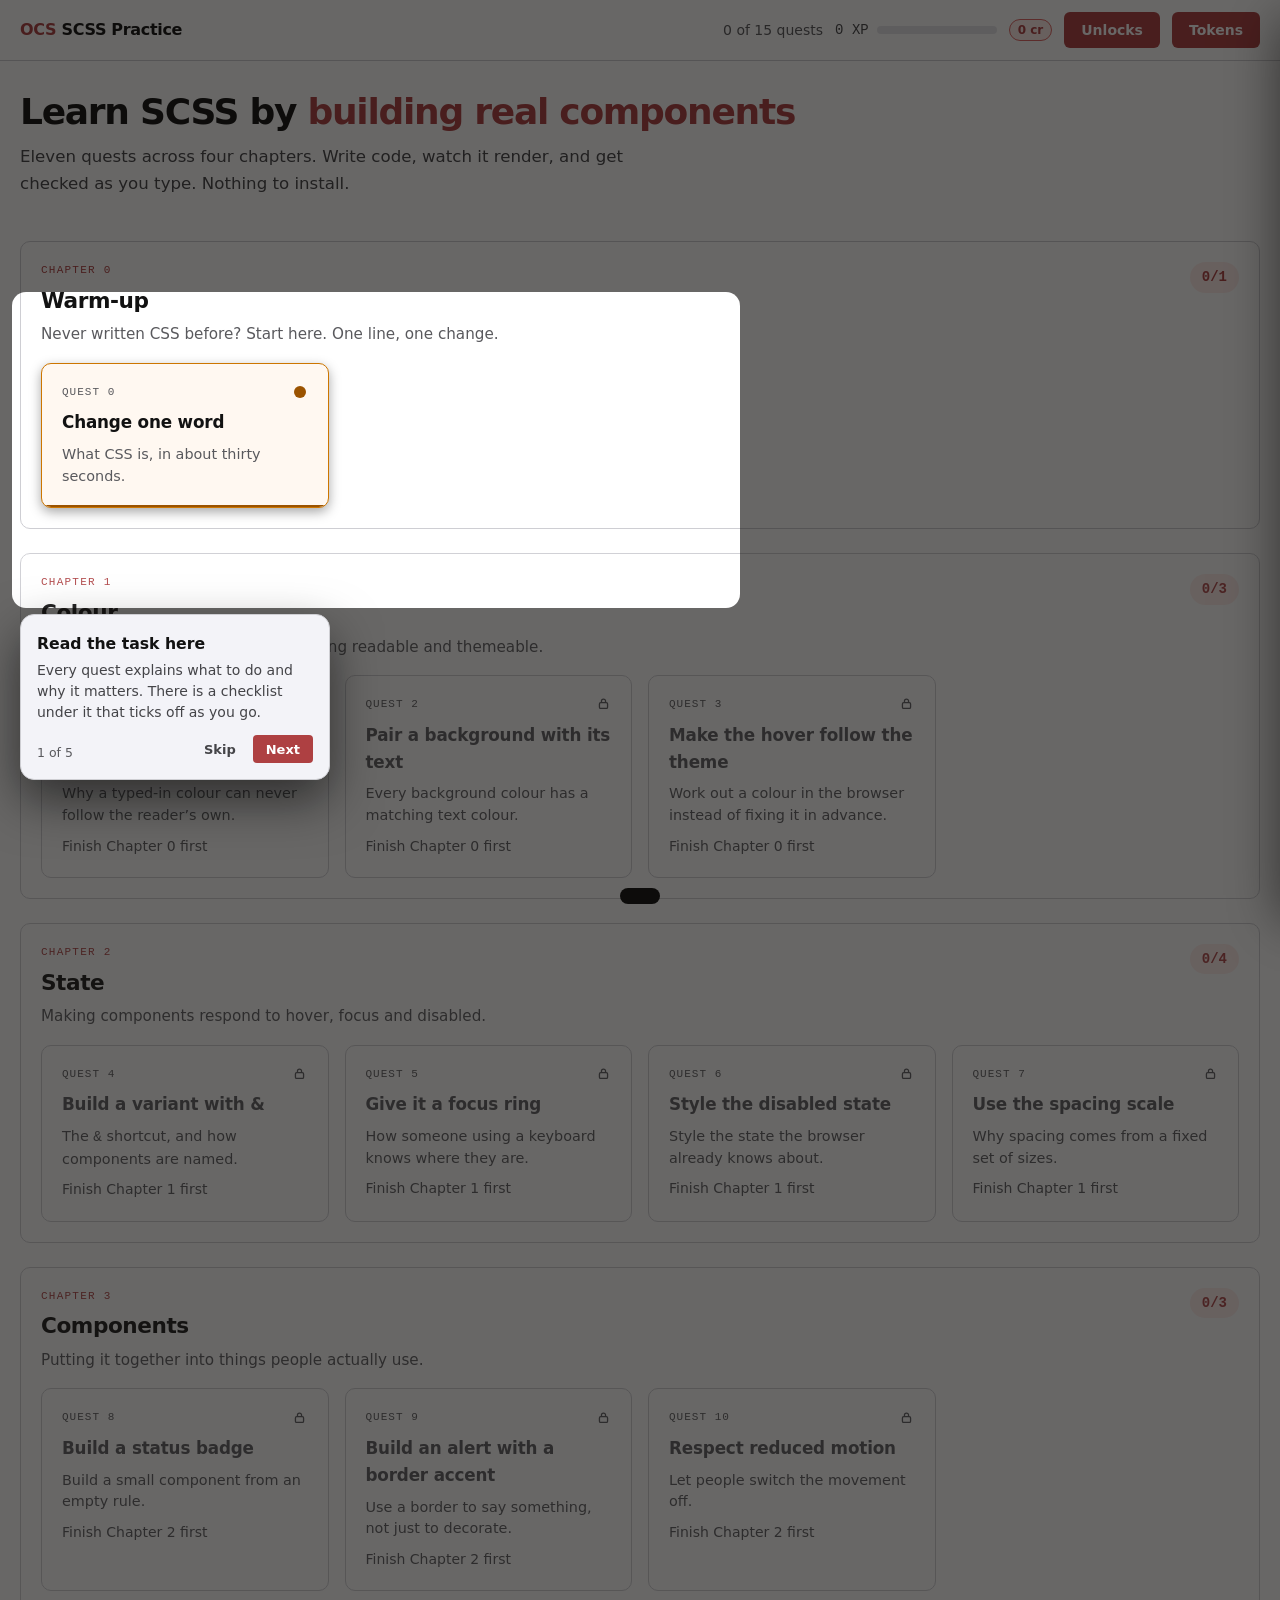
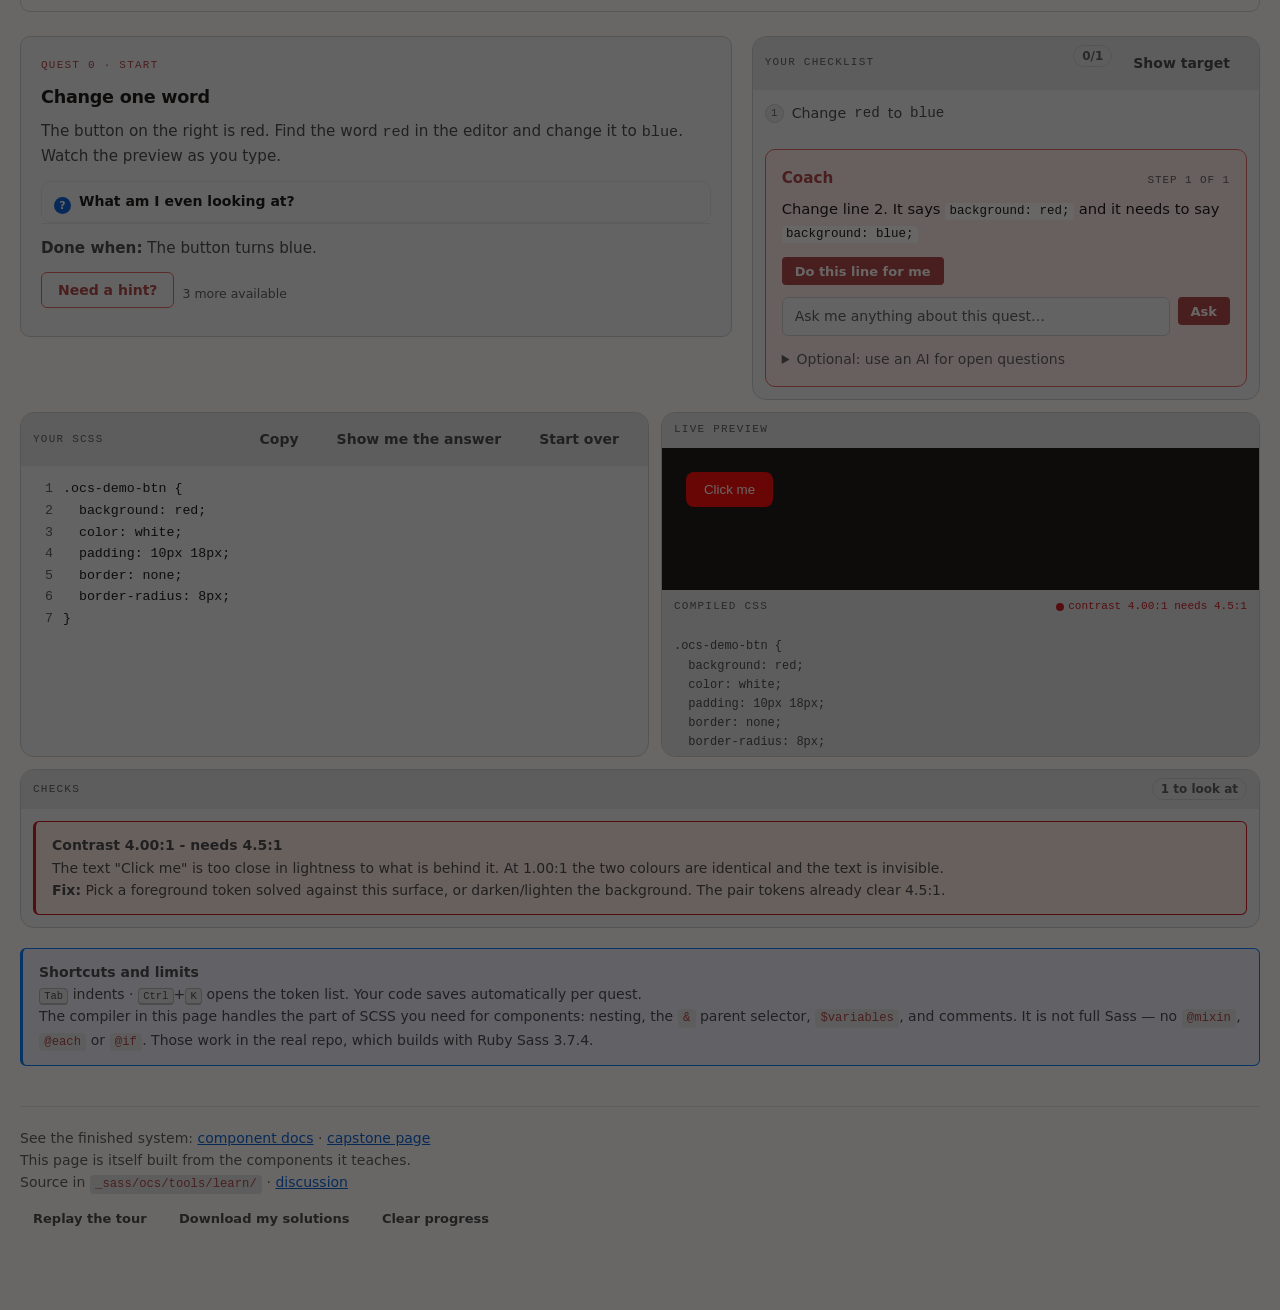
<file: learn.html>
<!-- Built by _sass/ocs/tools/learn/build.py from the parts in that folder. Edit the parts, not this file. -->
<!doctype html>
<html lang="en"><head>
<meta charset="utf-8">
<title>SCSS Practice — OCS</title>
<meta name="viewport" content="width=device-width, initial-scale=1">
<meta name="description" content="Learn SCSS by building real components for the Open Coding Society design system.">
<link rel="preconnect" href="https://fonts.googleapis.com">
<link rel="preconnect" href="https://fonts.gstatic.com" crossorigin>
<link rel="stylesheet" href="https://fonts.googleapis.com/css2?family=IBM+Plex+Sans:wght@400;500;600;700&family=IBM+Plex+Mono:wght@400;500&display=swap">
<style>/*!
 * OCS Design System -- GENERATED FILE, DO NOT EDIT
 *
 * Source:    _sass/ocs/
 * Generator: _sass/ocs/tools/build.sh
 * Rebuild:   bash _sass/ocs/tools/build.sh
 *
 * Hand-edits here are destroyed on the next build. Change the SCSS instead.
 */
:root {
  --ocs-surface-base: #121212;
  --ocs-surface-raised: #1C1C1E;
  --ocs-surface-elevated: #2C2C2E;
  --ocs-surface-overlay: rgba(0, 0, 0, 0.72);
  --ocs-text: #FFFFFF;
  --ocs-text-secondary: #E1E1E6;
  --ocs-text-muted: #949498;
  --ocs-text-inverse: #121212;
  --ocs-coral-50: #FFD7D1;
  --ocs-coral-100: #FFC8C2;
  --ocs-coral-200: #FFAFAA;
  --ocs-coral-300: #FF9490;
  --ocs-coral-400: #F27A77;
  --ocs-coral-500: #E06665;
  --ocs-coral-600: #BA4C4C;
  --ocs-coral-700: #9C3739;
  --ocs-coral-800: #7F2228;
  --ocs-coral-900: #630C17;
  --ocs-neutral-50: #F3F3F8;
  --ocs-neutral-100: #E5E5E9;
  --ocs-neutral-200: #CECED3;
  --ocs-neutral-300: #B6B6BA;
  --ocs-neutral-400: #9D9DA2;
  --ocs-neutral-500: #8E8E93;
  --ocs-neutral-600: #6F6F74;
  --ocs-neutral-700: #59595D;
  --ocs-neutral-800: #444448;
  --ocs-neutral-900: #303033;
  --ocs-brand: #EA706E;
  --ocs-brand-border: #E06665;
  --ocs-brand-bg: #3B2827;
  --ocs-info: #5293FF;
  --ocs-info-border: #007AFF;
  --ocs-info-bg: #272B3F;
  --ocs-success: #34C759;
  --ocs-success-border: #34C759;
  --ocs-success-bg: #283929;
  --ocs-warning: #FF9F0A;
  --ocs-warning-border: #FF9F0A;
  --ocs-warning-bg: #423220;
  --ocs-danger: #FF5E4D;
  --ocs-danger-border: #FF453A;
  --ocs-danger-bg: #412520;
  --ocs-accent: var(--ocs-brand);
  --ocs-accent-border: var(--ocs-brand-border);
  --ocs-accent-bg: var(--ocs-brand-bg);
  --ocs-accent-contrast: #121212;
  --ocs-border: #444448;
  --ocs-border-strong: #59595D;
  --ocs-border-subtle: #303033;
  --ocs-radius-none: 0;
  --ocs-radius-sm: 4px;
  --ocs-radius-md: 6px;
  --ocs-radius-lg: 10px;
  --ocs-radius-xl: 14px;
  --ocs-radius-full: 999px;
  --ocs-space-0: 0;
  --ocs-space-1: 0.25rem;
  --ocs-space-2: 0.5rem;
  --ocs-space-3: 0.75rem;
  --ocs-space-4: 1rem;
  --ocs-space-5: 1.25rem;
  --ocs-space-6: 1.5rem;
  --ocs-space-8: 2rem;
  --ocs-space-10: 2.5rem;
  --ocs-space-12: 3rem;
  --ocs-space-16: 4rem;
  --ocs-font-sans: var(--pref-font-family, Inter, system-ui, -apple-system, Segoe UI, Roboto, Helvetica Neue, Arial, sans-serif);
  --ocs-font-mono: Menlo, Monaco, Consolas, Roboto Mono, Ubuntu Mono, Liberation Mono, Courier New, monospace;
  --ocs-shadow-sm: 0 1px 2px rgba(0, 0, 0, 0.3);
  --ocs-shadow-md: 0 4px 12px rgba(0, 0, 0, 0.35);
  --ocs-shadow-lg: 0 10px 30px rgba(0, 0, 0, 0.45);
  --ocs-shadow-xl: 0 20px 50px rgba(0, 0, 0, 0.55);
  --ocs-duration-fast: 120ms;
  --ocs-duration-base: 180ms;
  --ocs-duration-slow: 280ms;
  --ocs-ease: cubic-bezier(0.2, 0, 0, 1);
  --ocs-focus-ring: 0 0 0 2px var(--ocs-surface-base), 0 0 0 4px var(--ocs-accent);
}

@supports (color: color-mix(in srgb, red 50%, blue)) {
  .user-theme-active {
    --ocs-accent: var(--pref-accent-color, var(--ocs-brand));
    --ocs-accent-border: var(--pref-accent-color, var(--ocs-brand-border));
    --ocs-accent-bg: color-mix(in srgb, var(--pref-accent-color, #EA706E) 8%, var(--pref-bg-color, #121212));
    --ocs-surface-base: var(--pref-bg-color, #121212);
    --ocs-surface-raised: color-mix(in srgb, var(--pref-bg-color, #121212) 94%, var(--pref-text-color, #FFFFFF) 6%);
    --ocs-surface-elevated: color-mix(in srgb, var(--pref-bg-color, #121212) 88%, var(--pref-text-color, #FFFFFF) 12%);
    --ocs-text: var(--pref-text-color, #FFFFFF);
    --ocs-text-secondary: color-mix(in srgb, var(--pref-text-color, #FFFFFF) 88%, transparent);
    --ocs-text-muted: color-mix(in srgb, var(--pref-text-color, #FFFFFF) 64%, var(--pref-bg-color, #121212));
    --ocs-border: color-mix(in srgb, var(--pref-text-color, #FFFFFF) 22%, var(--pref-bg-color, #121212));
    --ocs-border-strong: color-mix(in srgb, var(--pref-text-color, #FFFFFF) 34%, var(--pref-bg-color, #121212));
    --ocs-border-subtle: color-mix(in srgb, var(--pref-text-color, #FFFFFF) 12%, var(--pref-bg-color, #121212));
  }
}
.ocs-light {
  --ocs-surface-base: #FFFFFF;
  --ocs-surface-raised: #F3F3F8;
  --ocs-surface-elevated: #E5E5E9;
  --ocs-surface-overlay: rgba(0, 0, 0, 0.45);
  --ocs-text: #121212;
  --ocs-text-secondary: #444448;
  --ocs-text-muted: #59595D;
  --ocs-text-inverse: #FFFFFF;
  --ocs-border: #CECED3;
  --ocs-border-strong: #B6B6BA;
  --ocs-border-subtle: #E5E5E9;
  --ocs-brand: #AE4042;
  --ocs-brand-border: #DF6564;
  --ocs-brand-bg: #FFEDEB;
  --ocs-info: #005ED9;
  --ocs-info-border: #007AFF;
  --ocs-info-bg: #EDF0FF;
  --ocs-success: #007617;
  --ocs-success-border: #00A237;
  --ocs-success-bg: #E8FCE8;
  --ocs-warning: #9B5300;
  --ocs-warning-border: #CD7600;
  --ocs-warning-bg: #FFEEDB;
  --ocs-danger: #CA121B;
  --ocs-danger-border: #CA121B;
  --ocs-danger-bg: #FFEDE6;
  --ocs-accent: #AE4042;
  --ocs-accent-border: #DF6564;
  --ocs-accent-bg: #FFEDEB;
  --ocs-accent-contrast: #FFFFFF;
}

.ocs-sr-only {
  position: absolute !important;
  width: 1px !important;
  height: 1px !important;
  padding: 0 !important;
  margin: -1px !important;
  overflow: hidden !important;
  clip: rect(0, 0, 0, 0) !important;
  white-space: nowrap !important;
  border: 0 !important;
}

.ocs-sr-only--focusable:focus-visible {
  position: static !important;
  width: auto !important;
  height: auto !important;
  margin: 0 !important;
  overflow: visible !important;
  clip: auto !important;
  white-space: normal !important;
}

.ocs-skip-link {
  position: absolute;
  top: 0.5rem;
  left: 0.5rem;
  z-index: 10001;
  padding: 0.5rem 1rem;
  border-radius: var(--ocs-radius-md);
  background: var(--ocs-accent);
  color: var(--ocs-accent-contrast);
  font-weight: 600;
  text-decoration: none;
  transform: translateY(-200%);
  transition: transform var(--ocs-duration-fast) var(--ocs-ease);
}
.ocs-skip-link:focus-visible {
  transform: translateY(0);
  outline: 2px solid var(--ocs-accent);
  outline-offset: 2px;
  box-shadow: 0 0 0 2px var(--ocs-surface-base);
}

@media (prefers-reduced-motion: reduce) {
  [class*=ocs-],
  [class*=ocs-]::before,
  [class*=ocs-]::after {
    animation-duration: 0.01ms !important;
    animation-iteration-count: 1 !important;
    transition-duration: 0.01ms !important;
    scroll-behavior: auto !important;
  }
}
@media (forced-colors: active) {
  .ocs-btn, .ocs__btn,
  .ocs-input,
  .ocs-select,
  .ocs-textarea,
  .ocs-card,
  .ocs-alert {
    border: 1px solid ButtonBorder;
  }
  .ocs-btn:focus-visible, .ocs__btn:focus-visible,
  .ocs-input:focus-visible {
    outline: 2px solid Highlight;
  }
}
.ocs-btn, .ocs__btn {
  --btn-bg: var(--ocs-accent);
  --btn-fg: var(--ocs-accent-contrast);
  --btn-border: transparent;
  --btn-bg-hover: color-mix(in srgb, var(--ocs-accent) 86%, #fff);
  --btn-bg-active: color-mix(in srgb, var(--ocs-accent) 78%, #000);
  display: inline-flex;
  align-items: center;
  justify-content: center;
  gap: 0.5rem;
  height: 2.25rem;
  padding-inline: 1rem;
  border: 1px solid var(--btn-border);
  border-radius: var(--ocs-radius-md);
  background: var(--btn-bg);
  color: var(--btn-fg);
}
.ocs-btn.ocs-btn, .ocs__btn {
  background: var(--btn-bg);
  color: var(--btn-fg);
  border: 1px solid var(--btn-border);
}
.ocs-btn, .ocs__btn {
  font-family: var(--ocs-font-sans);
  font-size: 0.875rem;
  font-weight: 600;
  line-height: 1;
  letter-spacing: 0;
  text-align: center;
  text-decoration: none;
  white-space: nowrap;
  cursor: pointer;
  user-select: none;
  transition: background-color var(--ocs-duration-fast) var(--ocs-ease), border-color var(--ocs-duration-fast) var(--ocs-ease), color var(--ocs-duration-fast) var(--ocs-ease);
}
.ocs-btn:focus, .ocs__btn:focus {
  outline: none;
}
.ocs-btn:focus-visible, .ocs__btn:focus-visible {
  outline: 2px solid var(--ocs-accent);
  outline-offset: 2px;
  box-shadow: 0 0 0 2px var(--ocs-surface-base);
}
.ocs-btn:hover:not(:disabled):not([aria-disabled=true]), .ocs__btn:hover:not(:disabled):not([aria-disabled=true]) {
  background: var(--btn-bg-hover);
}
.ocs-btn:active:not(:disabled):not([aria-disabled=true]), .ocs__btn:active:not(:disabled):not([aria-disabled=true]) {
  background: var(--btn-bg-active);
}
.ocs-btn:disabled, .ocs__btn:disabled, .ocs-btn[aria-disabled=true], [aria-disabled=true].ocs__btn {
  opacity: 0.45;
  cursor: not-allowed;
  pointer-events: none;
}
.ocs-btn svg, .ocs__btn svg,
.ocs-btn .ocs-btn__icon,
.ocs__btn .ocs-btn__icon {
  flex: 0 0 auto;
  width: 1em;
  height: 1em;
  fill: currentColor;
}
.ocs-btn--primary {
  --btn-bg: var(--ocs-accent);
  --btn-fg: var(--ocs-accent-contrast);
  --btn-border: transparent;
}
.ocs-btn--secondary {
  --btn-bg: transparent;
  --btn-fg: var(--ocs-accent);
  --btn-border: var(--ocs-accent-border);
  --btn-bg-hover: var(--ocs-accent-bg);
  --btn-bg-active: color-mix(in srgb, var(--ocs-accent-bg) 70%, #000);
}
.ocs-btn--ghost {
  --btn-bg: transparent;
  --btn-fg: var(--ocs-text-secondary);
  --btn-border: transparent;
  --btn-bg-hover: var(--ocs-surface-elevated);
  --btn-bg-active: var(--ocs-surface-raised);
}
.ocs-btn--ghost:hover:not(:disabled) {
  color: var(--ocs-text);
}
.ocs-btn--danger {
  --btn-bg: var(--ocs-danger-border);
  --btn-fg: var(--ocs-text-inverse);
  --btn-border: transparent;
  --btn-bg-hover: color-mix(in srgb, var(--ocs-danger-border) 86%, #fff);
  --btn-bg-active: color-mix(in srgb, var(--ocs-danger-border) 78%, #000);
}
.ocs-btn--sm, .ocs__btn.small {
  height: 1.75rem;
  padding-inline: 0.75rem;
  font-size: 0.8125rem;
  border-radius: var(--ocs-radius-sm);
}
.ocs-btn--lg, .ocs__btn.large {
  height: 2.75rem;
  padding-inline: 1.5rem;
  font-size: 1rem;
  border-radius: var(--ocs-radius-lg);
}
.ocs-btn--icon, .ocs__btn--icon {
  width: 2.25rem;
  padding-inline: 0;
}
.ocs-btn--icon.ocs-btn--sm, .ocs-btn--sm.ocs__btn--icon, .ocs-btn--icon.ocs__btn.small, .ocs__btn--icon.ocs__btn.small {
  width: 1.75rem;
}
.ocs-btn--icon.ocs-btn--lg, .ocs-btn--lg.ocs__btn--icon, .ocs-btn--icon.ocs__btn.large, .ocs__btn--icon.ocs__btn.large {
  width: 2.75rem;
}
.ocs-btn--pill {
  border-radius: var(--ocs-radius-full);
}
.ocs-btn--block {
  display: flex;
  width: 100%;
}
.ocs-btn[aria-busy=true], [aria-busy=true].ocs__btn {
  cursor: progress;
  pointer-events: none;
}
.ocs-btn[aria-busy=true]::after, [aria-busy=true].ocs__btn::after {
  content: "";
  width: 0.875em;
  height: 0.875em;
  border: 2px solid currentColor;
  border-top-color: transparent;
  border-radius: 50%;
  animation: ocs-spin 0.6s linear infinite;
}

@media (pointer: coarse) {
  .ocs-btn, .ocs__btn {
    position: relative;
  }
  .ocs-btn::before, .ocs__btn::before {
    content: "";
    position: absolute;
    inset: 50% auto auto 50%;
    width: max(100%, 44px);
    height: max(100%, 44px);
    transform: translate(-50%, -50%);
  }
}
@keyframes ocs-spin {
  to {
    transform: rotate(360deg);
  }
}
.ocs-btn-group {
  display: inline-flex;
}
.ocs-btn-group .ocs-btn, .ocs-btn-group .ocs__btn {
  border-radius: 0;
}
.ocs-btn-group .ocs-btn:first-child, .ocs-btn-group .ocs__btn:first-child {
  border-start-start-radius: var(--ocs-radius-md);
  border-end-start-radius: var(--ocs-radius-md);
}
.ocs-btn-group .ocs-btn:last-child, .ocs-btn-group .ocs__btn:last-child {
  border-start-end-radius: var(--ocs-radius-md);
  border-end-end-radius: var(--ocs-radius-md);
}
.ocs-btn-group .ocs-btn:not(:first-child), .ocs-btn-group .ocs__btn:not(:first-child) {
  margin-inline-start: -1px;
}
.ocs-btn-group .ocs-btn:focus-visible, .ocs-btn-group .ocs__btn:focus-visible {
  z-index: 1;
}

.ocs-field {
  display: flex;
  flex-direction: column;
  gap: 0.5rem;
  margin-block-end: 1rem;
}
.ocs-field--inline {
  flex-direction: row;
  align-items: center;
  gap: 0.75rem;
}

.ocs-label {
  font-family: var(--ocs-font-sans);
  font-size: 0.875rem;
  font-weight: 600;
  line-height: 1.5;
  color: var(--ocs-text-secondary);
}
.ocs-label--required::after {
  content: " *";
  color: var(--ocs-danger);
}

.ocs-input {
  width: 100%;
  min-height: 2.25rem;
  padding: 0.5rem 0.75rem;
  border: 1px solid var(--ocs-border);
  border-radius: var(--ocs-radius-md);
  background: var(--ocs-surface-raised);
  color: var(--ocs-text);
}
.ocs-input.ocs-input {
  border: 1px solid var(--ocs-border);
  background: var(--ocs-surface-raised);
  color: var(--ocs-text);
}
.ocs-input {
  font-family: var(--ocs-font-sans);
  font-size: 0.875rem;
  line-height: 1.5;
  transition: border-color var(--ocs-duration-fast) var(--ocs-ease), background-color var(--ocs-duration-fast) var(--ocs-ease);
}
.ocs-input::placeholder {
  color: var(--ocs-text-muted);
  opacity: 1;
}
.ocs-input:hover:not(:disabled) {
  border-color: var(--ocs-border-strong);
}
.ocs-input:focus {
  outline: none;
}
.ocs-input:focus-visible {
  border-color: var(--ocs-accent);
  outline: 2px solid var(--ocs-accent);
  outline-offset: 1px;
  box-shadow: 0 0 0 1px var(--ocs-surface-base);
}
.ocs-input:disabled {
  opacity: 0.5;
  cursor: not-allowed;
  background: var(--ocs-surface-base);
}
.ocs-input[aria-invalid=true] {
  border-color: var(--ocs-danger-border);
}
.ocs-input[aria-invalid=true]:focus-visible {
  outline-color: var(--ocs-danger-border);
}
.ocs-input[readonly] {
  background: var(--ocs-surface-base);
  color: var(--ocs-text-secondary);
}

.ocs-textarea {
  width: 100%;
  min-height: 2.25rem;
  padding: 0.5rem 0.75rem;
  border: 1px solid var(--ocs-border);
  border-radius: var(--ocs-radius-md);
  background: var(--ocs-surface-raised);
  color: var(--ocs-text);
}
.ocs-textarea.ocs-textarea {
  border: 1px solid var(--ocs-border);
  background: var(--ocs-surface-raised);
  color: var(--ocs-text);
}
.ocs-textarea {
  font-family: var(--ocs-font-sans);
  font-size: 0.875rem;
  line-height: 1.5;
  transition: border-color var(--ocs-duration-fast) var(--ocs-ease), background-color var(--ocs-duration-fast) var(--ocs-ease);
}
.ocs-textarea::placeholder {
  color: var(--ocs-text-muted);
  opacity: 1;
}
.ocs-textarea:hover:not(:disabled) {
  border-color: var(--ocs-border-strong);
}
.ocs-textarea:focus {
  outline: none;
}
.ocs-textarea:focus-visible {
  border-color: var(--ocs-accent);
  outline: 2px solid var(--ocs-accent);
  outline-offset: 1px;
  box-shadow: 0 0 0 1px var(--ocs-surface-base);
}
.ocs-textarea:disabled {
  opacity: 0.5;
  cursor: not-allowed;
  background: var(--ocs-surface-base);
}
.ocs-textarea[aria-invalid=true] {
  border-color: var(--ocs-danger-border);
}
.ocs-textarea[aria-invalid=true]:focus-visible {
  outline-color: var(--ocs-danger-border);
}
.ocs-textarea[readonly] {
  background: var(--ocs-surface-base);
  color: var(--ocs-text-secondary);
}
.ocs-textarea {
  min-height: 5rem;
  resize: vertical;
  line-height: 1.6;
}

.ocs-select {
  width: 100%;
  min-height: 2.25rem;
  padding: 0.5rem 0.75rem;
  border: 1px solid var(--ocs-border);
  border-radius: var(--ocs-radius-md);
  background: var(--ocs-surface-raised);
  color: var(--ocs-text);
}
.ocs-select.ocs-select {
  border: 1px solid var(--ocs-border);
  background: var(--ocs-surface-raised);
  color: var(--ocs-text);
}
.ocs-select {
  font-family: var(--ocs-font-sans);
  font-size: 0.875rem;
  line-height: 1.5;
  transition: border-color var(--ocs-duration-fast) var(--ocs-ease), background-color var(--ocs-duration-fast) var(--ocs-ease);
}
.ocs-select::placeholder {
  color: var(--ocs-text-muted);
  opacity: 1;
}
.ocs-select:hover:not(:disabled) {
  border-color: var(--ocs-border-strong);
}
.ocs-select:focus {
  outline: none;
}
.ocs-select:focus-visible {
  border-color: var(--ocs-accent);
  outline: 2px solid var(--ocs-accent);
  outline-offset: 1px;
  box-shadow: 0 0 0 1px var(--ocs-surface-base);
}
.ocs-select:disabled {
  opacity: 0.5;
  cursor: not-allowed;
  background: var(--ocs-surface-base);
}
.ocs-select[aria-invalid=true] {
  border-color: var(--ocs-danger-border);
}
.ocs-select[aria-invalid=true]:focus-visible {
  outline-color: var(--ocs-danger-border);
}
.ocs-select[readonly] {
  background: var(--ocs-surface-base);
  color: var(--ocs-text-secondary);
}
.ocs-select {
  appearance: none;
  padding-inline-end: 2rem;
  background-image: url("data:image/svg+xml,%3Csvg xmlns='http://www.w3.org/2000/svg' width='12' height='8' viewBox='0 0 12 8'%3E%3Cpath d='M1 1.5 6 6.5 11 1.5' fill='none' stroke='%23949498' stroke-width='1.75' stroke-linecap='round' stroke-linejoin='round'/%3E%3C/svg%3E");
  background-repeat: no-repeat;
  background-position: right 0.75rem center;
  background-size: 12px 8px;
  cursor: pointer;
}
.ocs-select option {
  background: var(--ocs-surface-elevated);
  color: var(--ocs-text);
}

.ocs-check {
  display: flex;
  align-items: flex-start;
  gap: 0.5rem;
  cursor: pointer;
  font-family: var(--ocs-font-sans);
  font-size: 0.875rem;
  line-height: 1.5;
  color: var(--ocs-text-secondary);
}
.ocs-check input[type=checkbox],
.ocs-check input[type=radio] {
  flex: 0 0 auto;
  appearance: none;
  width: 1rem;
  height: 1rem;
  margin: 0;
  margin-block-start: 0.125rem;
  border: 1px solid var(--ocs-border-strong);
  background: var(--ocs-surface-raised);
  cursor: pointer;
  transition: background-color var(--ocs-duration-fast) var(--ocs-ease), border-color var(--ocs-duration-fast) var(--ocs-ease);
}
.ocs-check input[type=checkbox]:hover:not(:disabled),
.ocs-check input[type=radio]:hover:not(:disabled) {
  border-color: var(--ocs-accent);
}
.ocs-check input[type=checkbox]:checked,
.ocs-check input[type=radio]:checked {
  background-color: var(--ocs-accent);
  border-color: var(--ocs-accent);
  background-repeat: no-repeat;
  background-position: center;
}
.ocs-check input[type=checkbox]:focus,
.ocs-check input[type=radio]:focus {
  outline: none;
}
.ocs-check input[type=checkbox]:focus-visible,
.ocs-check input[type=radio]:focus-visible {
  outline: 2px solid var(--ocs-accent);
  outline-offset: 2px;
  box-shadow: 0 0 0 2px var(--ocs-surface-base);
}
.ocs-check input[type=checkbox]:disabled,
.ocs-check input[type=radio]:disabled {
  opacity: 0.5;
  cursor: not-allowed;
}
.ocs-check input[type=checkbox] {
  border-radius: var(--ocs-radius-sm);
}
.ocs-check input[type=checkbox]:checked {
  background-image: url("data:image/svg+xml,%3Csvg xmlns='http://www.w3.org/2000/svg' width='12' height='10' viewBox='0 0 12 10'%3E%3Cpath d='M1 5 4.5 8.5 11 1.5' fill='none' stroke='%23121212' stroke-width='2' stroke-linecap='round' stroke-linejoin='round'/%3E%3C/svg%3E");
  background-size: 10px 8px;
}
.ocs-check input[type=checkbox]:indeterminate {
  background-color: var(--ocs-accent);
  border-color: var(--ocs-accent);
  background-image: url("data:image/svg+xml,%3Csvg xmlns='http://www.w3.org/2000/svg' width='10' height='2' viewBox='0 0 10 2'%3E%3Cpath d='M1 1h8' fill='none' stroke='%23121212' stroke-width='2' stroke-linecap='round'/%3E%3C/svg%3E");
  background-size: 8px 2px;
  background-repeat: no-repeat;
  background-position: center;
}
.ocs-check input[type=radio] {
  border-radius: var(--ocs-radius-full);
}
.ocs-check input[type=radio]:checked {
  background-image: radial-gradient(circle, var(--ocs-surface-base) 0 3px, transparent 3.5px);
}

.ocs-switch {
  display: inline-flex;
  align-items: center;
  gap: 0.75rem;
  cursor: pointer;
  font-family: var(--ocs-font-sans);
  font-size: 0.875rem;
  color: var(--ocs-text-secondary);
}
.ocs-switch input[type=checkbox] {
  appearance: none;
  position: relative;
  flex: 0 0 auto;
  width: 2.25rem;
  height: 1.25rem;
  margin: 0;
  border: 1px solid var(--ocs-border-strong);
  border-radius: var(--ocs-radius-full);
  background: var(--ocs-surface-elevated);
  cursor: pointer;
  transition: background-color var(--ocs-duration-base) var(--ocs-ease), border-color var(--ocs-duration-base) var(--ocs-ease);
}
.ocs-switch input[type=checkbox]::after {
  content: "";
  position: absolute;
  inset-block-start: 50%;
  inset-inline-start: 2px;
  width: 0.875rem;
  height: 0.875rem;
  border-radius: 50%;
  background: var(--ocs-text-secondary);
  transform: translateY(-50%);
  transition: transform var(--ocs-duration-base) var(--ocs-ease), background-color var(--ocs-duration-base) var(--ocs-ease);
}
.ocs-switch input[type=checkbox]:checked {
  background: var(--ocs-accent);
  border-color: var(--ocs-accent);
}
.ocs-switch input[type=checkbox]:checked::after {
  background: var(--ocs-surface-base);
  transform: translate(1rem, -50%);
}
.ocs-switch input[type=checkbox]:focus {
  outline: none;
}
.ocs-switch input[type=checkbox]:focus-visible {
  outline: 2px solid var(--ocs-accent);
  outline-offset: 2px;
  box-shadow: 0 0 0 2px var(--ocs-surface-base);
}
.ocs-switch input[type=checkbox]:disabled {
  opacity: 0.5;
  cursor: not-allowed;
}

.ocs-help {
  margin: 0;
  font-family: var(--ocs-font-sans);
  font-size: 0.8125rem;
  line-height: 1.5;
  color: var(--ocs-text-muted);
}

.ocs-error {
  display: flex;
  align-items: center;
  gap: 0.5rem;
  margin: 0;
  font-family: var(--ocs-font-sans);
  font-size: 0.8125rem;
  line-height: 1.5;
  color: var(--ocs-danger);
}
.ocs-error svg {
  flex: 0 0 auto;
  width: 1em;
  height: 1em;
  fill: currentColor;
}

.ocs-fieldset {
  margin: 0 0 1.5rem;
  padding: 1rem;
  border: 1px solid var(--ocs-border);
  border-radius: var(--ocs-radius-lg);
}
.ocs-fieldset > legend {
  padding-inline: 0.5rem;
  font-family: var(--ocs-font-sans);
  font-size: 0.875rem;
  font-weight: 600;
  color: var(--ocs-text);
}

.ocs-card {
  display: flex;
  flex-direction: column;
  border: 1px solid var(--ocs-border);
  border-radius: var(--ocs-radius-lg);
  background: var(--ocs-surface-raised);
  color: var(--ocs-text);
  overflow: hidden;
}
.ocs-card__header {
  display: flex;
  align-items: center;
  justify-content: space-between;
  gap: 0.75rem;
  padding: 1rem;
  border-block-end: 1px solid var(--ocs-border-subtle);
}
.ocs-card__title {
  margin: 0;
  font-family: var(--ocs-font-sans);
  font-size: 1rem;
  font-weight: 600;
  line-height: 1.5;
  color: var(--ocs-text);
}
.ocs-card__subtitle {
  margin: 0.25rem 0 0;
  font-size: 0.875rem;
  line-height: 1.5;
  color: var(--ocs-text-muted);
}
.ocs-card__body {
  flex: 1 1 auto;
  padding: 1rem;
  font-size: 0.875rem;
  line-height: 1.6;
  color: var(--ocs-text-secondary);
}
.ocs-card__body > :first-child {
  margin-block-start: 0;
}
.ocs-card__body > :last-child {
  margin-block-end: 0;
}
.ocs-card__footer {
  display: flex;
  align-items: center;
  gap: 0.5rem;
  padding: 1rem;
  border-block-start: 1px solid var(--ocs-border-subtle);
}
.ocs-card__media {
  display: block;
  width: 100%;
  height: auto;
  object-fit: cover;
}
.ocs-card--flush .ocs-card__header,
.ocs-card--flush .ocs-card__body,
.ocs-card--flush .ocs-card__footer {
  padding-inline: 0;
}
.ocs-card--interactive {
  text-align: start;
  text-decoration: none;
  cursor: pointer;
  transition: border-color var(--ocs-duration-fast) var(--ocs-ease), background-color var(--ocs-duration-fast) var(--ocs-ease);
}
.ocs-card--interactive:focus {
  outline: none;
}
.ocs-card--interactive:focus-visible {
  outline: 2px solid var(--ocs-accent);
  outline-offset: 2px;
  box-shadow: 0 0 0 2px var(--ocs-surface-base);
}
.ocs-card--interactive:hover {
  border-color: var(--ocs-accent-border);
  background: var(--ocs-surface-elevated);
}
.ocs-card--stat {
  padding: 1rem;
  gap: 0.25rem;
}
.ocs-card__stat-value {
  font-family: var(--ocs-font-sans);
  font-size: 2rem;
  font-weight: 600;
  line-height: 1.1;
  letter-spacing: -0.02em;
  color: var(--ocs-text);
  font-variant-numeric: tabular-nums;
}
.ocs-card__stat-label {
  font-size: 0.75rem;
  font-weight: 600;
  letter-spacing: 0.06em;
  text-transform: uppercase;
  color: var(--ocs-text-muted);
}

.ocs-card-grid {
  display: grid;
  gap: 1rem;
  grid-template-columns: repeat(auto-fit, minmax(min(260px, 100%), 1fr));
}

.ocs-alert {
  --alert-fg: var(--ocs-info);
  --alert-border: var(--ocs-info-border);
  --alert-bg: var(--ocs-info-bg);
  display: flex;
  align-items: flex-start;
  gap: 0.75rem;
  padding: 0.75rem 1rem;
  border: 1px solid var(--alert-border);
  border-inline-start-width: 3px;
  border-radius: var(--ocs-radius-md);
  background: var(--alert-bg);
  color: var(--ocs-text);
  font-family: var(--ocs-font-sans);
  font-size: 0.875rem;
  line-height: 1.6;
}
.ocs-alert__icon {
  flex: 0 0 auto;
  width: 1.125rem;
  height: 1.125rem;
  margin-block-start: 0.0625rem;
  color: var(--alert-fg);
  fill: currentColor;
}
.ocs-alert__content {
  flex: 1 1 auto;
  min-width: 0;
}
.ocs-alert__title {
  margin: 0 0 0.25rem;
  font-size: 0.875rem;
  font-weight: 600;
  color: var(--alert-fg);
}
.ocs-alert__content > p {
  margin: 0;
  color: var(--ocs-text-secondary);
}
.ocs-alert__close {
  flex: 0 0 auto;
  display: inline-flex;
  align-items: center;
  justify-content: center;
  width: 1.5rem;
  height: 1.5rem;
  padding: 0;
  border: 0;
  border-radius: var(--ocs-radius-sm);
  background: transparent;
  color: var(--ocs-text-muted);
  cursor: pointer;
}
.ocs-alert__close:focus {
  outline: none;
}
.ocs-alert__close:focus-visible {
  outline: 2px solid var(--ocs-accent);
  outline-offset: 1px;
  box-shadow: 0 0 0 1px var(--ocs-surface-base);
}
.ocs-alert__close:hover {
  color: var(--ocs-text);
}
.ocs-alert__close svg {
  flex: 0 0 auto;
  width: 0.875em;
  height: 0.875em;
  fill: currentColor;
}
.ocs-alert--info {
  --alert-fg: var(--ocs-info);
  --alert-border: var(--ocs-info-border);
  --alert-bg: var(--ocs-info-bg);
}
.ocs-alert--success {
  --alert-fg: var(--ocs-success);
  --alert-border: var(--ocs-success-border);
  --alert-bg: var(--ocs-success-bg);
}
.ocs-alert--warning {
  --alert-fg: var(--ocs-warning);
  --alert-border: var(--ocs-warning-border);
  --alert-bg: var(--ocs-warning-bg);
}
.ocs-alert--danger {
  --alert-fg: var(--ocs-danger);
  --alert-border: var(--ocs-danger-border);
  --alert-bg: var(--ocs-danger-bg);
}

.ocs-badge {
  --badge-fg: var(--ocs-text-secondary);
  --badge-bg: var(--ocs-surface-elevated);
  --badge-border: var(--ocs-border);
  display: inline-flex;
  align-items: center;
  gap: 0.25rem;
  height: 1.375rem;
  padding-inline: 0.5rem;
  border: 1px solid var(--badge-border);
  border-radius: var(--ocs-radius-full);
  background: var(--badge-bg);
  color: var(--badge-fg);
  font-family: var(--ocs-font-sans);
  font-size: 0.75rem;
  font-weight: 600;
  line-height: 1;
  white-space: nowrap;
}
.ocs-badge--dot::before {
  content: "";
  width: 0.375rem;
  height: 0.375rem;
  border-radius: 50%;
  background: currentColor;
  flex: 0 0 auto;
}
.ocs-badge--neutral {
  --badge-fg: var(--ocs-text-muted);
  --badge-bg: var(--ocs-surface-elevated);
  --badge-border: var(--ocs-border);
}
.ocs-badge--brand {
  --badge-fg: var(--ocs-brand);
  --badge-bg: var(--ocs-brand-bg);
  --badge-border: var(--ocs-brand-border);
}
.ocs-badge--brand.ocs-badge--solid {
  --badge-fg: #FFFFFF;
  --badge-bg: var(--ocs-brand-border);
  --badge-border: transparent;
}
.ocs-badge--info {
  --badge-fg: var(--ocs-info);
  --badge-bg: var(--ocs-info-bg);
  --badge-border: var(--ocs-info-border);
}
.ocs-badge--info.ocs-badge--solid {
  --badge-fg: #FFFFFF;
  --badge-bg: var(--ocs-info-border);
  --badge-border: transparent;
}
.ocs-badge--success {
  --badge-fg: var(--ocs-success);
  --badge-bg: var(--ocs-success-bg);
  --badge-border: var(--ocs-success-border);
}
.ocs-badge--success.ocs-badge--solid {
  --badge-fg: #FFFFFF;
  --badge-bg: var(--ocs-success-border);
  --badge-border: transparent;
}
.ocs-badge--warning {
  --badge-fg: var(--ocs-warning);
  --badge-bg: var(--ocs-warning-bg);
  --badge-border: var(--ocs-warning-border);
}
.ocs-badge--warning.ocs-badge--solid {
  --badge-fg: #FFFFFF;
  --badge-bg: var(--ocs-warning-border);
  --badge-border: transparent;
}
.ocs-badge--danger {
  --badge-fg: var(--ocs-danger);
  --badge-bg: var(--ocs-danger-bg);
  --badge-border: var(--ocs-danger-border);
}
.ocs-badge--danger.ocs-badge--solid {
  --badge-fg: #FFFFFF;
  --badge-bg: var(--ocs-danger-border);
  --badge-border: transparent;
}
.ocs-badge--code {
  font-family: var(--ocs-font-mono);
  font-weight: 400;
  border-radius: var(--ocs-radius-sm);
}

.ocs-table-wrap {
  width: 100%;
  overflow-x: auto;
  border: 1px solid var(--ocs-border);
  border-radius: var(--ocs-radius-lg);
  -webkit-overflow-scrolling: touch;
}
.ocs-table-wrap:focus-visible {
  outline: 2px solid var(--ocs-accent);
  outline-offset: -2px;
}

.ocs-table {
  width: 100%;
  border-collapse: collapse;
  background: var(--ocs-surface-raised);
  font-family: var(--ocs-font-sans);
  font-size: 0.875rem;
  line-height: 1.5;
  color: var(--ocs-text-secondary);
}
.ocs-table caption {
  padding: 0.75rem 1rem;
  text-align: start;
  font-weight: 600;
  color: var(--ocs-text);
}
.ocs-table thead th {
  position: sticky;
  top: 0;
  z-index: 1;
  padding: 0.75rem 1rem;
  border-block-end: 1px solid var(--ocs-border);
  background: var(--ocs-surface-elevated);
  font-size: 0.75rem;
  font-weight: 600;
  letter-spacing: 0.04em;
  text-transform: uppercase;
  text-align: start;
  white-space: nowrap;
  color: var(--ocs-text-muted);
}
.ocs-table tbody td,
.ocs-table tbody th {
  padding: 0.75rem 1rem;
  border-block-end: 1px solid var(--ocs-border-subtle);
  text-align: start;
  font-weight: 400;
}
.ocs-table tbody tr:last-child > * {
  border-block-end: 0;
}
.ocs-table tbody tr:hover {
  background: var(--ocs-surface-elevated);
}
.ocs-table__num {
  text-align: end;
  font-variant-numeric: tabular-nums;
}
.ocs-table--striped tbody tr:nth-child(odd) {
  background: color-mix(in srgb, var(--ocs-surface-elevated) 45%, transparent);
}
.ocs-table--compact thead th,
.ocs-table--compact tbody td,
.ocs-table--compact tbody th {
  padding: 0.5rem 0.75rem;
}
.ocs-table--bordered th, .ocs-table--bordered td {
  border-inline-end: 1px solid var(--ocs-border-subtle);
}
.ocs-table--bordered th:last-child, .ocs-table--bordered td:last-child {
  border-inline-end: 0;
}

.ocs-pagination {
  display: flex;
  align-items: center;
  gap: 0.25rem;
  list-style: none;
  margin: 0;
  padding: 0.75rem 1rem;
}
.ocs-pagination li {
  display: flex;
}
.ocs-pagination__link {
  display: inline-flex;
  align-items: center;
  justify-content: center;
  min-width: 2rem;
  height: 2rem;
  padding-inline: 0.5rem;
  border: 1px solid transparent;
  border-radius: var(--ocs-radius-sm);
  background: transparent;
  color: var(--ocs-text-secondary);
  font-size: 0.875rem;
  text-decoration: none;
  cursor: pointer;
}
.ocs-pagination__link:hover {
  background: var(--ocs-surface-elevated);
}
.ocs-pagination__link:focus {
  outline: none;
}
.ocs-pagination__link:focus-visible {
  outline: 2px solid var(--ocs-accent);
  outline-offset: 2px;
}
.ocs-pagination__link[aria-current=page] {
  border-color: var(--ocs-accent-border);
  color: var(--ocs-accent);
  font-weight: 600;
}
.ocs-pagination__link[aria-disabled=true] {
  opacity: 0.4;
  pointer-events: none;
}

.ocs-modal {
  padding: 0;
  border: 0;
  background: transparent;
  color: var(--ocs-text);
  max-width: min(32rem, 100vw - 2rem);
  max-height: calc(100dvh - 2rem);
  overflow: visible;
}
.ocs-modal::backdrop {
  background: var(--ocs-surface-overlay);
  backdrop-filter: blur(2px);
}
.ocs-modal__panel {
  display: flex;
  flex-direction: column;
  max-height: calc(100dvh - 2rem);
  border: 1px solid var(--ocs-border);
  border-radius: var(--ocs-radius-xl);
  background: var(--ocs-surface-raised);
  box-shadow: var(--ocs-shadow-xl);
  overflow: hidden;
}
.ocs-modal__header {
  display: flex;
  align-items: flex-start;
  justify-content: space-between;
  gap: 1rem;
  padding: 1.25rem 1.25rem 1rem;
}
.ocs-modal__title {
  margin: 0;
  font-family: var(--ocs-font-sans);
  font-size: 1.25rem;
  font-weight: 600;
  line-height: 1.4;
  color: var(--ocs-text);
}
.ocs-modal__close {
  flex: 0 0 auto;
  display: inline-flex;
  align-items: center;
  justify-content: center;
  width: 1.75rem;
  height: 1.75rem;
  padding: 0;
  border: 0;
  border-radius: var(--ocs-radius-sm);
  background: transparent;
  color: var(--ocs-text-muted);
  font-size: 1.25rem;
  line-height: 1;
  cursor: pointer;
}
.ocs-modal__close:focus {
  outline: none;
}
.ocs-modal__close:focus-visible {
  outline: 2px solid var(--ocs-accent);
  outline-offset: 1px;
  box-shadow: 0 0 0 1px var(--ocs-surface-base);
}
.ocs-modal__close:hover {
  background: var(--ocs-surface-elevated);
  color: var(--ocs-text);
}
.ocs-modal__body {
  flex: 1 1 auto;
  overflow-y: auto;
  padding: 0 1.25rem 1.25rem;
  font-size: 0.875rem;
  line-height: 1.6;
  color: var(--ocs-text-secondary);
}
.ocs-modal__body > :first-child {
  margin-block-start: 0;
}
.ocs-modal__body > :last-child {
  margin-block-end: 0;
}
.ocs-modal__footer {
  display: flex;
  align-items: center;
  justify-content: flex-end;
  gap: 0.5rem;
  padding: 1rem 1.25rem;
  border-block-start: 1px solid var(--ocs-border-subtle);
  background: var(--ocs-surface-base);
}
.ocs-modal--danger .ocs-modal__header {
  border-block-end: 2px solid var(--ocs-danger-border);
}
.ocs-modal--wide {
  max-width: min(48rem, 100vw - 2rem);
}

@media (prefers-reduced-motion: no-preference) {
  .ocs-modal[open] .ocs-modal__panel {
    animation: ocs-modal-in var(--ocs-duration-base) var(--ocs-ease);
  }
}
@keyframes ocs-modal-in {
  from {
    opacity: 0;
    transform: translateY(8px) scale(0.98);
  }
  to {
    opacity: 1;
    transform: none;
  }
}
.ocs-topbar {
  display: flex;
  align-items: center;
  gap: 1rem;
  height: 3.5rem;
  padding-inline: 1rem;
  border-block-end: 1px solid var(--ocs-border);
  background: var(--ocs-surface-raised);
}
.ocs-topbar__brand {
  display: inline-flex;
  align-items: center;
  gap: 0.5rem;
  margin-inline-end: 0.5rem;
  flex: 0 0 auto;
  white-space: nowrap;
  font-family: var(--ocs-font-sans);
  font-size: 1rem;
  font-weight: 700;
  color: var(--ocs-text);
  text-decoration: none;
}
.ocs-topbar__brand:focus {
  outline: none;
}
.ocs-topbar__brand:focus-visible {
  outline: 2px solid var(--ocs-accent);
  outline-offset: 2px;
  box-shadow: 0 0 0 2px var(--ocs-surface-base);
}
.ocs-topbar__brand img, .ocs-topbar__brand svg {
  flex: 0 0 auto;
  height: 1.75rem;
  width: auto;
}
@media (max-width: 640px) {
  .ocs-topbar__brand-text {
    display: none;
  }
}
.ocs-topbar__nav {
  display: flex;
  align-items: center;
  gap: 0.25rem;
  margin-inline-end: auto;
  min-width: 0;
  overflow-x: auto;
  scrollbar-width: none;
}
.ocs-topbar__nav::-webkit-scrollbar {
  display: none;
}
.ocs-topbar__link {
  display: inline-flex;
  align-items: center;
  flex: 0 0 auto;
  white-space: nowrap;
  height: 2rem;
  padding-inline: 0.75rem;
  border-radius: var(--ocs-radius-md);
  color: var(--ocs-text-secondary);
  font-size: 0.875rem;
  font-weight: 500;
  text-decoration: none;
}
.ocs-topbar__link:focus {
  outline: none;
}
.ocs-topbar__link:focus-visible {
  outline: 2px solid var(--ocs-accent);
  outline-offset: 2px;
  box-shadow: 0 0 0 2px var(--ocs-surface-base);
}
.ocs-topbar__link:hover {
  background: var(--ocs-surface-elevated);
  color: var(--ocs-text);
}
.ocs-topbar__link[aria-current] {
  color: var(--ocs-accent);
  font-weight: 600;
}
.ocs-topbar__actions {
  display: flex;
  align-items: center;
  gap: 0.5rem;
  flex: 0 0 auto;
}

.ocs-sidenav {
  display: flex;
  flex-direction: column;
  gap: 0.25rem;
  padding: 0.75rem;
}
.ocs-sidenav__section {
  margin-block-start: 1rem;
  padding-inline: 0.75rem;
  padding-block-end: 0.25rem;
  font-size: 0.6875rem;
  font-weight: 600;
  letter-spacing: 0.08em;
  text-transform: uppercase;
  color: var(--ocs-text-muted);
}
.ocs-sidenav__section:first-child {
  margin-block-start: 0;
}
.ocs-sidenav__link {
  display: flex;
  align-items: center;
  gap: 0.75rem;
  padding: 0.5rem 0.75rem;
  border-inline-start: 2px solid transparent;
  border-radius: var(--ocs-radius-md);
  color: var(--ocs-text-secondary);
  font-size: 0.875rem;
  text-decoration: none;
}
.ocs-sidenav__link:focus {
  outline: none;
}
.ocs-sidenav__link:focus-visible {
  outline: 2px solid var(--ocs-accent);
  outline-offset: 2px;
  box-shadow: 0 0 0 2px var(--ocs-surface-base);
}
.ocs-sidenav__link:hover {
  background: var(--ocs-surface-elevated);
  color: var(--ocs-text);
}
.ocs-sidenav__link[aria-current] {
  border-inline-start-color: var(--ocs-accent);
  background: var(--ocs-accent-bg);
  color: var(--ocs-accent);
  font-weight: 600;
}
.ocs-sidenav__link svg, .ocs-sidenav__link .ocs-sidenav__icon {
  flex: 0 0 auto;
  width: 1rem;
  height: 1rem;
  fill: currentColor;
}

.ocs-breadcrumb {
  display: flex;
  align-items: center;
  flex-wrap: wrap;
  gap: 0.5rem;
  list-style: none;
  margin: 0;
  padding: 0;
  font-size: 0.875rem;
  color: var(--ocs-text-muted);
}
.ocs-breadcrumb li {
  display: inline-flex;
  align-items: center;
  gap: 0.5rem;
}
.ocs-breadcrumb li:not(:last-child)::after {
  content: "/";
  color: var(--ocs-border-strong);
}
.ocs-breadcrumb a {
  color: var(--ocs-text-secondary);
  text-decoration: none;
  border-radius: var(--ocs-radius-sm);
}
.ocs-breadcrumb a:focus {
  outline: none;
}
.ocs-breadcrumb a:focus-visible {
  outline: 2px solid var(--ocs-accent);
  outline-offset: 2px;
  box-shadow: 0 0 0 2px var(--ocs-surface-base);
}
.ocs-breadcrumb a:hover {
  color: var(--ocs-accent);
  text-decoration: underline;
}
.ocs-breadcrumb [aria-current=page] {
  color: var(--ocs-text);
  font-weight: 500;
}

.ocs-tabs {
  display: flex;
  gap: 0.25rem;
  border-block-end: 1px solid var(--ocs-border);
}
.ocs-tabs__tab {
  padding: 0.5rem 1rem;
  margin-block-end: -1px;
  border: 0;
  border-block-end: 2px solid transparent;
  background: transparent;
  color: var(--ocs-text-muted);
  font-family: var(--ocs-font-sans);
  font-size: 0.875rem;
  font-weight: 500;
  cursor: pointer;
}
.ocs-tabs__tab:focus {
  outline: none;
}
.ocs-tabs__tab:focus-visible {
  outline: 2px solid var(--ocs-accent);
  outline-offset: -2px;
  box-shadow: 0 0 0 -2px var(--ocs-surface-base);
}
.ocs-tabs__tab:hover {
  color: var(--ocs-text);
}
.ocs-tabs__tab[aria-selected=true] {
  border-block-end-color: var(--ocs-accent);
  color: var(--ocs-accent);
  font-weight: 600;
}

.ocs-toast-region {
  position: fixed;
  inset-block-end: 1rem;
  inset-inline-end: 1rem;
  z-index: 10001;
  display: flex;
  flex-direction: column;
  gap: 0.5rem;
  width: min(24rem, 100vw - 2rem);
  pointer-events: none;
}
.ocs-toast-region > * {
  pointer-events: auto;
}

.ocs-toast {
  --toast-fg: var(--ocs-info);
  --toast-border: var(--ocs-info-border);
  display: flex;
  align-items: flex-start;
  gap: 0.75rem;
  padding: 0.75rem 1rem;
  border: 1px solid var(--ocs-border);
  border-inline-start: 3px solid var(--toast-border);
  border-radius: var(--ocs-radius-md);
  background: var(--ocs-surface-elevated);
  box-shadow: var(--ocs-shadow-lg);
  color: var(--ocs-text);
  font-family: var(--ocs-font-sans);
  font-size: 0.875rem;
  line-height: 1.5;
}
.ocs-toast__icon {
  flex: 0 0 auto;
  width: 1.125rem;
  height: 1.125rem;
  color: var(--toast-fg);
  fill: currentColor;
}
.ocs-toast__content {
  flex: 1 1 auto;
  min-width: 0;
}
.ocs-toast__title {
  margin: 0 0 0.25rem;
  font-weight: 600;
  color: var(--toast-fg);
}
.ocs-toast__content > p {
  margin: 0;
  color: var(--ocs-text-secondary);
}
.ocs-toast__close {
  flex: 0 0 auto;
  width: 1.5rem;
  height: 1.5rem;
  padding: 0;
  border: 0;
  border-radius: var(--ocs-radius-sm);
  background: transparent;
  color: var(--ocs-text-muted);
  cursor: pointer;
}
.ocs-toast__close:focus {
  outline: none;
}
.ocs-toast__close:focus-visible {
  outline: 2px solid var(--ocs-accent);
  outline-offset: 1px;
  box-shadow: 0 0 0 1px var(--ocs-surface-base);
}
.ocs-toast__close:hover {
  color: var(--ocs-text);
}
.ocs-toast__close svg {
  flex: 0 0 auto;
  width: 0.875em;
  height: 0.875em;
  fill: currentColor;
}
.ocs-toast--info {
  --toast-fg: var(--ocs-info);
  --toast-border: var(--ocs-info-border);
}
.ocs-toast--success {
  --toast-fg: var(--ocs-success);
  --toast-border: var(--ocs-success-border);
}
.ocs-toast--warning {
  --toast-fg: var(--ocs-warning);
  --toast-border: var(--ocs-warning-border);
}
.ocs-toast--danger {
  --toast-fg: var(--ocs-danger);
  --toast-border: var(--ocs-danger-border);
}

@media (prefers-reduced-motion: no-preference) {
  .ocs-toast {
    animation: ocs-toast-in var(--ocs-duration-base) var(--ocs-ease);
  }
}
@keyframes ocs-toast-in {
  from {
    opacity: 0;
    transform: translateX(12px);
  }
  to {
    opacity: 1;
    transform: none;
  }
}
.ocs-progress {
  --progress-fill: var(--ocs-accent);
  position: relative;
  overflow: hidden;
  width: 100%;
  height: 0.5rem;
  border-radius: var(--ocs-radius-full);
  background: var(--ocs-surface-elevated);
}
.ocs-progress__bar {
  display: block;
  height: 100%;
  width: 0;
  border-radius: inherit;
  background: var(--progress-fill);
  transition: width var(--ocs-duration-slow) var(--ocs-ease);
}
.ocs-progress--sm {
  height: 0.25rem;
}
.ocs-progress--lg {
  height: 0.75rem;
}
.ocs-progress--success {
  --progress-fill: var(--ocs-success);
}
.ocs-progress--warning {
  --progress-fill: var(--ocs-warning);
}
.ocs-progress--danger {
  --progress-fill: var(--ocs-danger);
}
.ocs-progress--info {
  --progress-fill: var(--ocs-info);
}
.ocs-progress--indeterminate .ocs-progress__bar {
  width: 35%;
  animation: ocs-progress-sweep 1.4s var(--ocs-ease) infinite;
}

@keyframes ocs-progress-sweep {
  0% {
    transform: translateX(-100%);
  }
  100% {
    transform: translateX(340%);
  }
}
.ocs-spinner {
  display: inline-block;
  width: 1.25rem;
  height: 1.25rem;
  border: 2px solid var(--ocs-border-strong);
  border-top-color: var(--ocs-accent);
  border-radius: 50%;
  animation: ocs-spin 0.6s linear infinite;
}
.ocs-spinner--sm {
  width: 0.875rem;
  height: 0.875rem;
  border-width: 1.5px;
}
.ocs-spinner--lg {
  width: 2rem;
  height: 2rem;
  border-width: 3px;
}

.ocs-menu {
  margin: 0;
  padding: 0.25rem;
  border: 1px solid var(--ocs-border);
  border-radius: var(--ocs-radius-lg);
  background: var(--ocs-surface-elevated);
  box-shadow: var(--ocs-shadow-lg);
  color: var(--ocs-text);
  min-width: 11rem;
  max-height: min(20rem, 60vh);
  overflow-y: auto;
}
.ocs-menu:popover-open {
  display: flex;
  flex-direction: column;
  gap: 2px;
}
@supports not selector(:popover-open) {
  .ocs-menu {
    display: none;
  }
  .ocs-menu[data-ocs-open] {
    display: flex;
    flex-direction: column;
    gap: 2px;
    position: absolute;
    z-index: 100;
  }
}
.ocs-menu__item {
  display: flex;
  align-items: center;
  gap: 0.5rem;
  width: 100%;
  padding: 0.5rem 0.75rem;
  border: 0;
  border-radius: var(--ocs-radius-sm);
  background: transparent;
  color: var(--ocs-text-secondary);
  font-family: var(--ocs-font-sans);
  font-size: 0.875rem;
  text-align: start;
  cursor: pointer;
}
.ocs-menu__item:focus {
  outline: none;
}
.ocs-menu__item:focus-visible {
  outline: 2px solid var(--ocs-accent);
  outline-offset: -2px;
  box-shadow: 0 0 0 -2px var(--ocs-surface-base);
}
.ocs-menu__item:hover:not(:disabled) {
  background: var(--ocs-surface-raised);
  color: var(--ocs-text);
}
.ocs-menu__item:disabled {
  opacity: 0.45;
  cursor: not-allowed;
}
.ocs-menu__item--danger {
  color: var(--ocs-danger);
}
.ocs-menu__item--danger:hover:not(:disabled) {
  background: var(--ocs-danger-bg);
  color: var(--ocs-danger);
}
.ocs-menu__item kbd {
  margin-inline-start: auto;
  font-family: var(--ocs-font-mono);
  font-size: 0.6875rem;
  color: var(--ocs-text-muted);
}
.ocs-menu__item svg {
  flex: 0 0 auto;
  width: 1em;
  height: 1em;
  fill: currentColor;
}
.ocs-menu__sep {
  height: 1px;
  margin: 0.25rem 0;
  border: 0;
  background: var(--ocs-border-subtle);
}
.ocs-menu__label {
  padding: 0.5rem 0.75rem 0.25rem;
  font-size: 0.6875rem;
  font-weight: 600;
  letter-spacing: 0.07em;
  text-transform: uppercase;
  color: var(--ocs-text-muted);
}

@supports (anchor-name: --a) {
  .ocs-menu:popover-open {
    inset: auto;
    top: anchor(bottom);
    left: anchor(left);
    margin-block-start: 0.25rem;
    position-try-fallbacks: flip-block, flip-inline;
  }
}
@media (prefers-reduced-motion: no-preference) {
  .ocs-menu:popover-open {
    animation: ocs-menu-in var(--ocs-duration-fast) var(--ocs-ease);
  }
}
@keyframes ocs-menu-in {
  from {
    opacity: 0;
    transform: translateY(-4px);
  }
  to {
    opacity: 1;
    transform: none;
  }
}
.ocs-avatar {
  display: inline-flex;
  align-items: center;
  justify-content: center;
  flex: 0 0 auto;
  width: 2rem;
  height: 2rem;
  overflow: hidden;
  border-radius: var(--ocs-radius-full);
  background: var(--ocs-surface-elevated);
  color: var(--ocs-text-secondary);
  font-family: var(--ocs-font-sans);
  font-size: 0.75rem;
  font-weight: 600;
  line-height: 1;
  text-transform: uppercase;
  user-select: none;
}
.ocs-avatar img {
  width: 100%;
  height: 100%;
  object-fit: cover;
  display: block;
}
.ocs-avatar--sm {
  width: 1.5rem;
  height: 1.5rem;
  font-size: 0.625rem;
}
.ocs-avatar--lg {
  width: 2.5rem;
  height: 2.5rem;
  font-size: 0.875rem;
}
.ocs-avatar--xl {
  width: 4rem;
  height: 4rem;
  font-size: 1.25rem;
}
.ocs-avatar--brand {
  background: var(--ocs-brand-bg);
  color: var(--ocs-brand);
}
.ocs-avatar--ring {
  box-shadow: 0 0 0 2px var(--ocs-surface-base), 0 0 0 4px var(--ocs-accent);
}

.ocs-avatar-stack {
  display: inline-flex;
  align-items: center;
}
.ocs-avatar-stack .ocs-avatar {
  box-shadow: 0 0 0 2px var(--ocs-surface-raised);
}
.ocs-avatar-stack .ocs-avatar:not(:first-child) {
  margin-inline-start: -0.5rem;
}

.ocs-skeleton {
  display: block;
  border-radius: var(--ocs-radius-sm);
  background: var(--ocs-surface-elevated);
  min-height: 0.75rem;
  background-image: linear-gradient(90deg, transparent 0%, color-mix(in srgb, var(--ocs-text) 6%, transparent) 50%, transparent 100%);
  background-size: 200% 100%;
  background-repeat: no-repeat;
  animation: ocs-shimmer 1.3s linear infinite;
}
.ocs-skeleton--text {
  height: 0.75rem;
  margin-block: 0.25rem;
  border-radius: var(--ocs-radius-full);
}
.ocs-skeleton--text:last-child {
  width: 65%;
}
.ocs-skeleton--circle {
  border-radius: var(--ocs-radius-full);
  aspect-ratio: 1;
}
.ocs-skeleton--card {
  height: 8rem;
  border-radius: var(--ocs-radius-lg);
}

@keyframes ocs-shimmer {
  from {
    background-position: 200% 0;
  }
  to {
    background-position: -200% 0;
  }
}
.ocs-code {
  margin: 0 0 1rem;
  border: 1px solid var(--ocs-border);
  border-radius: var(--ocs-radius-lg);
  background: var(--ocs-surface-base);
  overflow: hidden;
}
.ocs-code__head {
  display: flex;
  align-items: center;
  justify-content: space-between;
  gap: 0.75rem;
  padding: 0.5rem 0.75rem;
  border-block-end: 1px solid var(--ocs-border-subtle);
  background: var(--ocs-surface-raised);
}
.ocs-code__lang {
  font-family: var(--ocs-font-mono);
  font-size: 0.6875rem;
  font-weight: 600;
  letter-spacing: 0.06em;
  text-transform: uppercase;
  color: var(--ocs-text-muted);
}
.ocs-code__body {
  margin: 0;
  padding: 1rem;
  overflow-x: auto;
  -webkit-overflow-scrolling: touch;
  font-family: var(--ocs-font-mono);
  font-size: 0.875rem;
  line-height: 1.6;
  color: var(--ocs-text-secondary);
  white-space: pre;
  tab-size: 2;
}
.ocs-code__body:focus-visible {
  outline: 2px solid var(--ocs-accent);
  outline-offset: -2px;
}
.ocs-code__body code {
  display: block;
  padding: 0;
  background: none;
  border: 0;
  font: inherit;
  color: inherit;
}
.ocs-code--numbered .ocs-code__body code {
  counter-reset: ocs-line;
}
.ocs-code--numbered .ocs-code__body code .ocs-code__line::before {
  counter-increment: ocs-line;
  content: counter(ocs-line);
  display: inline-block;
  width: 2.5ch;
  margin-inline-end: 1rem;
  text-align: end;
  color: var(--ocs-text-muted);
  user-select: none;
}
.ocs-code .ocs-code__line--highlight {
  display: block;
  margin-inline: calc(1rem * -1);
  padding-inline: 1rem;
  border-inline-start: 2px solid var(--ocs-accent);
  background: var(--ocs-accent-bg);
}

.ocs-code-inline {
  padding: 0.1em 0.35em;
  border: 1px solid var(--ocs-border-subtle);
  border-radius: var(--ocs-radius-sm);
  background: var(--ocs-surface-elevated);
  font-family: var(--ocs-font-mono);
  font-size: 0.875em;
  color: var(--ocs-brand);
  line-height: inherit;
}

.ocs-kbd {
  display: inline-flex;
  align-items: center;
  min-width: 1.5em;
  padding: 0.15em 0.4em;
  border: 1px solid var(--ocs-border-strong);
  border-block-end-width: 2px;
  border-radius: var(--ocs-radius-sm);
  background: var(--ocs-surface-elevated);
  font-family: var(--ocs-font-mono);
  font-size: 0.75em;
  line-height: 1;
  color: var(--ocs-text-secondary);
}

.ocs-tooltip-wrap {
  position: relative;
  display: inline-flex;
}

.ocs-tooltip {
  position: absolute;
  inset-block-end: calc(100% + 0.5rem);
  inset-inline-start: 50%;
  transform: translateX(-50%);
  z-index: 10002;
  width: max-content;
  max-width: 16rem;
  padding: 0.5rem 0.75rem;
  border: 1px solid var(--ocs-border);
  border-radius: var(--ocs-radius-md);
  background: var(--ocs-surface-elevated);
  box-shadow: var(--ocs-shadow-md);
  color: var(--ocs-text);
  font-family: var(--ocs-font-sans);
  font-size: 0.75rem;
  line-height: 1.4;
  opacity: 0;
  visibility: hidden;
  transition: opacity var(--ocs-duration-fast) var(--ocs-ease), visibility var(--ocs-duration-fast) var(--ocs-ease);
}
.ocs-tooltip-wrap:hover .ocs-tooltip, .ocs-tooltip-wrap:focus-within .ocs-tooltip {
  opacity: 1;
  visibility: visible;
}
.ocs-tooltip--below {
  inset-block-end: auto;
  inset-block-start: calc(100% + 0.5rem);
}

.ocs-stack {
  display: flex;
  flex-direction: column;
  gap: var(--ocs-stack-gap, 1rem);
}

.ocs-cluster {
  display: flex;
  flex-wrap: wrap;
  align-items: center;
  gap: var(--ocs-cluster-gap, 0.5rem);
}

.ocs-split {
  display: flex;
  align-items: center;
  justify-content: space-between;
  gap: 1rem;
}
@media (max-width: 768px) {
  .ocs-split {
    flex-direction: column;
    align-items: stretch;
  }
}

.ocs-container {
  width: 100%;
  max-width: var(--ocs-container-max, 72rem);
  margin-inline: auto;
  padding-inline: 1rem;
}

.ocs-grid {
  display: grid;
  gap: var(--ocs-grid-gap, 1rem);
  grid-template-columns: repeat(auto-fit, minmax(min(var(--ocs-grid-min, 16rem), 100%), 1fr));
}

.ocs-mt-0 {
  margin-block-start: 0 !important;
}

.ocs-mb-0 {
  margin-block-end: 0 !important;
}

.ocs-mt-1 {
  margin-block-start: 0.25rem !important;
}

.ocs-mb-1 {
  margin-block-end: 0.25rem !important;
}

.ocs-mt-2 {
  margin-block-start: 0.5rem !important;
}

.ocs-mb-2 {
  margin-block-end: 0.5rem !important;
}

.ocs-mt-3 {
  margin-block-start: 0.75rem !important;
}

.ocs-mb-3 {
  margin-block-end: 0.75rem !important;
}

.ocs-mt-4 {
  margin-block-start: 1rem !important;
}

.ocs-mb-4 {
  margin-block-end: 1rem !important;
}

.ocs-mt-6 {
  margin-block-start: 1.5rem !important;
}

.ocs-mb-6 {
  margin-block-end: 1.5rem !important;
}

.ocs-mt-8 {
  margin-block-start: 2rem !important;
}

.ocs-mb-8 {
  margin-block-end: 2rem !important;
}

.ocs-scroll-x {
  overflow-x: auto;
  -webkit-overflow-scrolling: touch;
}

.ocs__btn {
  --btn-bg: transparent;
  --btn-fg: var(--ocs-accent);
  --btn-border: var(--ocs-accent-border);
  --btn-bg-hover: var(--ocs-accent-bg);
}
.ocs__btn.medium { /* default height already matches */ }
.ocs__btn.alert-red, .ocs__btn--alert-red {
  --btn-fg: var(--ocs-danger);
  --btn-border: var(--ocs-danger-border);
  --btn-bg-hover: var(--ocs-danger-bg);
}
.ocs__btn.alert-yellow, .ocs__btn--alert-yellow {
  --btn-fg: var(--ocs-warning);
  --btn-border: var(--ocs-warning-border);
  --btn-bg-hover: var(--ocs-warning-bg);
}
.ocs__btn.alert-green, .ocs__btn--alert-green {
  --btn-fg: var(--ocs-success);
  --btn-border: var(--ocs-success-border);
  --btn-bg-hover: var(--ocs-success-bg);
}
.ocs__btn.fill, .ocs__btn--alert-fill {
  --btn-bg: var(--btn-bg-hover);
}
.ocs__btn.pill {
  border-radius: var(--ocs-radius-full);
}
.ocs__btn-icon {
  flex: 0 0 auto;
  width: 1rem;
  height: 1rem;
  display: inline-flex;
  align-items: center;
  justify-content: center;
}
.ocs__btn-icon img, .ocs__btn-icon svg {
  width: 100%;
  height: 100%;
  display: block;
  fill: currentColor;
}

.ocs__links {
  display: flex;
  flex-wrap: wrap;
  align-items: center;
  gap: 0.75rem;
}
.ocs__links--wide {
  gap: 1rem;
}
</style>
<style>* {
  box-sizing: border-box;
}

body {
  margin: 0;
  background: var(--ocs-surface-base);
  color: var(--ocs-text);
  font-family: Inter, system-ui, -apple-system, "Segoe UI", Roboto, "Helvetica Neue", Arial, sans-serif;
  font-size: 1rem;
  line-height: 1.6;
  -webkit-font-smoothing: antialiased;
}

.wrap {
  max-width: 1280px;
  margin: 0 auto;
  padding: 0 1.25rem 4rem;
}

a {
  color: var(--ocs-info);
}

.top {
  position: sticky;
  top: 0;
  z-index: 500;
  background: color-mix(in srgb, var(--ocs-surface-base) 90%, transparent);
  backdrop-filter: blur(10px);
  border-block-end: 1px solid var(--ocs-border);
}

.top-in {
  max-width: 1280px;
  margin: 0 auto;
  padding: 0.75rem 1.25rem;
  display: flex;
  align-items: center;
  gap: 0.75rem;
  flex-wrap: wrap;
}

.brand {
  font-weight: 700;
  letter-spacing: -0.02em;
  margin-inline-end: auto;
}
.brand b {
  color: var(--ocs-brand);
}

.xp {
  display: flex;
  align-items: center;
  gap: 0.5rem;
  font-family: "Menlo", "Monaco", "Consolas", "Roboto Mono", "Ubuntu Mono", "Liberation Mono", "Courier New", monospace;
  font-size: 0.875rem;
  color: var(--ocs-text-secondary);
}
.xp .ocs-progress {
  width: 120px;
}

.badges {
  color: var(--ocs-text-muted);
  font-size: 0.875rem;
  white-space: nowrap;
}

.hero {
  padding: 2rem 0 1.25rem;
}
.hero p {
  max-width: 58ch;
}

h1 {
  font-size: clamp(1.75rem, 3.125vw, 2.25rem);
  font-weight: 700;
  letter-spacing: -0.035em;
  line-height: 1.08;
  margin: 0 0 0.75rem;
  text-wrap: balance;
}
h1 em {
  font-style: normal;
  color: var(--ocs-brand);
}

.lede {
  color: var(--ocs-text-secondary);
  font-size: 1.04rem;
  margin: 0;
}

h2 {
  font-size: 1.25rem;
  font-weight: 650;
  letter-spacing: -0.02em;
  margin: 2.5rem 0 0.25rem;
}

.sub {
  color: var(--ocs-text-muted);
  font-size: 0.875rem;
  margin: 0 0 1rem;
}

.chap {
  margin-block-start: 1.5rem;
}

.chap-h {
  display: flex;
  align-items: baseline;
  gap: 0.5rem;
  margin-block-end: 0.25rem;
}
.chap-h .n {
  font-family: "Menlo", "Monaco", "Consolas", "Roboto Mono", "Ubuntu Mono", "Liberation Mono", "Courier New", monospace;
  font-size: 0.69rem;
  letter-spacing: 0.11em;
  color: var(--ocs-brand);
}
.chap-h h3 {
  margin: 0;
  font-size: 1.02rem;
  font-weight: 650;
}
.chap-h .cnt {
  margin-inline-start: auto;
}

.chap p.blurb {
  margin: 0 0 0.75rem;
  color: var(--ocs-text-muted);
  font-size: 0.875rem;
}

.quests {
  display: grid;
  gap: 0.5rem;
  grid-template-columns: repeat(auto-fit, minmax(210px, 1fr));
}

.chap {
  padding: 1.25rem;
  margin-block-end: 1.25rem;
  background: var(--ocs-surface-base);
}
.chap__head {
  display: flex;
  align-items: flex-start;
  justify-content: space-between;
  gap: 1rem;
  margin-block-end: 1rem;
}
.chap__id {
  min-width: 0;
}
.chap__n {
  display: block;
  font-family: "Menlo", "Monaco", "Consolas", "Roboto Mono", "Ubuntu Mono", "Liberation Mono", "Courier New", monospace;
  font-size: 0.69rem;
  letter-spacing: 0.11em;
  text-transform: uppercase;
  color: var(--ocs-accent);
}
.chap__t {
  margin: 0.25rem 0 0;
  font-size: 1.35rem;
  font-weight: 650;
  letter-spacing: -0.02em;
}
.chap__blurb {
  margin: 0.25rem 0 0;
  color: var(--ocs-text-muted);
  font-size: 0.95rem;
}
.chap__cnt {
  flex: 0 0 auto;
  padding: 0.25rem 0.75rem;
  border-radius: 999px;
  background: var(--ocs-accent-bg);
  color: var(--ocs-accent);
  font-family: "Menlo", "Monaco", "Consolas", "Roboto Mono", "Ubuntu Mono", "Liberation Mono", "Courier New", monospace;
  font-size: 0.875rem;
  font-weight: 600;
}
.chap__cnt.is-done {
  background: var(--ocs-success-bg);
  color: var(--ocs-success);
}
.chap--locked {
  opacity: 0.92;
}

.quests {
  display: grid;
  grid-template-columns: repeat(auto-fill, minmax(15rem, 1fr));
  gap: 1rem;
}

.q {
  position: relative;
  padding: 1.25rem;
  background: var(--ocs-surface-raised);
  text-align: start;
  font: inherit;
  color: inherit;
  cursor: pointer;
}
.q__n {
  display: block;
  font-family: "Menlo", "Monaco", "Consolas", "Roboto Mono", "Ubuntu Mono", "Liberation Mono", "Courier New", monospace;
  font-size: 0.69rem;
  letter-spacing: 0.09em;
  color: var(--ocs-text-muted);
}
.q__t {
  margin: 0.5rem 0 0.5rem;
  font-size: 1.05rem;
  font-weight: 650;
  letter-spacing: -0.01em;
  color: var(--ocs-text);
}
.q__d {
  margin: 0;
  color: var(--ocs-text-muted);
  font-size: 0.9rem;
  line-height: 1.5;
}
.q__gate {
  margin: 0.5rem 0 0;
  color: var(--ocs-text-muted);
  font-size: 0.875rem;
}
.q__mark {
  position: absolute;
  inset-block-start: 1rem;
  inset-inline-end: 1rem;
  display: inline-flex;
  align-items: center;
  justify-content: center;
  width: 1.5rem;
  height: 1.5rem;
  border-radius: 999px;
  font-size: 0.8rem;
  line-height: 1;
}
.q__mark--done {
  background: var(--ocs-success);
  color: #FFFFFF;
}
.q__mark--active {
  background: var(--ocs-warning);
  width: 0.75rem;
  height: 0.75rem;
  margin: 0.375rem;
}
.q__mark--locked {
  background: none;
  color: var(--ocs-text-muted);
}
.q--done {
  border-color: var(--ocs-success-border);
  background: var(--ocs-success-bg);
}
.q--active {
  border-color: var(--ocs-warning-border);
  background: var(--ocs-warning-bg);
  box-shadow: 0 1px 2px rgba(0, 0, 0, 0.3);
}
.q--active::after {
  content: "";
  position: absolute;
  inset-inline: -1px;
  inset-block-end: -1px;
  height: 3px;
  border-end-start-radius: 10px;
  border-end-end-radius: 10px;
  background: var(--ocs-warning);
}
.q--locked {
  background: var(--ocs-surface-base);
  cursor: not-allowed;
}
.q--locked .q__t {
  color: var(--ocs-text-muted);
}
.q--locked:hover {
  border-color: var(--ocs-border);
  background: var(--ocs-surface-base);
}
.q[aria-current=true] {
  box-shadow: 0 4px 12px rgba(0, 0, 0, 0.35);
}

@supports (background: color-mix(in srgb, red 50%, white)) {
  .q {
    background: color-mix(in srgb, var(--ocs-surface-raised) 50%, var(--ocs-surface-base));
  }
  .q--done {
    background: color-mix(in srgb, var(--ocs-success-bg) 70%, var(--ocs-surface-base));
  }
  .q--active {
    background: color-mix(in srgb, var(--ocs-warning-bg) 40%, var(--ocs-surface-base));
  }
  .q--locked {
    background: var(--ocs-surface-base);
  }
}
.brief {
  margin-block-start: 1.25rem;
  padding: 1.25rem;
}
.brief .kicker {
  font-family: "Menlo", "Monaco", "Consolas", "Roboto Mono", "Ubuntu Mono", "Liberation Mono", "Courier New", monospace;
  font-size: 0.69rem;
  letter-spacing: 0.11em;
  text-transform: uppercase;
  color: var(--ocs-brand);
  margin: 0 0 0.5rem;
}
.brief h3 {
  margin: 0 0 0.5rem;
  font-size: 1.1rem;
  font-weight: 650;
  letter-spacing: -0.015em;
}
.brief > p {
  margin: 0;
  color: var(--ocs-text-secondary);
  font-size: 0.95rem;
}

.goal {
  margin-block-start: 0.75rem;
  padding-block-start: 0.75rem;
  border-block-start: 1px solid var(--ocs-border-subtle);
  font-size: 0.875rem;
  color: var(--ocs-text-muted);
}
.goal b {
  color: var(--ocs-text-secondary);
}

details.concept {
  margin-block-start: 0.75rem;
  border: 1px solid var(--ocs-border-subtle);
  border-radius: 10px;
  background: var(--ocs-surface-raised);
  overflow: hidden;
}
details.concept summary {
  cursor: pointer;
  padding: 0.5rem 0.75rem;
  font-size: 0.875rem;
  font-weight: 600;
  list-style: none;
}
details.concept summary::-webkit-details-marker {
  display: none;
}
details.concept summary::before {
  content: "?";
  display: inline-grid;
  place-items: center;
  inline-size: 17px;
  block-size: 17px;
  border-radius: 999px;
  background: var(--ocs-info);
  color: var(--ocs-text-inverse);
  font-size: 0.68rem;
  margin-inline-end: 0.5rem;
  vertical-align: -3px;
}
details.concept[open] summary {
  border-block-end: 1px solid var(--ocs-border-subtle);
}
details.concept .cbody {
  padding: 0.75rem;
  font-size: 0.89rem;
  color: var(--ocs-text-secondary);
}

.hintbar {
  margin-block-start: 0.75rem;
  display: flex;
  gap: 0.5rem;
  align-items: center;
  flex-wrap: wrap;
}

.hints {
  margin-block-start: 0.5rem;
  display: grid;
  gap: 0.5rem;
}

.ws, .fb {
  display: grid;
  gap: 0.75rem;
  margin-block-start: 0.75rem;
}

.ws {
  grid-template-columns: 1.05fr 1fr;
}

.fb {
  grid-template-columns: 1fr 1fr;
}

@media (max-width: 1024px) {
  .ws, .fb {
    grid-template-columns: 1fr;
  }
}
.panel {
  background: var(--ocs-surface-raised);
  border: 1px solid var(--ocs-border);
  border-radius: 14px;
  overflow: hidden;
  display: flex;
  flex-direction: column;
}

.ph {
  display: flex;
  align-items: center;
  justify-content: space-between;
  gap: 0.5rem;
  padding: 0.5rem 0.75rem;
  border-block-end: 1px solid var(--ocs-border-subtle);
  background: var(--ocs-surface-elevated);
  flex-wrap: wrap;
}
.ph .lbl {
  font-family: "Menlo", "Monaco", "Consolas", "Roboto Mono", "Ubuntu Mono", "Liberation Mono", "Courier New", monospace;
  font-size: 0.69rem;
  letter-spacing: 0.11em;
  text-transform: uppercase;
  color: var(--ocs-text-muted);
}
.ph .grp {
  display: flex;
  gap: 0.25rem;
}

.ed-wrap {
  position: relative;
  display: flex;
  flex: 1;
  min-block-size: 290px;
}

.gutter {
  padding: 0.75rem 0.5rem 0.75rem 0.75rem;
  font-family: "Menlo", "Monaco", "Consolas", "Roboto Mono", "Ubuntu Mono", "Liberation Mono", "Courier New", monospace;
  font-size: 0.83rem;
  line-height: 1.62;
  color: var(--ocs-text-muted);
  text-align: end;
  user-select: none;
  min-inline-size: 2.5rem;
}

textarea {
  flex: 1;
  border: 0;
  outline: 0;
  resize: none;
  background: transparent;
  color: var(--ocs-text);
  font-family: "Menlo", "Monaco", "Consolas", "Roboto Mono", "Ubuntu Mono", "Liberation Mono", "Courier New", monospace;
  font-size: 0.83rem;
  line-height: 1.62;
  padding: 0.75rem 0.75rem 0.75rem 2px;
  tab-size: 2;
  overflow: hidden;
}
textarea:focus-visible {
  outline: 0;
}

.ed-wrap:focus-within {
  outline: 2px solid var(--ocs-accent);
  outline-offset: -2px;
  border-radius: 6px;
}

#preview, #targetprev {
  flex: 1;
  min-block-size: 140px;
  padding: 1.5rem;
  display: flex;
  flex-wrap: wrap;
  gap: 0.75rem;
  align-items: flex-start;
  align-content: flex-start;
  background: #121212;
}

#cssout {
  margin: 0;
  padding: 0.75rem;
  font-family: "Menlo", "Monaco", "Consolas", "Roboto Mono", "Ubuntu Mono", "Liberation Mono", "Courier New", monospace;
  font-size: 0.75rem;
  color: var(--ocs-text-secondary);
  overflow: auto;
  max-block-size: 132px;
  white-space: pre;
  background: var(--ocs-surface-elevated);
  border-block-start: 1px solid var(--ocs-border-subtle);
}

.meter {
  display: flex;
  align-items: center;
  gap: 0.25rem;
  font-family: "Menlo", "Monaco", "Consolas", "Roboto Mono", "Ubuntu Mono", "Liberation Mono", "Courier New", monospace;
  font-size: 0.69rem;
  color: var(--ocs-text-muted);
}
.meter .dot {
  inline-size: 8px;
  block-size: 8px;
  border-radius: 999px;
  background: currentColor;
}
.meter.good {
  color: var(--ocs-success);
}
.meter.bad {
  color: var(--ocs-danger);
}

.empty {
  padding: 1rem;
  color: var(--ocs-text-muted);
  font-size: 0.875rem;
  text-align: center;
}

.pad {
  padding: 0.75rem;
  display: grid;
  gap: 0.5rem;
}

.taskrow {
  display: grid;
  gap: 1.25rem;
  align-items: start;
  margin-block-start: 1.5rem;
}
@media (min-width: 1024px) {
  .taskrow {
    grid-template-columns: minmax(0, 1.4fr) minmax(0, 1fr);
  }
}

.taskrow .brief {
  margin-block-start: 0;
}

.steps-panel {
  margin-block-start: 0;
}

.coach {
  margin: 0.75rem;
  padding: 1rem;
  border: 1px solid var(--ocs-accent-border);
  border-radius: 10px;
  background: var(--ocs-accent-bg);
}
.coach__top {
  display: flex;
  align-items: baseline;
  gap: 0.5rem;
  margin-block-end: 0.5rem;
}
.coach__name {
  color: var(--ocs-accent);
  font-weight: 700;
  font-size: 0.95rem;
}
.coach__step {
  margin-inline-start: auto;
  color: var(--ocs-text-muted);
  font-family: "Menlo", "Monaco", "Consolas", "Roboto Mono", "Ubuntu Mono", "Liberation Mono", "Courier New", monospace;
  font-size: 0.69rem;
  letter-spacing: 0.08em;
  text-transform: uppercase;
}
.coach__b {
  margin: 0 0 0.75rem;
  color: var(--ocs-text);
  font-size: 0.92rem;
  line-height: 1.55;
}
.coach__b code {
  padding: 0.1em 0.35em;
  border-radius: 4px;
  background: var(--ocs-surface-base);
  font-family: "Menlo", "Monaco", "Consolas", "Roboto Mono", "Ubuntu Mono", "Liberation Mono", "Courier New", monospace;
  font-size: 0.85em;
}
.coach__log {
  display: flex;
  flex-direction: column;
  gap: 0.5rem;
  max-block-size: 15rem;
  overflow-y: auto;
}
.coach__log:not(:empty) {
  margin-block: 0.75rem;
  padding-block-start: 0.75rem;
  border-block-start: 1px solid var(--ocs-accent-border);
}
.coach__msg {
  padding: 0.5rem 0.75rem;
  border-radius: 6px;
  font-size: 0.88rem;
  line-height: 1.5;
}
.coach__msg code {
  padding: 0.1em 0.3em;
  border-radius: 4px;
  background: var(--ocs-surface-raised);
  font-family: "Menlo", "Monaco", "Consolas", "Roboto Mono", "Ubuntu Mono", "Liberation Mono", "Courier New", monospace;
  font-size: 0.85em;
}
.coach__msg--you {
  align-self: flex-end;
  max-inline-size: 85%;
  background: var(--ocs-accent);
  color: var(--ocs-accent-contrast);
}
.coach__msg--coach {
  background: var(--ocs-surface-base);
  color: var(--ocs-text);
}
.coach__wait {
  color: var(--ocs-text-muted);
  font-style: italic;
}
.coach__ask {
  display: flex;
  gap: 0.5rem;
  margin-block-start: 0.75rem;
}
.coach__ask .ocs-input {
  flex: 1 1 auto;
  min-inline-size: 0;
}
.coach__set {
  margin-block-start: 0.75rem;
  font-size: 0.875rem;
  color: var(--ocs-text-muted);
}
.coach__set summary {
  cursor: pointer;
}
.coach__set p {
  margin: 0.5rem 0;
  line-height: 1.5;
}
.coach__setrow {
  display: flex;
  gap: 0.5rem;
}
.coach__setrow .ocs-input {
  flex: 1 1 auto;
  min-inline-size: 0;
}
.coach__hintline {
  margin-block-end: 0 !important;
}

ol.steps {
  list-style: none;
  margin: 0;
  padding: 0.75rem;
  display: grid;
  gap: 0.5rem;
}
ol.steps li {
  display: flex;
  gap: 0.5rem;
  align-items: flex-start;
  font-size: 0.89rem;
  color: var(--ocs-text-secondary);
}
ol.steps li .tk {
  flex: none;
  inline-size: 19px;
  block-size: 19px;
  border-radius: 999px;
  display: grid;
  place-items: center;
  font-size: 0.66rem;
  font-family: "Menlo", "Monaco", "Consolas", "Roboto Mono", "Ubuntu Mono", "Liberation Mono", "Courier New", monospace;
  background: var(--ocs-surface-elevated);
  color: var(--ocs-text-muted);
  border: 1px solid var(--ocs-border);
  margin-block-start: 2px;
  transition: background 120ms cubic-bezier(0.2, 0, 0, 1), color 120ms cubic-bezier(0.2, 0, 0, 1);
}
ol.steps li.on {
  color: var(--ocs-text-muted);
  text-decoration: line-through;
  text-decoration-color: var(--ocs-border-strong);
}
ol.steps li.on .tk {
  background: var(--ocs-success);
  color: var(--ocs-text-inverse);
  border-color: var(--ocs-success);
}

.targetbox {
  display: none;
  border-block-start: 1px solid var(--ocs-border-subtle);
}
.targetbox.on {
  display: block;
}

.shop {
  display: none;
  margin-block-start: 0.75rem;
}
.shop.on {
  display: block;
}

.shopitem {
  display: flex;
  gap: 1rem;
  align-items: center;
  padding: 0.5rem 0;
  border-block-start: 1px solid var(--ocs-border-subtle);
}
.shopitem:first-of-type {
  border-block-start: 0;
}
.shopitem b {
  font-size: 0.92rem;
  font-weight: 600;
}
.shopitem p {
  margin: 2px 0 0;
  font-size: 0.83rem;
  color: var(--ocs-text-muted);
}
.shopitem button {
  margin-inline-start: auto;
  flex: none;
  min-inline-size: 82px;
}
.shopitem.owned b {
  color: var(--ocs-success);
}

.drawer {
  position: fixed;
  inset-block: 0;
  inset-inline-end: 0;
  inline-size: min(400px, 92vw);
  background: var(--ocs-surface-raised);
  border-inline-start: 1px solid var(--ocs-border);
  z-index: 10000;
  transform: translateX(100%);
  transition: transform 180ms cubic-bezier(0.2, 0, 0, 1);
  display: flex;
  flex-direction: column;
  box-shadow: 0 20px 50px rgba(0, 0, 0, 0.55);
}
.drawer.open {
  transform: none;
}
.drawer header {
  padding: 1rem;
  border-block-end: 1px solid var(--ocs-border-subtle);
  display: flex;
  align-items: center;
  gap: 0.5rem;
}
.drawer header h3 {
  margin: 0;
  font-size: 0.98rem;
  font-weight: 650;
  margin-inline-end: auto;
}
.drawer .search {
  padding: 0.75rem 1rem;
  border-block-end: 1px solid var(--ocs-border-subtle);
}

.tviews {
  display: flex;
  gap: 0.25rem;
  margin: 0.75rem 1rem 0;
  padding: 0.25rem;
  border-radius: 10px;
  background: var(--ocs-surface-elevated);
}

.tview {
  flex: 1 1 0;
  padding: 0.5rem 0.75rem;
  border: 0;
  border-radius: 6px;
  background: none;
  color: var(--ocs-text-muted);
  font: inherit;
  font-size: 0.82rem;
  font-weight: 550;
  cursor: pointer;
  transition: background 120ms cubic-bezier(0.2, 0, 0, 1), color 120ms cubic-bezier(0.2, 0, 0, 1);
}
.tview:focus-visible {
  outline: 2px solid var(--ocs-accent);
  outline-offset: -2px;
}
.tview.is-on {
  background: var(--ocs-surface-base);
  color: var(--ocs-text);
  box-shadow: 0 1px 2px rgba(0, 0, 0, 0.3);
}

.tprog {
  margin: 0.75rem 1rem 0;
  color: var(--ocs-text-muted);
  font-size: 0.78rem;
  line-height: 1.5;
}
.tprog b {
  color: var(--ocs-text);
  font-weight: 650;
}

.tlist {
  flex: 1;
  overflow-y: auto;
  padding: 0.5rem;
}

.tgrp--locked {
  margin-block-start: 1rem;
  padding-block-start: 0.75rem;
  border-block-start: 1px solid var(--ocs-border-subtle);
}

.tlock {
  display: flex;
  align-items: center;
  gap: 0.5rem;
  margin: 0.25rem 0;
  padding: 0.5rem 0.75rem;
  border: 1px dashed var(--ocs-border);
  border-radius: 10px;
  color: var(--ocs-text-muted);
  font-size: 0.82rem;
}
.tlock__i {
  opacity: 0.75;
  font-size: 0.8rem;
}
.tlock__n {
  color: var(--ocs-text-secondary);
  font-weight: 550;
}
.tlock__c {
  padding: 0 0.5rem;
  border-radius: 999px;
  background: var(--ocs-surface-elevated);
  font-family: "Menlo", "Monaco", "Consolas", "Roboto Mono", "Ubuntu Mono", "Liberation Mono", "Courier New", monospace;
  font-size: 0.69rem;
}
.tlock__w {
  margin-inline-start: auto;
  font-size: 0.74rem;
  text-align: end;
}

.trow--ahead {
  opacity: 0.72;
}

.tahead {
  margin-inline-start: 0.5rem;
  padding: 0 0.35rem;
  border-radius: 4px;
  background: var(--ocs-warning-bg);
  color: var(--ocs-warning);
  font-family: "Menlo", "Monaco", "Consolas", "Roboto Mono", "Ubuntu Mono", "Liberation Mono", "Courier New", monospace;
  font-size: 0.6rem;
  letter-spacing: 0.04em;
  text-transform: uppercase;
}

.tgrp {
  font-family: "Menlo", "Monaco", "Consolas", "Roboto Mono", "Ubuntu Mono", "Liberation Mono", "Courier New", monospace;
  font-size: 0.69rem;
  letter-spacing: 0.11em;
  text-transform: uppercase;
  color: var(--ocs-text-muted);
  padding: 0.75rem 0.5rem 0.25rem;
}

.trow {
  display: flex;
  align-items: center;
  gap: 0.5rem;
  inline-size: 100%;
  text-align: start;
  font: inherit;
  background: none;
  border: 0;
  border-radius: 10px;
  padding: 0.25rem 0.5rem;
  cursor: pointer;
  color: inherit;
}
.trow:hover {
  background: var(--ocs-surface-elevated);
}
.trow:focus-visible {
  outline: 2px solid var(--ocs-accent);
  outline-offset: -2px;
}
.trow .sw {
  inline-size: 19px;
  block-size: 19px;
  border-radius: 6px;
  border: 1px solid var(--ocs-border);
  flex: none;
}
.trow .sw--none {
  border-style: dashed;
  background: none;
}
.trow .nm {
  font-family: "Menlo", "Monaco", "Consolas", "Roboto Mono", "Ubuntu Mono", "Liberation Mono", "Courier New", monospace;
  font-size: 0.76rem;
  overflow: hidden;
  text-overflow: ellipsis;
  white-space: nowrap;
}
.trow .vl {
  margin-inline-start: auto;
  font-family: "Menlo", "Monaco", "Consolas", "Roboto Mono", "Ubuntu Mono", "Liberation Mono", "Courier New", monospace;
  font-size: 0.69rem;
  color: var(--ocs-text-muted);
  flex: none;
}

.scrim {
  position: fixed;
  inset: 0;
  background: var(--ocs-surface-overlay);
  z-index: 9999;
  opacity: 0;
  pointer-events: none;
  transition: opacity 180ms cubic-bezier(0.2, 0, 0, 1);
}
.scrim.on {
  opacity: 1;
  pointer-events: auto;
}

.cert {
  display: none;
  margin-block-start: 2rem;
  text-align: center;
  padding: 2rem 1.5rem;
  background: linear-gradient(140deg, var(--ocs-accent-bg), var(--ocs-surface-raised));
  border: 1px solid var(--ocs-accent-border);
  border-radius: 14px;
}
.cert.show {
  display: block;
}
.cert h3 {
  margin: 0 0 0.5rem;
  font-size: 1.4rem;
  letter-spacing: -0.02em;
}
.cert > p {
  margin: 0 0 1rem;
  color: var(--ocs-text-secondary);
}
.cert .stat {
  display: flex;
  justify-content: center;
  gap: 2rem;
  margin: 1.25rem 0;
  flex-wrap: wrap;
}
.cert .stat div {
  font-family: "Menlo", "Monaco", "Consolas", "Roboto Mono", "Ubuntu Mono", "Liberation Mono", "Courier New", monospace;
}
.cert .stat b {
  display: block;
  font-size: 1.6rem;
  color: var(--ocs-brand);
  font-variant-numeric: tabular-nums;
}
.cert .stat span {
  font-size: 0.69rem;
  color: var(--ocs-text-muted);
  letter-spacing: 0.08em;
  text-transform: uppercase;
}

.tour {
  position: fixed;
  inset: 0;
  z-index: 10002;
  pointer-events: none;
  display: none;
}
.tour.on {
  display: block;
}

.spot {
  position: absolute;
  border-radius: 14px;
  box-shadow: 0 0 0 9999px rgba(12, 10, 9, 0.62);
  transition: all 280ms cubic-bezier(0.2, 0, 0, 1);
  pointer-events: none;
}

.tourcard {
  position: absolute;
  inline-size: min(310px, 88vw);
  background: var(--ocs-surface-raised);
  border: 1px solid var(--ocs-border);
  border-radius: 14px;
  padding: 1rem;
  box-shadow: 0 20px 50px rgba(0, 0, 0, 0.55);
  pointer-events: auto;
  transition: all 280ms cubic-bezier(0.2, 0, 0, 1);
}
.tourcard h4 {
  margin: 0 0 0.25rem;
  font-size: 0.98rem;
  font-weight: 650;
}
.tourcard p {
  margin: 0 0 0.75rem;
  font-size: 0.875rem;
  color: var(--ocs-text-secondary);
  line-height: 1.5;
}

.trow2 {
  display: flex;
  gap: 0.25rem;
  align-items: center;
}
.trow2 .tiny {
  margin-inline-end: auto;
}

.submit {
  margin-block-start: 1rem;
  padding-block-start: 1rem;
  border-block-start: 1px solid var(--ocs-border-subtle);
  text-align: start;
}
.submit[hidden] {
  display: none;
}
.submit__who {
  display: grid;
  gap: 0.5rem;
  max-inline-size: 22rem;
}
.submit__who .ocs-btn {
  justify-self: start;
  margin-block-start: 0.5rem;
}
.submit__out {
  margin-block-start: 1.25rem;
}
.submit__out[hidden] {
  display: none;
}
.submit__label {
  margin: 0 0 0.5rem;
  font-size: 0.69rem;
  letter-spacing: 0.09em;
  text-transform: uppercase;
  color: var(--ocs-text-muted);
}
.submit__code {
  display: flex;
  align-items: center;
  gap: 0.5rem;
  padding: 0.75rem 1rem;
  border: 1px solid var(--ocs-accent-border);
  border-radius: 10px;
  background: var(--ocs-accent-bg);
}
.submit__code code {
  flex: 1 1 auto;
  font-family: "Menlo", "Monaco", "Consolas", "Roboto Mono", "Ubuntu Mono", "Liberation Mono", "Courier New", monospace;
  font-size: 1.05rem;
  font-weight: 650;
  letter-spacing: 0.06em;
  color: var(--ocs-text);
  user-select: all;
}
.submit__summary {
  margin: 0.75rem 0;
  color: var(--ocs-text-secondary);
  font-size: 0.85rem;
}

.tiny {
  font-size: 0.78rem;
  color: var(--ocs-text-muted);
  margin: 0.5rem 0 0;
}

.limits {
  margin-block-start: 1.25rem;
}

.foot {
  margin-block-start: 2.5rem;
  padding-block-start: 1.25rem;
  border-block-start: 1px solid var(--ocs-border-subtle);
  color: var(--ocs-text-muted);
  font-size: 0.875rem;
}

.toast {
  position: fixed;
  inset-block-end: 1.25rem;
  inset-inline-start: 50%;
  transform: translate(-50%, 150%);
  background: var(--ocs-text);
  color: var(--ocs-surface-base);
  padding: 0.5rem 1.25rem;
  border-radius: 999px;
  font-size: 0.875rem;
  font-weight: 500;
  z-index: 10001;
  transition: transform 180ms cubic-bezier(0.2, 0, 0, 1);
}
.toast.on {
  transform: translate(-50%, 0);
}

@media (prefers-reduced-motion: reduce) {
  *, .spot, .tourcard, .drawer, .toast {
    transition: none !important;
    animation: none !important;
  }
}
/* The line that appears when the compiled CSS is not usable. It replaces the
   ticks rather than sitting beside them, so nothing reads as done. */
#steps li.steps__block {
  color: var(--ocs-danger);
  align-items: flex-start;
  line-height: 1.45;
}
#steps li.steps__block .tk {
  background: var(--ocs-danger);
  color: var(--ocs-danger-contrast, #fff);
  border-color: var(--ocs-danger);
  flex: 0 0 auto;
}

body[data-editor-theme=dusk] #editor, body[data-editor-theme=dusk] .gutter {
  background: #12141a;
  color: #d6dae6;
}
body[data-editor-theme=dusk] .gutter {
  color: #545c70;
}
body[data-editor-theme=dusk] #editor::selection {
  background: #35507d;
}

body[data-editor-theme=paper] #editor, body[data-editor-theme=paper] .gutter {
  background: #f6f1e7;
  color: #3a352c;
}
body[data-editor-theme=paper] .gutter {
  color: #a89e8c;
}
body[data-editor-theme=paper] #editor::selection {
  background: #e2d7bd;
}

body[data-editor-theme=crt] #editor, body[data-editor-theme=crt] .gutter {
  background: #050a05;
  color: #4dff8a;
  text-shadow: 0 0 4px rgba(77, 255, 138, 0.55);
  caret-color: #4dff8a;
}
body[data-editor-theme=crt] .gutter {
  color: #1f6b38;
}
body[data-editor-theme=crt] #editor::selection {
  background: rgba(77, 255, 138, 0.28);
}
body[data-editor-theme=crt] .ed-wrap {
  position: relative;
  overflow: hidden;
}
body[data-editor-theme=crt] .ed-wrap::after {
  content: "";
  position: absolute;
  inset: 0;
  pointer-events: none;
  background: repeating-linear-gradient(to bottom, rgba(0, 0, 0, 0.22) 0 1px, transparent 1px 3px);
  animation: crtflicker 5s steps(30) infinite;
}

@keyframes crtflicker {
  0%, 96%, 100% {
    opacity: 0.55;
  }
  97% {
    opacity: 0.4;
  }
  98% {
    opacity: 0.7;
  }
}
body[data-bigtype=on] #editor, body[data-bigtype=on] .gutter, body[data-bigtype=on] #cssout {
  font-size: 1.05rem;
  line-height: 1.7;
}

#previewLight {
  background: #ffffff;
  color: #1c1c1e;
  padding: 1.25rem;
  border-top: 1px solid var(--ocs-border);
  color-scheme: light;
}

.confetti {
  position: fixed;
  inset: 0;
  pointer-events: none;
  z-index: 9999;
  overflow: hidden;
}
.confetti i {
  position: absolute;
  top: -12px;
  width: 8px;
  height: 14px;
  border-radius: 2px;
  animation: confettifall 2.2s cubic-bezier(0.25, 0.6, 0.4, 1) forwards;
}

@keyframes confettifall {
  to {
    transform: translateY(102vh) rotate(540deg);
    opacity: 0;
  }
}
@media (prefers-reduced-motion: reduce) {
  .confetti {
    display: none;
  }
  body[data-editor-theme=crt] .ed-wrap::after {
    animation: none;
  }
}
.shopgroup {
  margin: 1.25rem 0 0.5rem;
  font-size: 0.69rem;
  letter-spacing: 0.08em;
  text-transform: uppercase;
  color: var(--ocs-text-muted);
}
.shopgroup:first-child {
  margin-top: 0;
}

.shopitem__act {
  display: flex;
  align-items: center;
  gap: 0.5rem;
}

.shopitem__dot {
  display: inline-block;
  width: 0.6rem;
  height: 0.6rem;
  border-radius: 999px;
  margin-right: 0.5rem;
  vertical-align: baseline;
}

.shopitem__pick {
  width: 2.2rem;
  height: 1.9rem;
  padding: 0;
  border: 1px solid var(--ocs-border);
  border-radius: 4px;
  background: none;
  cursor: pointer;
}

#steps li.steps__none {
  color: var(--ocs-text-muted);
  font-style: italic;
}
#steps li.steps__none .tk {
  display: none;
}
</style>
</head>
<!-- The page chrome runs on .ocs-light, one of the system's own themes. The
     preview pane deliberately stays on the dark base so a student sees their
     component on the surface it will actually live on. -->
<body class="ocs-light">

<header class="top"><div class="top-in">
  <div class="brand"><b>OCS</b> SCSS Practice</div>
  <div class="badges" id="badges"></div>
  <div class="xp">
    <span id="xptxt">0 XP</span>
    <div class="ocs-progress"><div class="ocs-progress__bar" id="xpbar" style="width:0%"></div></div>
  </div>
  <span class="ocs-badge ocs-badge--brand" id="credtxt" title="Credits">0 cr</span>
  <button class="ocs-btn ocs-btn--primary" id="shopbtn">Unlocks</button>
  <button class="ocs-btn ocs-btn--primary" id="tokbtn" title="Ctrl/Cmd + K">Tokens</button>
</div></header>

<div class="wrap">
  <div class="hero">
    <h1>Learn SCSS by <em>building real components</em></h1>
    <p class="lede">Eleven quests across four chapters. Write code, watch it render, and get
    checked as you type. Nothing to install.</p>
  </div>

  <div id="chapters"></div>

  <!-- The brief and the checklist are one unit: what to do, and how you will
       know you did it. Side by side on a wide screen so a student can read the
       task and tick the steps without scrolling between them. -->
  <div class="taskrow">
  <div class="ocs-card brief" id="brief"></div>

  <div class="panel steps-panel">
    <div class="ph"><span class="lbl">your checklist</span>
      <span class="grp">
        <span class="ocs-badge ocs-badge--neutral" id="stepcount"></span>
        <button class="ocs-btn ocs-btn--ghost" id="targetbtn">Show target</button>
      </span></div>
    <ol class="steps" id="steps"></ol>

    <!-- Always visible, never behind a button. A student who does not know
         what to do next should not have to work out where to ask. -->
    <div class="coach" id="coach"></div>
    <div class="targetbox" id="targetbox">
      <div class="ph"><span class="lbl">what it should look like</span></div>
      <div id="targetprev"></div>
      <style id="targetstyle"></style>
    </div>
  </div>
  </div>

  <div class="ws">
    <div class="panel">
      <div class="ph"><span class="lbl">your scss</span>
        <span class="grp">
          <button class="ocs-btn ocs-btn--ghost" id="copy">Copy</button>
          <button class="ocs-btn ocs-btn--ghost" id="reveal" hidden>Show me the answer</button>
          <button class="ocs-btn ocs-btn--ghost" id="reset">Start over</button>
        </span></div>
      <div class="ed-wrap">
        <div class="gutter" id="gutter">1</div>
        <textarea id="editor" spellcheck="false" autocapitalize="off" autocorrect="off"
          aria-label="SCSS editor"></textarea>
      </div>
    </div>
    <div class="panel">
      <div class="ph"><span class="lbl">live preview</span><span id="verdict"></span></div>
      <div id="preview"></div>
        <div id="previewLight" class="preview--light" hidden></div>
      <div class="ph"><span class="lbl">compiled css</span><span class="meter" id="meter"></span></div>
      <pre id="cssout"></pre>
    </div>
  </div>

  <div class="panel" style="margin-block-start:var(--ocs-space-3)">
    <div class="ph"><span class="lbl">checks</span>
      <span class="ocs-badge ocs-badge--neutral" id="ccount"></span></div>
    <div class="pad" id="notes"></div>
  </div>

  <div class="cert" id="cert">
    <h3>All eleven quests done.</h3>
    <p>You can write components for the OCS design system now.</p>
    <div class="stat">
      <div><b id="certDone">0</b><span>quests</span></div>
      <div><b id="certXP">0</b><span>xp earned</span></div>
      <div><b>11</b><span>badges</span></div>
    </div>
    <div class="grp">
      <button class="ocs-btn ocs-btn--primary" id="submitbtn">Submit my work</button>
      <button class="ocs-btn ocs-btn--secondary" onclick="exportAll()">Download my solutions</button>
    </div>

    <!-- Filled in by buildSubmission(). Kept in the page rather than a modal so
         a student can read the receipt and their own code side by side. -->
    <div class="submit" id="submitbox" hidden>
      <div class="submit__who">
        <label class="ocs-label" for="subname">Your name</label>
        <input class="ocs-input" id="subname" autocomplete="name" placeholder="Ada Lovelace">
        <label class="ocs-label" for="subgh">GitHub username</label>
        <input class="ocs-input" id="subgh" autocomplete="username" placeholder="alovelace">
        <button class="ocs-btn ocs-btn--primary" id="subgen">Generate receipt</button>
      </div>

      <div class="submit__out" id="submitout" hidden>
        <p class="submit__label">Paste this into the gradebook</p>
        <div class="submit__code"><code id="subcode"></code>
          <button class="ocs-btn ocs-btn--ghost ocs-btn--sm" id="subcopy">Copy</button></div>
        <p class="submit__summary" id="subsummary"></p>
        <button class="ocs-btn ocs-btn--secondary" id="subfile">Download the full submission</button>
        <p class="tiny">The code is made from the work you actually wrote. Hand in the same
          work twice and you get the same code. It is a receipt, not a lock. Everything on
          this page runs in your browser, so treat it like any other homework.</p>
      </div>
    </div>
  </div>

  <div class="ocs-card shop" id="shop">
    <div class="ocs-card__header"><h3 class="ocs-card__title">Unlocks</h3></div>
    <div class="ocs-card__body">
      <p class="tiny" style="margin-block-start:0">You earn 10 credits each time you solve a quest.
         These are things that let you keep going further, not decorations.</p>
      <div id="shoplist"></div>
    </div>
  </div>

  <div class="ocs-alert ocs-alert--info limits">
    <div class="ocs-alert__content">
      <p class="ocs-alert__title">Shortcuts and limits</p>
      <p><kbd class="ocs-kbd">Tab</kbd> indents &middot;
         <kbd class="ocs-kbd">Ctrl</kbd>+<kbd class="ocs-kbd">K</kbd> opens the token list.
         Your code saves automatically per quest.</p>
      <p>The compiler in this page handles the part of SCSS you need for components: nesting, the
         <code class="ocs-code-inline">&amp;</code> parent selector,
         <code class="ocs-code-inline">$variables</code>, and comments. It is not full Sass &mdash; no
         <code class="ocs-code-inline">@mixin</code>, <code class="ocs-code-inline">@each</code> or
         <code class="ocs-code-inline">@if</code>. Those work in the real repo, which builds with
         Ruby Sass 3.7.4.</p>
    </div>
  </div>

  <p class="foot">
    See the finished system: <a href="./design-system/">component docs</a> &middot;
    <a href="./capstone/ocs-design-system/">capstone page</a><br>
    This page is itself built from the components it teaches.<br>
    Source in <code class="ocs-code-inline">_sass/ocs/tools/learn/</code> &middot;
    <a href="https://github.com/UGRC-CSA/Pages/issues/34">discussion</a><br>
    <span class="grp" style="display:inline-flex;gap:.4rem;margin-block-start:.6rem">
      <button class="ocs-btn ocs-btn--ghost ocs-btn--sm" id="tourbtn">Replay the tour</button>
      <button class="ocs-btn ocs-btn--ghost ocs-btn--sm" id="export">Download my solutions</button>
      <button class="ocs-btn ocs-btn--ghost ocs-btn--sm" id="resetall">Clear progress</button>
    </span>
  </p>
</div>

<div class="scrim" id="scrim"></div>
<aside class="drawer" id="drawer" aria-label="Design tokens">
  <header><h3>Design tokens</h3>
    <button class="ocs-btn ocs-btn--ghost ocs-btn--sm" id="tokclose">Close</button></header>

  <!-- Beginner hides the groups no lesson has reached yet. Everything is the
       way out for anyone who wants to look ahead, and for a mentor demoing. -->
  <div class="tviews" role="group" aria-label="How many tokens to show">
    <button class="tview is-on" id="viewBeginner" aria-pressed="true">Beginner</button>
    <button class="tview" id="viewAll" aria-pressed="false">Everything</button>
  </div>

  <p class="tprog" id="tprog" role="status"></p>

  <div class="search">
    <input class="ocs-input" id="tsearch" placeholder="Search tokens..." aria-label="Search tokens">
  </div>
  <div class="tlist" id="tlist"></div>
</aside>
<div class="toast" id="toast"></div>
<div class="tour" id="tour"><div class="spot" id="spot"></div><div class="tourcard" id="tourcard"></div></div>

<script>/* ---------------------------------------------------------------
   Tiny SCSS compiler - the subset you need for component work.
   Handles: nesting, &, $variables, // and comments.
   Deliberately NOT full Sass. See the "what this does not do" note.
   --------------------------------------------------------------- */
function compileScss(src) {
  const errors = [];
  // 1. strip comments
  let s = src.replace(/\/\*[\s\S]*?\*\//g, '').replace(/(^|[^:])\/\/[^\n]*/g, '$1');

  // 2. collect and substitute $variables
  const vars = {};
  s = s.replace(/^\s*\$([\w-]+)\s*:\s*([^;]+);/gm, (_, k, v) => { vars[k] = v.trim(); return ''; });
  let guard = 0;
  while (/\$[\w-]+/.test(s) && guard++ < 10) {
    s = s.replace(/\$([\w-]+)/g, (m, k) => {
      if (k in vars) return vars[k];
      if (!errors.some(e => e.includes(k))) errors.push(`Undefined variable $${k}`);
      return m.replace('$', '__UNDEF_');
    });
  }

  // 3. parse brace tree
  function parse(str) {
    const nodes = []; let buf = '', i = 0;
    while (i < str.length) {
      const c = str[i];
      if (c === '{') {
        let depth = 1, j = i + 1;
        while (j < str.length && depth > 0) {
          if (str[j] === '{') depth++;
          else if (str[j] === '}') depth--;
          j++;
        }
        if (depth !== 0) { errors.push('Unclosed { - check your braces'); return nodes; }
        // buf may hold "decl; decl; selector" - everything after the last ; is the selector
        const cut = buf.lastIndexOf(';');
        const declPart = cut >= 0 ? buf.slice(0, cut + 1) : '';
        const selPart  = cut >= 0 ? buf.slice(cut + 1) : buf;
        if (declPart.trim()) nodes.push({ sel: null, decls: declPart });
        nodes.push({ sel: selPart.trim(), body: str.slice(i + 1, j - 1) });
        buf = ''; i = j;
      } else if (c === '}') {
        errors.push('Extra } - check your braces'); i++;
      } else { buf += c; i++; }
    }
    if (buf.trim()) nodes.push({ sel: null, decls: buf });
    return nodes;
  }

  // 4. flatten nesting, resolving &
  const out = [];
  function walk(body, parentSels) {
    const nodes = parse(body);
    const decls = nodes.filter(n => n.sel === null).map(n => n.decls).join('')
                       .split(';').map(d => d.trim()).filter(Boolean);
    if (decls.length && parentSels.length) {
      out.push({ selector: parentSels.join(', '), decls });
    }
    for (const n of nodes) {
      if (n.sel === null) continue;
      const sels = [];
      for (const p of (parentSels.length ? parentSels : [''])) {
        for (const raw of n.sel.split(',')) {
          const part = raw.trim(); if (!part) continue;
          sels.push(part.includes('&') ? part.replace(/&/g, p) : (p ? `${p} ${part}` : part));
        }
      }
      walk(n.body, sels);
    }
  }
  walk(s, []);

  const css = out.map(r => `${r.selector} {\n  ${r.decls.join(';\n  ')};\n}`).join('\n\n');
  return { css, errors, rules: out, vars };
}
</script>
<script>/* ---------------------------------------------------------------
   The checker. Deterministic rules, each one explains WHY.
   Runs on the student's SCSS + the rendered result.
   --------------------------------------------------------------- */
const TOKEN_SUGGEST = {
  '#e06665':'--ocs-accent','#ea706e':'--ocs-accent','#34c759':'--ocs-success',
  '#ff453a':'--ocs-danger','#ff9f0a':'--ocs-warning','#007aff':'--ocs-info',
  '#5293ff':'--ocs-info','#121212':'--ocs-surface-base','#1c1c1e':'--ocs-surface-raised',
  '#2c2c2e':'--ocs-surface-elevated','#ffffff':'--ocs-accent-contrast','#fff':'--ocs-accent-contrast',
  '#949498':'--ocs-text-muted','#000':'--ocs-surface-base','#000000':'--ocs-surface-base'
};

function relLum({r,g,b}) {
  const f = v => { v/=255; return v<=0.04045 ? v/12.92 : Math.pow((v+0.055)/1.055,2.4); };
  return 0.2126*f(r)+0.7152*f(g)+0.0722*f(b);
}
function parseRGB(str) {
  const m = String(str).match(/[\d.]+/g);
  if (!m) return null;
  return { r:+m[0], g:+m[1], b:+m[2], a: m[3]===undefined?1:+m[3] };
}
function over(fg,bg){const a=fg.a;return{r:fg.r*a+bg.r*(1-a),g:fg.g*a+bg.g*(1-a),b:fg.b*a+bg.b*(1-a),a:1};}
function paintedBg(el){
  let n=el,stack=[];
  while(n && n!==document.documentElement.parentNode){
    const c=parseRGB(getComputedStyle(n).backgroundColor);
    if(c&&c.a>0)stack.push(c);
    if(c&&c.a===1)break;
    n=n.parentElement;
  }
  let base={r:18,g:18,b:18,a:1};
  for(let i=stack.length-1;i>=0;i--)base=over(stack[i],base);
  return base;
}
function contrastOf(el){
  const bg=paintedBg(el);
  const fg=over(parseRGB(getComputedStyle(el).color)||{r:255,g:255,b:255,a:1},bg);
  const A=relLum(fg),B=relLum(bg);
  return (Math.max(A,B)+0.05)/(Math.min(A,B)+0.05);
}

function runChecks(scss, compiled, previewRoot) {
  const notes = [];
  const src = scss.toLowerCase();

  // Nothing usable was written yet. Say so plainly instead of reporting "all clear",
  // which is what a blank or garbage editor used to produce.
  const looksLikeCss = /\{[\s\S]*\}/.test(scss) && /:/.test(scss);
  if (!scss.trim()) {
    return [{level:'info', title:'Nothing here yet',
      why:'The editor is empty, so there is no CSS to check.',
      fix:'Press <b>Start over</b> to bring back the starting code.'}];
  }
  if (!looksLikeCss) {
    return [{level:'error', title:'That is not CSS yet',
      why:'A CSS rule needs a name, then curly braces, then lines like <code>property: value;</code> inside them. Right now there is nothing the browser can read.',
      fix:'Press <b>Start over</b> to get the first version back. Then change one thing at a time.'}];
  }
  if (!compiled.trim()) {
    return [{level:'error', title:'Nothing compiled',
      why:'There is text in the editor, but no finished rule came out of it. Usually that means a missing <code>{</code>, <code>}</code> or <code>;</code>.',
      fix:'Check that every <code>{</code> has a <code>}</code> to match. Every line inside should end with <code>;</code>.'}];
  }

  // 1. hardcoded colours where a token exists
  const hexes = [...new Set((scss.match(/#[0-9a-fA-F]{3,8}\b/g)||[]).map(h=>h.toLowerCase()))];
  for (const h of hexes) {
    const tok = TOKEN_SUGGEST[h];
    notes.push({
      level:'warn', title:`Hardcoded colour ${h}`,
      why:'A hex code is fixed forever. var(--ocs-accent) changes to whatever colour the reader picked, so the button matches them.',
      fix: tok ? `Swap it for <code>var(${tok})</code>.` : 'Use one of the --ocs-* tokens, or add a new one to _tokens.scss if none fits.'
    });
  }
  if ((scss.match(/rgb\(|rgba\(|hsl\(/gi)||[]).length) {
    notes.push({level:'warn',title:'Literal rgb()/hsl() colour',
      why:'Same problem as a hex code. It won\'t respond to the theme.',
      fix:'Use a --ocs-* token instead. If you need it see-through, color-mix(in srgb, var(--ocs-brand) 20%, transparent) still follows the theme.'});
  }

  // 2. background without a paired foreground
  const setsBg = /background(-color)?\s*:/.test(src);
  const setsFg = /(^|[^-])color\s*:/.test(src);
  if (setsBg && !setsFg) {
    notes.push({level:'warn',title:'Background set, text colour not set',
      why:'Every background token has a matching text token. Set only one and you can end up with text nobody can read.',
      fix:'Add the matching text colour. For example: background: var(--ocs-brand); color: var(--ocs-brand-contrast);'});
  }

  // 3. focus handling
  if (/outline\s*:\s*none/.test(src) && !/focus-visible/.test(src)) {
    notes.push({level:'error',title:'Focus outline removed with nothing replacing it',
      why:'That outline shows keyboard users where they are. Take it away and put nothing back, and the page cannot be used without a mouse.',
      fix:'If you must remove it, add a :focus-visible style with a visible ring. There is a shared one: @include focus-ring; or box-shadow: var(--ocs-focus-ring);'});
  }

  // 4. motion
  if (/transition\s*:\s*all/.test(src)) {
    notes.push({level:'info',title:'transition: all',
      why:'It animates every property that changes, including ones you never meant to animate. That is slower, and it can cause odd flashes.',
      fix:'Name the properties: transition: background-color var(--ocs-duration-fast) var(--ocs-ease);'});
  }
  if (/transform|animation|transition/.test(src) && !/prefers-reduced-motion/.test(src)) {
    notes.push({level:'info',title:'No reduced-motion guard',
      why:'Some people get motion sickness from movement on screen and turn on a system setting to stop it. Nothing in the current OCS SCSS honours it.',
      fix:'Wrap the movement: @media (prefers-reduced-motion: reduce) { transition: none; transform: none; }'});
  }

  // 5. naming
  const badSel = (compiled.match(/^\s*\.([a-z][\w-]*)/gmi)||[])
    .map(s=>s.trim().slice(1)).filter(c=>!c.startsWith('ocs'));
  if (badSel.length) {
    notes.push({level:'warn',title:`Unprefixed class .${badSel[0]}`,
      why:'Pages loads Bootstrap on some templates and has 227 loose class names already. A bare name like this can collide with something else and break a page you never touched.',
      fix:'Prefix it: .ocs-'+badSel[0]+' or follow the existing .ocs__btn--modifier pattern.'});
  }

  // 6. measured contrast on what actually rendered
  if (previewRoot) {
    previewRoot.querySelectorAll('*').forEach(el=>{
      const txt=(el.textContent||'').trim();
      if(!txt||el.children.length)return;
      const r=contrastOf(el);
      const cs=getComputedStyle(el);
      const big=parseFloat(cs.fontSize)>=24||(parseInt(cs.fontWeight,10)>=700&&parseFloat(cs.fontSize)>=18.66);
      const need=big?3:4.5;
      if(r<need){
        notes.push({level:'error',title:`Contrast ${r.toFixed(2)}:1 - needs ${need}:1`,
          why:`The text "${txt.slice(0,24)}" is too close in lightness to what is behind it. At 1.00:1 the two colours are identical and the text is invisible.`,
          fix:'Pick a foreground token solved against this surface, or darken/lighten the background. The pair tokens already clear 4.5:1.'});
      }
    });
  }
  return notes;
}
</script>
<script>const TOKENS = [{"n":"--ocs-brand","v":"#EA706E","g":"Semantic colour","c":true},{"n":"--ocs-brand-border","v":"#E06665","g":"Semantic colour","c":true},{"n":"--ocs-brand-bg","v":"#3B2827","g":"Semantic colour","c":true},{"n":"--ocs-info","v":"#5293FF","g":"Semantic colour","c":true},{"n":"--ocs-info-border","v":"#007AFF","g":"Semantic colour","c":true},{"n":"--ocs-info-bg","v":"#272B3F","g":"Semantic colour","c":true},{"n":"--ocs-success","v":"#34C759","g":"Semantic colour","c":true},{"n":"--ocs-success-border","v":"#34C759","g":"Semantic colour","c":true},{"n":"--ocs-success-bg","v":"#283929","g":"Semantic colour","c":true},{"n":"--ocs-warning","v":"#FF9F0A","g":"Semantic colour","c":true},{"n":"--ocs-warning-border","v":"#FF9F0A","g":"Semantic colour","c":true},{"n":"--ocs-warning-bg","v":"#423220","g":"Semantic colour","c":true},{"n":"--ocs-danger","v":"#FF5E4D","g":"Semantic colour","c":true},{"n":"--ocs-danger-border","v":"#FF453A","g":"Semantic colour","c":true},{"n":"--ocs-danger-bg","v":"#412520","g":"Semantic colour","c":true},{"n":"--ocs-accent","v":"var(--ocs-brand)","g":"Semantic colour","c":false},{"n":"--ocs-accent-border","v":"var(--ocs-brand-border)","g":"Semantic colour","c":false},{"n":"--ocs-accent-bg","v":"var(--ocs-brand-bg)","g":"Semantic colour","c":false},{"n":"--ocs-accent-contrast","v":"#121212","g":"Semantic colour","c":true},{"n":"--ocs-text","v":"#FFFFFF","g":"Text","c":true},{"n":"--ocs-text-secondary","v":"#E1E1E6","g":"Text","c":true},{"n":"--ocs-text-muted","v":"#949498","g":"Text","c":true},{"n":"--ocs-text-inverse","v":"#121212","g":"Text","c":true},{"n":"--ocs-surface-base","v":"#121212","g":"Surface","c":true},{"n":"--ocs-surface-raised","v":"#1C1C1E","g":"Surface","c":true},{"n":"--ocs-surface-elevated","v":"#2C2C2E","g":"Surface","c":true},{"n":"--ocs-surface-overlay","v":"rgba(0, 0, 0, 0.72)","g":"Surface","c":true},{"n":"--ocs-border","v":"#444448","g":"Border","c":true},{"n":"--ocs-border-strong","v":"#59595D","g":"Border","c":true},{"n":"--ocs-border-subtle","v":"#303033","g":"Border","c":true},{"n":"--ocs-space-0","v":"0","g":"Spacing","c":false},{"n":"--ocs-space-1","v":"0.25rem","g":"Spacing","c":false},{"n":"--ocs-space-2","v":"0.5rem","g":"Spacing","c":false},{"n":"--ocs-space-3","v":"0.75rem","g":"Spacing","c":false},{"n":"--ocs-space-4","v":"1rem","g":"Spacing","c":false},{"n":"--ocs-space-5","v":"1.25rem","g":"Spacing","c":false},{"n":"--ocs-space-6","v":"1.5rem","g":"Spacing","c":false},{"n":"--ocs-space-8","v":"2rem","g":"Spacing","c":false},{"n":"--ocs-space-10","v":"2.5rem","g":"Spacing","c":false},{"n":"--ocs-space-12","v":"3rem","g":"Spacing","c":false},{"n":"--ocs-space-16","v":"4rem","g":"Spacing","c":false},{"n":"--ocs-radius-none","v":"0","g":"Radius","c":false},{"n":"--ocs-radius-sm","v":"4px","g":"Radius","c":false},{"n":"--ocs-radius-md","v":"6px","g":"Radius","c":false},{"n":"--ocs-radius-lg","v":"10px","g":"Radius","c":false},{"n":"--ocs-radius-xl","v":"14px","g":"Radius","c":false},{"n":"--ocs-radius-full","v":"999px","g":"Radius","c":false},{"n":"--ocs-duration-fast","v":"120ms","g":"Motion","c":false},{"n":"--ocs-duration-base","v":"180ms","g":"Motion","c":false},{"n":"--ocs-duration-slow","v":"280ms","g":"Motion","c":false},{"n":"--ocs-ease","v":"cubic-bezier(0.2, 0, 0, 1)","g":"Motion","c":false},{"n":"--ocs-coral-50","v":"#FFD7D1","g":"Colour ramp","c":true},{"n":"--ocs-coral-100","v":"#FFC8C2","g":"Colour ramp","c":true},{"n":"--ocs-coral-200","v":"#FFAFAA","g":"Colour ramp","c":true},{"n":"--ocs-coral-300","v":"#FF9490","g":"Colour ramp","c":true},{"n":"--ocs-coral-400","v":"#F27A77","g":"Colour ramp","c":true},{"n":"--ocs-coral-500","v":"#E06665","g":"Colour ramp","c":true},{"n":"--ocs-coral-600","v":"#BA4C4C","g":"Colour ramp","c":true},{"n":"--ocs-coral-700","v":"#9C3739","g":"Colour ramp","c":true},{"n":"--ocs-coral-800","v":"#7F2228","g":"Colour ramp","c":true},{"n":"--ocs-coral-900","v":"#630C17","g":"Colour ramp","c":true},{"n":"--ocs-neutral-50","v":"#F3F3F8","g":"Colour ramp","c":true},{"n":"--ocs-neutral-100","v":"#E5E5E9","g":"Colour ramp","c":true},{"n":"--ocs-neutral-200","v":"#CECED3","g":"Colour ramp","c":true},{"n":"--ocs-neutral-300","v":"#B6B6BA","g":"Colour ramp","c":true},{"n":"--ocs-neutral-400","v":"#9D9DA2","g":"Colour ramp","c":true},{"n":"--ocs-neutral-500","v":"#8E8E93","g":"Colour ramp","c":true},{"n":"--ocs-neutral-600","v":"#6F6F74","g":"Colour ramp","c":true},{"n":"--ocs-neutral-700","v":"#59595D","g":"Colour ramp","c":true},{"n":"--ocs-neutral-800","v":"#444448","g":"Colour ramp","c":true},{"n":"--ocs-neutral-900","v":"#303033","g":"Colour ramp","c":true},{"n":"--ocs-shadow-sm","v":"0 1px 2px rgba(0, 0, 0, 0.3)","g":"Shadow","c":false},{"n":"--ocs-shadow-md","v":"0 4px 12px rgba(0, 0, 0, 0.35)","g":"Shadow","c":false},{"n":"--ocs-shadow-lg","v":"0 10px 30px rgba(0, 0, 0, 0.45)","g":"Shadow","c":false},{"n":"--ocs-shadow-xl","v":"0 20px 50px rgba(0, 0, 0, 0.55)","g":"Shadow","c":false},{"n":"--ocs-font-sans","v":"var(--pref-font-family, Inter, system-ui, -apple-system, Segoe UI, Roboto, Helvetica Neue, Arial, sans-serif)","g":"Type","c":false},{"n":"--ocs-font-mono","v":"Menlo, Monaco, Consolas, Roboto Mono, Ubuntu Mono, Liberation Mono, Courier New, monospace","g":"Type","c":false},{"n":"--ocs-focus-ring","v":"0 0 0 2px var(--ocs-surface-base), 0 0 0 4px var(--ocs-accent)","g":"Other","c":false}];
</script>
<script>/* ---------------------------------------------------------------
   Small localStorage helper. Every read and write is wrapped, because
   a private window or blocked site data makes localStorage throw
   rather than return null, and that would take the whole page down.
   --------------------------------------------------------------- */
const store = {
  get(k, d){ try { return JSON.parse(localStorage.getItem('ocs.'+k)) ?? d; } catch { return d; } },
  set(k, v){ try { localStorage.setItem('ocs.'+k, JSON.stringify(v)); } catch {} },
  del(k){ try { localStorage.removeItem('ocs.'+k); } catch {} }
};

/* ---------------------------------------------------------------
   Credits. Deliberately NOT a cosmetics casino.
   Research is clear that pure extrinsic reward loops shift focus off
   the learning (Hanus & Fox 2015). So most of what credits buy is a
   tool that lets you learn more. The looks are there because a page
   you enjoy sitting in is a page you stay on, and because recolouring
   this one is the same skill the quests teach.

   Every entry below does something. The first version of this list was
   six items and not one of them was wired to anything: sandbox and
   challenge had no code at all, the editor themes had no CSS, and the
   accents set a --coral variable the stylesheet never used.
   --------------------------------------------------------------- */
const SHOP = [
  // ---- tools: these change what you can do -------------------------------
  {id:'reveal', cost:20, kind:'tool', name:'Answer key',
   what:'Adds a "Show me the answer" button to every quest. Fills the editor with the solution so you can read it and take it apart.'},
  {id:'compare', cost:25, kind:'tool', name:'Light and dark side by side',
   what:'Shows your component on both backgrounds at once. This is how you catch a colour that only works on one of them.'},
  {id:'sandbox', cost:30, kind:'tool', name:'Sandbox',
   what:'A blank canvas with every token available and nothing to solve. Build whatever you like.'},
  {id:'challenge', cost:45, kind:'tool', name:'Challenge quests',
   what:'Three harder builds with no starting code and no step list. A target, and that is all.'},

  // ---- editor: how the code pane looks ------------------------------------
  {id:'theme-dusk', cost:10, kind:'editor', name:'Dusk editor',
   what:'A darker editor, easier at night.'},
  {id:'theme-paper', cost:10, kind:'editor', name:'Paper editor',
   what:'Warm and low contrast, easier on long sessions.'},
  {id:'theme-crt', cost:25, kind:'editor', name:'Phosphor editor',
   what:'Green text, black screen, scanlines and a slow flicker. A 1983 terminal.'},
  {id:'bigtype', cost:10, kind:'editor', name:'Bigger code',
   what:'Steps the editor text up two sizes.'},

  // ---- accent: recolour this page -----------------------------------------
  {id:'accent-blue', cost:8, kind:'accent', name:'Blue accent', what:'Recolour this page from coral to blue.', hex:'#4C8DF5'},
  {id:'accent-green', cost:8, kind:'accent', name:'Green accent', what:'Recolour this page from coral to green.', hex:'#3DBE72'},
  {id:'accent-violet', cost:8, kind:'accent', name:'Violet accent', what:'Recolour this page from coral to violet.', hex:'#9A7BE8'},
  {id:'accent-pick', cost:40, kind:'accent', name:'Any colour you like',
   what:'A colour picker for this page. Everything follows it, exactly the way the tokens you have been writing are supposed to.'},

  // ---- flair ---------------------------------------------------------------
  {id:'confetti', cost:15, kind:'flair', name:'Confetti',
   what:'Solving a quest throws a handful of it across the screen.'},
  {id:'ranks', cost:20, kind:'flair', name:'Ranks',
   what:'A title next to your credits that changes as you finish quests, from Beginner up to Tokensmith.'}
];

const RANKS = [
  [0,'Beginner'], [2,'Apprentice'], [4,'Stylist'], [6,'Themer'],
  [8,'Token wrangler'], [10,'Tokensmith'], [13,'Grandmaster of Braces']
];
function rankFor(solvedCount){
  let name = RANKS[0][1];
  for (const [n, label] of RANKS) if (solvedCount >= n) name = label;
  return name;
}

function credits(){ return store.get('credits', 0); }
function addCredits(n){ store.set('credits', credits()+n); paintCredits(); }
function spend(n){ if(credits()<n) return false; store.set('credits', credits()-n); paintCredits(); return true; }
function owned(){ return store.get('owned', []); }
function owns(id){ return owned().includes(id); }
function buy(item){
  if(owns(item.id)) return 'already';
  if(!spend(item.cost)) return 'poor';
  store.set('owned', [...owned(), item.id]);
  // Turning a look on the moment it is bought is the least surprising thing
  // to do. Tools switch themselves on because there is nothing to choose.
  if(item.kind==='editor') store.set('activeTheme', item.id);
  // accent-pick has no fixed hex, so an `item.hex` guard here skipped it and
  // buying the picker left the previous accent switched on.
  if(item.kind==='accent') store.set('activeAccent', item.id);
  applyUnlocks();
  return 'ok';
}

// Everything a purchase actually changes, in one place, run on load too.
function applyUnlocks(){
  const o = owned(), root = document.documentElement, body = document.body;

  // Editor look. The CSS lives under [data-editor-theme] in page.scss.
  const th = store.get('activeTheme','');
  body.dataset.editorTheme = (o.includes(th) && th.startsWith('theme-')) ? th.replace('theme-','') : '';
  body.dataset.bigtype = o.includes('bigtype') && store.get('bigtype', true) ? 'on' : '';

  // Page accent. The page is built on --ocs-brand, so that is what to move,
  // along with the two tokens derived from it.
  const accId = store.get('activeAccent','');
  const acc = SHOP.find(s => s.id === accId);
  let hex = null;
  if (accId === 'accent-pick' && o.includes('accent-pick')) hex = store.get('pickHex', '#4C8DF5');
  else if (acc && acc.hex && o.includes(accId)) hex = acc.hex;
  if (hex) {
    root.style.setProperty('--ocs-brand', hex);
    root.style.setProperty('--ocs-accent', hex);
    root.style.setProperty('--ocs-brand-border', hex);
  } else {
    root.style.removeProperty('--ocs-brand');
    root.style.removeProperty('--ocs-accent');
    root.style.removeProperty('--ocs-brand-border');
  }

  // Tools just flip a flag the rest of the page reads.
  body.dataset.compare = o.includes('compare') && store.get('compare', true) ? 'on' : '';
  if (typeof renderChapters === 'function') renderChapters();
}

// Confetti, drawn with nothing but divs so there is no library to load.
function celebrate(){
  if (!owns('confetti')) return;
  const colours = ['#EA706E','#4C8DF5','#3DBE72','#F5C24C','#9A7BE8'];
  const box = document.createElement('div');
  box.className = 'confetti';
  for (let i = 0; i < 40; i++) {
    const bit = document.createElement('i');
    bit.style.left = Math.random()*100 + '%';
    bit.style.background = colours[i % colours.length];
    bit.style.animationDelay = (Math.random()*0.35).toFixed(2) + 's';
    bit.style.transform = `rotate(${Math.floor(Math.random()*360)}deg)`;
    box.appendChild(bit);
  }
  document.body.appendChild(box);
  setTimeout(() => box.remove(), 2600);
}
</script>
<script>const CHAPTERS = [
  {n:0, name:'Warm-up',    blurb:'Never written CSS before? Start here. One line, one change.'},
  {n:1, name:'Colour',      blurb:'How the token system keeps everything readable and themeable.'},
  {n:2, name:'State',       blurb:'Making components respond to hover, focus and disabled.'},
  {n:3, name:'Components',  blurb:'Putting it together into things people actually use.'},
  {n:4, name:'Challenges',   blurb:'No starting code and no step list. Unlocked with credits.', locked:'challenge'},
  {n:5, name:'Sandbox',      blurb:'No quest, no checks. Build whatever you want.', locked:'sandbox'}
];

const EXERCISES = [

 {id:0, ch:0, badge:'Start', title:'Change one word',
  learn:'What CSS is, in about thirty seconds.',
  concept:{t:'What am I even looking at?',
    b:'CSS is how you tell a browser what something should look like. It has three parts. First, <b>what</b> you are styling: <code>.ocs-demo-btn</code>. Second, <b>which part</b> of it you are changing: <code>background</code>. Third, <b>what to change it to</b>: <code>red</code>. Change that last part and the button changes.'},
  brief:'The button on the right is red. Find the word <code>red</code> in the editor and change it to <code>blue</code>. Watch the preview as you type.',
  steps:[{label:'Change <code>red</code> to <code>blue</code>', test:s=>/background\s*:\s*blue/i.test(s)}],
  hints:['Look at line 2. Delete the word <code>red</code> and type <code>blue</code> in its place.',
         'Keep the semicolon at the end of the line.',
         'The line should read <code>background: blue;</code>'],
  start:`.ocs-demo-btn {
  background: red;
  color: white;
  padding: 10px 18px;
  border: none;
  border-radius: 8px;
}`,
  html:`<button class="ocs-demo-btn">Click me</button>`,
  goal:'The button turns blue.',
  solution:`.ocs-demo-btn {
  background: blue;
  color: white;
  padding: 10px 18px;
  border: none;
  border-radius: 8px;
}`,
  pass: s => /background\s*:\s*blue/i.test(s)},
/* ============================ CHAPTER 1 ============================ */
 {id:1, ch:1, badge:'Tokens', title:'Use a token, not a hex code',
  learn:'Why a typed-in colour can never follow the reader’s own.',
  concept:{t:'What is a design token?',
    b:'A token is a colour or a size that has a name. Instead of typing <code>#E06665</code> in forty places, you write <code>var(--ocs-accent)</code> everywhere. Then you only have to change it once. Pages has 78 tokens.'},
  brief:'The colours on this button are typed in by hand. A reader can pick their own colour in preferences, but this button ignores it. Swap both colours for tokens.',
  steps:[
    {label:'Swap the background for <code>var(--ocs-accent)</code>', test:s=>/background[^;]*var\(--ocs-accent\)/.test(s)},
    {label:'Swap the text colour for <code>var(--ocs-accent-contrast)</code>', test:s=>/color\s*:[^;]*var\(--ocs-accent-contrast\)/.test(s)},
    {label:'No hex codes left', test:s=>!/#[0-9a-f]{3,8}/i.test(s)}],
  hints:['Tokens look like <code>var(--ocs-something)</code>. Open the token panel on the right to browse them.',
         'The background wants <code>var(--ocs-accent)</code>. Now find its partner for the text.',
         'Full answer: <code>background: var(--ocs-accent); color: var(--ocs-accent-contrast);</code>'],
  start:`.ocs-demo-btn {
  background: #E06665;
  color: #FFFFFF;
  padding: 8px 16px;
  border: none;
  border-radius: 8px;
}`,
  html:`<button class="ocs-demo-btn">Save changes</button>`,
  goal:'No hex codes left, and the text is still easy to read.',
  solution:`.ocs-demo-btn {
  background: var(--ocs-accent);
  color: var(--ocs-accent-contrast);
  padding: 8px 16px;
  border: none;
  border-radius: 8px;
}`,
  pass: s => !/#[0-9a-f]{3,8}/i.test(s) && /var\(--ocs-/.test(s)},

 {id:2, ch:1, badge:'Pairing', title:'Pair a background with its text',
  learn:'Every background colour has a matching text colour.',
  concept:{t:'Why colours come in pairs',
    b:'Every background token has a matching text token right next to it. Take both and the text is always readable. That is how you avoid grey text on a grey button.'},
  brief:'This card has a background colour but no text colour. So the text stays whatever colour the page was already using. Set the text colour too.',
  steps:[
    {label:'Use a background token', test:s=>/background[^;]*var\(--ocs-/.test(s)},
    {label:'Set a text colour from a token', test:s=>/(^|[^-])color\s*:[^;]*var\(--ocs-/m.test(s)},
    {label:'Contrast clears 4.5:1', test:(s,c,ok)=>ok}],
  hints:['A background token and a text token always travel together.',
         'Try <code>var(--ocs-accent-bg)</code> for a soft background. What text colour goes on it?',
         'Full answer: <code>background: var(--ocs-accent-bg); color: var(--ocs-text);</code>'],
  start:`.ocs-demo-card {
  background: var(--ocs-accent);
  padding: 16px;
  border-radius: 12px;
}`,
  html:`<div class="ocs-demo-card">Two assignments due this week</div>`,
  goal:'Background and text both from tokens, and the text is readable.',
  solution:`.ocs-demo-card {
  background: var(--ocs-accent-bg);
  color: var(--ocs-text);
  padding: 16px;
  border-radius: 12px;
}`,
  pass: s => /background[^;]*var\(--ocs-/.test(s) && /(^|[^-])color\s*:[^;]*var\(--ocs-/m.test(s)},

 {id:3, ch:1, badge:'Theming', title:'Make the hover follow the theme',
  learn:'Work out a colour in the browser instead of fixing it in advance.',
  concept:{t:'Two places a colour can be worked out',
    b:'Sass runs once, before anyone opens the page. Whatever it works out gets written into the CSS file and never changes. <code>color-mix()</code> runs in the browser instead. It sees the colour the reader picked, so the hover matches it.'},
  brief:'The hover colour here is typed in by hand. Change the button colour and the hover no longer matches it. <code>color-mix()</code> mixes two colours in the browser, so the hover can follow.',
  // These read the compiled rule, not the letters in the editor. `color-mix(
  // var(--ocs-accent));` used to tick all three: it has no property, no colon,
  // and the browser drops it, but every word the old regexes wanted was there.
  steps:[
    {label:'Remove the hardcoded hover colour', test:s=>!/#[0-9a-f]{3,8}/i.test(s)},
    {label:'Use <code>color-mix()</code> in the hover',
     // Chrome will say it "supports" color-mix() without a colour space, so ask
     // for the `in <space>` explicitly rather than trusting CSS.supports alone.
     test:(s,c)=>declarations(c).some(d => /:hover\b/.test(d.sel) && d.prop
                && /color-mix\s*\(\s*in\s+[a-z-]+/i.test(codeOf(d.value))
                && browserAccepts(d.prop, d.value))},
    {label:'Mix from <code>var(--ocs-accent)</code>',
     test:(s,c)=>declarations(c).some(d => /:hover\b/.test(d.sel) && d.prop
                && /color-mix\s*\(\s*in\s+[a-z-]+[^)]*var\(\s*--ocs-accent\s*\)/i.test(codeOf(d.value))
                && browserAccepts(d.prop, d.value))}],
  hints:['<code>color-mix()</code> takes a colour space, then two colours with a percentage.',
         'Shape: <code>color-mix(in srgb, SOMECOLOUR 85%, black)</code> gives a slightly darker version.',
         'Full answer: <code>background: color-mix(in srgb, var(--ocs-accent) 85%, black);</code>'],
  start:`.ocs-demo-btn {
  background: var(--ocs-accent);
  color: var(--ocs-accent-contrast);
  padding: 8px 16px;
  border: none;
  border-radius: 8px;

  &:hover {
    background: #B34E4D;
  }
}`,
  html:`<button class="ocs-demo-btn">Hover over me</button>`,
  goal:'The hover uses color-mix() with var(--ocs-accent). No hex codes.',
  solution:`.ocs-demo-btn {
  background: var(--ocs-accent);
  color: var(--ocs-accent-contrast);
  padding: 8px 16px;
  border: none;
  border-radius: 8px;

  &:hover {
    background: color-mix(in srgb, var(--ocs-accent) 85%, black);
  }
}`,
  pass: (s, c) => !/#[0-9a-f]{3,8}/i.test(s)
    && declarations(c).some(d => /:hover\b/.test(d.sel) && d.prop
         && /color-mix\s*\(\s*in\s+[a-z-]+[^)]*var\(\s*--ocs-accent\s*\)/i.test(codeOf(d.value))
         && browserAccepts(d.prop, d.value))},

/* ============================ CHAPTER 2 ============================ */
 {id:4, ch:2, badge:'Nesting', title:'Build a variant with &',
  learn:'The <code>&</code> shortcut, and how components are named.',
  concept:{t:'The & operator',
    b:'Inside a rule, <code>&</code> means the name of the rule you are already in. So <code>&--ghost</code> inside <code>.ocs-demo-btn</code> becomes <code>.ocs-demo-btn--ghost</code>. That is a second class, not something inside the first one. Two dashes is how this codebase names a different version of a component.'},
  brief:'Add a second version of this button. It should have no background fill, coloured text, and a visible border. Use <code>&</code> so it becomes its own class.',
  steps:[
    {label:'Add a nested block starting with <code>&--ghost</code>', test:s=>/&--ghost/.test(s)},
    {label:'It compiles to <code>.ocs-demo-btn--ghost</code>', test:(s,c)=>/\.ocs-demo-btn--ghost/.test(c)},
    {label:'Ghost has a see-through background', test:s=>/&--ghost[\s\S]*background\s*:\s*transparent/.test(s)}],
  hints:['Add a nested block starting with <code>&--ghost</code>.',
         'Ghost means <code>background: transparent</code>, with text and border taking the accent colour.',
         'Full answer: <code>&--ghost { background: transparent; color: var(--ocs-accent); border-color: var(--ocs-accent-border); }</code>'],
  start:`.ocs-demo-btn {
  background: var(--ocs-accent);
  color: var(--ocs-accent-contrast);
  padding: 8px 16px;
  border: 1px solid transparent;
  border-radius: 8px;

  // add your &--ghost block here
}`,
  html:`<button class="ocs-demo-btn">Primary</button>
<button class="ocs-demo-btn demo-btn--ghost">Ghost</button>`,
  goal:'A &--ghost block that becomes .ocs-demo-btn--ghost.',
  solution:`.ocs-demo-btn {
  background: var(--ocs-accent);
  color: var(--ocs-accent-contrast);
  padding: 8px 16px;
  border: 1px solid transparent;
  border-radius: 8px;

  &--ghost {
    background: transparent;
    color: var(--ocs-accent);
    border-color: var(--ocs-accent-border);
  }
}`,
  pass: (s,c) => /&--ghost/.test(s) && /\.ocs-demo-btn--ghost/.test(c)},

 {id:5, ch:2, badge:'Focus', title:'Give it a focus ring',
  learn:'How someone using a keyboard knows where they are.',
  concept:{t:'focus vs focus-visible',
    b:'<code>:focus</code> fires for mouse clicks too. That makes the outline show up when nobody needs it, so people delete it. <code>:focus-visible</code> only fires when the browser thinks you need to see it. That usually means you are using the keyboard. Use that one instead.'},
  brief:'When you press Tab, the browser draws an outline around whatever you landed on. This input removes that outline and puts nothing in its place. Someone using the keyboard now has no idea where they are. Add an outline back for keyboard users only.',
  steps:[
    {label:'Use <code>:focus-visible</code> instead of <code>:focus</code>', test:s=>/focus-visible/.test(s)},
    {label:'Add something you can actually see', test:s=>/box-shadow|outline\s*:\s*(?!none)/.test(s)}],
  hints:['The selector <code>:focus-visible</code> matches keyboard focus but not a mouse click.',
         'Inside <code>&:focus-visible</code>, add something you can see — a <code>box-shadow</code> ring works well.',
         'Full answer: <code>&:focus-visible { outline: none; box-shadow: 0 0 0 3px var(--ocs-accent); }</code>'],
  start:`.ocs-demo-input {
  background: var(--ocs-surface-raised);
  color: var(--ocs-text);
  border: 1px solid var(--ocs-border);
  border-radius: 8px;
  padding: 8px 12px;

  &:focus {
    outline: none;
  }
}`,
  html:`<input class="ocs-demo-input" value="Press Tab to reach me">`,
  goal:'Uses :focus-visible, and you can see it. Press Tab in the preview.',
  solution:`.ocs-demo-input {
  background: var(--ocs-surface-raised);
  color: var(--ocs-text);
  border: 1px solid var(--ocs-border);
  border-radius: 8px;
  padding: 8px 12px;

  &:focus-visible {
    outline: none;
    box-shadow: 0 0 0 3px var(--ocs-accent);
  }
}`,
  pass: s => /focus-visible/.test(s) && /(box-shadow|outline\s*:\s*(?!none))/.test(s)},

 {id:6, ch:2, badge:'Disabled', title:'Style the disabled state',
  learn:'Style the state the browser already knows about.',
  concept:{t:'Style from state, not a class',
    b:'A disabled button already has the <code>disabled</code> attribute. Screen readers read that attribute out. If you make your own <code>.is-disabled</code> class instead, you now have two things to keep in step. Forget one and a button looks disabled but still works. Style <code>&:disabled</code> and there is only one thing to get right.'},
  brief:'This button looks the same whether it works or not. Style the real <code>:disabled</code> state so you can tell. Do not add a new class.',
  steps:[
    {label:'Add a <code>&:disabled</code> block', test:s=>/&:disabled|:disabled/.test(s)},
    {label:'It compiles to <code>.ocs-demo-btn:disabled</code>', test:(s,c)=>/\.ocs-demo-btn:disabled/.test(c)},
    {label:'Make it look unavailable', test:s=>/opacity|cursor\s*:\s*not-allowed/.test(s)}],
  hints:['Use the pseudo-class <code>&:disabled</code>, not a class name.',
         'Disabled usually means dimmed and a <code>not-allowed</code> cursor. <code>opacity</code> is the simplest way.',
         'Full answer: <code>&:disabled { opacity: 0.45; cursor: not-allowed; }</code>'],
  start:`.ocs-demo-btn {
  background: var(--ocs-accent);
  color: var(--ocs-accent-contrast);
  padding: 8px 16px;
  border: none;
  border-radius: 8px;
  cursor: pointer;

  // style the disabled state here
}`,
  html:`<button class="ocs-demo-btn">Works</button>
<button class="ocs-demo-btn" disabled>Disabled</button>`,
  goal:'A &:disabled block. The second button should look like you cannot click it.',
  solution:`.ocs-demo-btn {
  background: var(--ocs-accent);
  color: var(--ocs-accent-contrast);
  padding: 8px 16px;
  border: none;
  border-radius: 8px;
  cursor: pointer;

  &:disabled {
    opacity: 0.45;
    cursor: not-allowed;
  }
}`,
  pass: (s,c) => /&:disabled|:disabled/.test(s) && /\.ocs-demo-btn:disabled/.test(c)},

 {id:7, ch:2, badge:'Spacing', title:'Use the spacing scale',
  learn:'Why spacing comes from a fixed set of sizes.',
  concept:{t:'The spacing scale',
    b:'Pages has eleven spacing sizes. They run from <code>--ocs-space-1</code> at 0.25rem up to <code>--ocs-space-16</code> at 4rem. Picking from a fixed set keeps every gap on the page related. Typing your own numbers is what makes a layout feel slightly off.'},
  brief:'The spacing on this card was guessed: 13px, 19px, 7px. Swap each one for a spacing token. Pick the closest size.',
  steps:[
    {label:'Replace the padding numbers with spacing tokens', test:s=>/padding[^;]*var\(--ocs-space-/.test(s)},
    {label:'Replace the gap number too', test:s=>/gap[^;]*var\(--ocs-space-/.test(s)},
    {label:'No raw pixel values left', test:s=>!/(padding|gap)\s*:[^;]*\d+px/.test(s)}],
  hints:['Spacing tokens are <code>var(--ocs-space-1)</code> through <code>var(--ocs-space-16)</code>.',
         '<code>--ocs-space-3</code> is 0.75rem (12px) and <code>--ocs-space-5</code> is 1.25rem (20px).',
         'Full answer: <code>padding: var(--ocs-space-3) var(--ocs-space-5); gap: var(--ocs-space-2);</code>'],
  start:`.ocs-demo-card {
  background: var(--ocs-surface-raised);
  color: var(--ocs-text);
  border: 1px solid var(--ocs-border);
  border-radius: 12px;
  padding: 13px 19px;
  display: flex;
  gap: 7px;
}`,
  html:`<div class="ocs-demo-card"><b>Unit 3</b><span>due Friday</span></div>`,
  goal:'No pixel numbers left in padding or gap.',
  solution:`.ocs-demo-card {
  background: var(--ocs-surface-raised);
  color: var(--ocs-text);
  border: 1px solid var(--ocs-border);
  border-radius: 12px;
  padding: var(--ocs-space-3) var(--ocs-space-5);
  display: flex;
  gap: var(--ocs-space-2);
}`,
  pass: s => /var\(--ocs-space-/.test(s) && !/(padding|gap)\s*:[^;]*\d+px/.test(s)},

/* ============================ CHAPTER 3 ============================ */
 {id:8, ch:3, badge:'Badge', title:'Build a status badge',
  learn:'Build a small component from an empty rule.',
  concept:{t:'Small things get seen the most',
    b:'A badge shows up hundreds of times on a site. A big hero image shows up once. So the small details here matter more. You need a pill shape, tight padding, small bold text, and a background the text stays readable on.'},
  brief:'Build a badge from an empty rule. Make it a pill shape. Give it a soft green background and text you can read on it. Use small text and spacing from the scale.',
  steps:[
    {label:'Make it a pill with <code>--ocs-radius-full</code>', test:s=>/radius-full/.test(s)},
    {label:'Use the success colour set', test:s=>/var\(--ocs-success/.test(s)},
    {label:'Pad it from the spacing scale', test:s=>/padding[^;]*var\(--ocs-space-/.test(s)}],
  hints:['Pill shape comes from <code>border-radius: var(--ocs-radius-full)</code>.',
         'Success has a set: <code>--ocs-success</code>, <code>--ocs-success-bg</code>, <code>--ocs-success-border</code>.',
         'Full answer: <code>background: var(--ocs-success-bg); color: var(--ocs-success); border: 1px solid var(--ocs-success-border); border-radius: var(--ocs-radius-full); padding: var(--ocs-space-1) var(--ocs-space-3); font-size: 0.8rem; font-weight: 600;</code>'],
  start:`.ocs-demo-badge {
  display: inline-block;
  // build it from here
}`,
  html:`<span class="ocs-demo-badge">Passing</span>`,
  goal:'Pill shape, colours from tokens, spacing from the scale, and readable text.',
  solution:`.ocs-demo-badge {
  display: inline-block;
  background: var(--ocs-success-bg);
  color: var(--ocs-success);
  border: 1px solid var(--ocs-success-border);
  border-radius: var(--ocs-radius-full);
  padding: var(--ocs-space-1) var(--ocs-space-3);
  font-size: 0.8rem;
  font-weight: 600;
}`,
  pass: s => /radius-full/.test(s) && /var\(--ocs-success/.test(s) && /var\(--ocs-space-/.test(s)},

 {id:9, ch:3, badge:'Alert', title:'Build an alert with a border accent',
  learn:'Use a border to say something, not just to decorate.',
  concept:{t:'Never let colour be the only clue',
    b:'About 1 in 12 people cannot tell red from green. Say your warning is red and your success message is green. If that colour is the only difference, those readers see no difference at all. Add something else as well: a thick border, an icon, or just the word.'},
  brief:'Build a warning box. Give it a soft background and a thick left border in the warning colour. The text needs to be readable. Use padding from the scale.',
  steps:[
    {label:'Add a thick <code>border-left</code>', test:s=>/border-left/.test(s)},
    {label:'Use the warning colour set', test:s=>/var\(--ocs-warning/.test(s)},
    {label:'Pad it from the spacing scale', test:s=>/padding[^;]*var\(--ocs-space-/.test(s)}],
  hints:['A left accent uses <code>border-left: 4px solid ...</code> on top of a thin border, or on its own.',
         'The warning set is <code>--ocs-warning</code>, <code>--ocs-warning-bg</code>, <code>--ocs-warning-border</code>.',
         'Full answer: <code>background: var(--ocs-warning-bg); color: var(--ocs-text); border-left: 4px solid var(--ocs-warning); border-radius: var(--ocs-radius-md); padding: var(--ocs-space-3) var(--ocs-space-4);</code>'],
  start:`.ocs-demo-alert {
  // build it from here
}`,
  html:`<div class="ocs-demo-alert"><b>Heads up.</b> Your last submission had no tests.</div>`,
  goal:'Soft background, warning-coloured left border, spacing from tokens.',
  solution:`.ocs-demo-alert {
  background: var(--ocs-warning-bg);
  color: var(--ocs-text);
  border-left: 4px solid var(--ocs-warning);
  border-radius: var(--ocs-radius-md);
  padding: var(--ocs-space-3) var(--ocs-space-4);
}`,
  pass: s => /border-left/.test(s) && /var\(--ocs-warning/.test(s) && /var\(--ocs-space-/.test(s)},

 {id:10, ch:3, badge:'Motion', title:'Respect reduced motion',
  learn:'Let people switch the movement off.',
  concept:{t:'prefers-reduced-motion',
    b:'Movement on screen gives some people motion sickness or migraines. Every operating system has a setting to turn it down. The browser tells your CSS about that setting. Nothing in the current OCS stylesheets checks for it, and 71 rules animate. Yours should.'},
  brief:'This button lifts and grows when you hover it. Keep that for people who like it. Turn the movement off for anyone who has asked their computer for less motion.',
  steps:[
    {label:'Add a <code>@media (prefers-reduced-motion: reduce)</code> block', test:s=>/prefers-reduced-motion/.test(s)},
    {label:'Switch the movement off inside it', test:s=>/(transform|transition)\s*:\s*none/.test(s)}],
  hints:['The query is <code>@media (prefers-reduced-motion: reduce)</code>.',
         'You can nest a media query inside the rule in SCSS. Set <code>transition</code> and <code>transform</code> to <code>none</code> inside it.',
         'Full answer: add <code>@media (prefers-reduced-motion: reduce) { transition: none; &:hover { transform: none; } }</code>'],
  start:`.ocs-demo-btn {
  background: var(--ocs-accent);
  color: var(--ocs-accent-contrast);
  padding: 8px 16px;
  border: none;
  border-radius: 8px;
  transition: transform var(--ocs-duration-fast) var(--ocs-ease);

  &:hover { transform: translateY(-2px) scale(1.03); }

  // make the movement optional here
}`,
  html:`<button class="ocs-demo-btn">Hover me</button>`,
  goal:'A prefers-reduced-motion block that turns the movement off.',
  solution:`.ocs-demo-btn {
  background: var(--ocs-accent);
  color: var(--ocs-accent-contrast);
  padding: 8px 16px;
  border: none;
  border-radius: 8px;
  transition: transform var(--ocs-duration-fast) var(--ocs-ease);

  &:hover { transform: translateY(-2px) scale(1.03); }

  @media (prefers-reduced-motion: reduce) {
    transition: none;
    &:hover { transform: none; }
  }
}`,
  pass: s => /prefers-reduced-motion/.test(s) && /(transform|transition)\s*:\s*none/.test(s)}

/* ============================ CHALLENGES ============================
   Bought with credits. No starting code and no step list: a target, a
   goal sentence, and the checker. `locked` keeps them out of the
   chapter list until the unlock is owned.                             */
 ,{id:11, ch:4, badge:'Challenge', locked:'challenge', title:'Build a toast from nothing',
  learn:'A whole component with no scaffolding.',
  concept:{t:'No starting code',
    b:'From here you get a description and a target picture. Everything else is yours. Use the token drawer when you cannot remember a name.'},
  brief:'Build a toast: a dark rounded box, readable text, a coloured bar down the left edge, and comfortable padding. Every colour and every size has to come from a token.',
  steps:[
    {label:'Pad it from the spacing scale',
     test:(s,c)=>declarations(c).some(d=>d.prop==='padding' && /var\(--ocs-space-/.test(d.value) && browserAccepts(d.prop,d.value))},
    {label:'Round it from the radius scale',
     test:(s,c)=>declarations(c).some(d=>/^border-radius$/.test(d.prop||'') && /var\(--ocs-radius-/.test(d.value) && browserAccepts(d.prop,d.value))},
    {label:'A coloured bar down the left edge',
     test:(s,c)=>declarations(c).some(d=>/^border-left/.test(d.prop||'') && /var\(--ocs-/.test(d.value) && browserAccepts(d.prop,d.value))},
    {label:'No hex codes anywhere', test:s=>!/#[0-9a-f]{3,8}/i.test(s)}],
  hints:['Start with the box: a background token, a text token, padding and a radius.',
         'The bar is <code>border-left</code>. It takes a width, a style and a colour.',
         'Full answer: <code>border-left: 4px solid var(--ocs-info);</code>'],
  start:`.ocs-demo-toast {
  /* nothing here yet. build it. */
}`,
  html:`<div class="ocs-demo-toast">Saved to your portfolio.</div>`,
  goal:'A dark rounded toast with a coloured left bar, built only from tokens.',
  solution:`.ocs-demo-toast {
  background: var(--ocs-surface-elevated);
  color: var(--ocs-text);
  padding: var(--ocs-space-3) var(--ocs-space-4);
  border-radius: var(--ocs-radius-md);
  border-left: 4px solid var(--ocs-info);
}`,
  pass:(s,c)=>!/#[0-9a-f]{3,8}/i.test(s)
    && declarations(c).some(d=>d.prop==='padding' && /var\(--ocs-space-/.test(d.value))
    && declarations(c).some(d=>/^border-left/.test(d.prop||'') && /var\(--ocs-/.test(d.value))}

 ,{id:12, ch:4, badge:'Challenge', locked:'challenge', title:'Two states, one rule',
  learn:'Hover and focus that agree with each other.',
  concept:{t:'States are a set, not a list',
    b:'A control needs to look different when you point at it and when you tab to it, and the two should feel like the same component. Build both from the same token so they cannot drift apart.'},
  brief:'Build a button that lifts on hover and shows a visible ring on <code>:focus-visible</code>. Both effects must be built from <code>var(--ocs-accent)</code>, and the movement must switch off under reduced motion.',
  steps:[
    {label:'A hover state that uses the accent',
     test:(s,c)=>declarations(c).some(d=>/:hover/.test(d.sel) && d.prop && /var\(--ocs-accent/.test(d.value) && browserAccepts(d.prop,d.value))},
    {label:'A visible <code>:focus-visible</code> ring',
     test:(s,c)=>declarations(c).some(d=>/:focus-visible/.test(d.sel) && /^(outline|box-shadow)/.test(d.prop||'') && !/none/.test(d.value) && browserAccepts(d.prop,d.value))},
    {label:'Movement off under reduced motion', test:s=>/prefers-reduced-motion[\s\S]*(transform|transition)\s*:\s*none/.test(s)}],
  hints:['Give the base button a transition first, then add the two state blocks.',
         'A ring is <code>box-shadow: 0 0 0 3px SOMECOLOUR;</code>',
         'Mix a see-through version: <code>color-mix(in srgb, var(--ocs-accent) 45%, transparent)</code>'],
  start:`.ocs-demo-btn {
  /* build the base, then &:hover and &:focus-visible */
}`,
  html:`<button class="ocs-demo-btn">Publish</button>`,
  goal:'Lifts on hover, rings on keyboard focus, still on reduced motion.',
  solution:`.ocs-demo-btn {
  background: var(--ocs-accent);
  color: var(--ocs-accent-contrast);
  padding: var(--ocs-space-2) var(--ocs-space-4);
  border: none;
  border-radius: var(--ocs-radius-md);
  transition: transform var(--ocs-duration-fast) var(--ocs-ease);

  &:hover {
    transform: translateY(-2px);
    background: color-mix(in srgb, var(--ocs-accent) 85%, black);
  }

  &:focus-visible {
    outline: none;
    box-shadow: 0 0 0 3px color-mix(in srgb, var(--ocs-accent) 45%, transparent);
  }

  @media (prefers-reduced-motion: reduce) {
    transition: none;
    &:hover { transform: none; }
  }
}`,
  pass:(s,c)=>/prefers-reduced-motion/.test(s)
    && declarations(c).some(d=>/:focus-visible/.test(d.sel) && /^(outline|box-shadow)/.test(d.prop||'') && !/none/.test(d.value))
    && declarations(c).some(d=>/:hover/.test(d.sel) && d.prop && /var\(--ocs-accent/.test(d.value))}

 ,{id:13, ch:4, badge:'Challenge', locked:'challenge', title:'A card that survives a theme change',
  learn:'Everything from tokens, nothing typed in.',
  concept:{t:'The real test',
    b:'Change the page colour in Unlocks and watch. A component built from tokens follows it. A component with one typed-in value stands out immediately, and that is the bug this whole page is about.'},
  brief:'Build a card: a raised surface, a border, a heading, body text and padding. Every single value has to be a token. No hex codes, no rgb(), no raw pixels except a border width.',
  steps:[
    {label:'Surface and text both from tokens',
     test:(s,c)=>declarations(c).some(d=>/^background/.test(d.prop||'') && /var\(--ocs-/.test(d.value))
              && declarations(c).some(d=>d.prop==='color' && /var\(--ocs-/.test(d.value))},
    {label:'Padding and radius from the scales',
     test:(s,c)=>declarations(c).some(d=>d.prop==='padding' && /var\(--ocs-space-/.test(d.value))
              && declarations(c).some(d=>/^border-radius/.test(d.prop||'') && /var\(--ocs-radius-/.test(d.value))},
    {label:'No hex, no rgb(), no raw px padding',
     test:s=>!/#[0-9a-f]{3,8}/i.test(s) && !/rgba?\(/i.test(s) && !/padding\s*:[^;]*\d+px/.test(s)}],
  hints:['Surfaces: <code>--ocs-surface-raised</code> and <code>--ocs-surface-elevated</code>.',
         'Borders have their own token: <code>--ocs-border</code>.',
         'Full answer is in the token drawer. Everything you need is already named.'],
  start:`.ocs-demo-card {
  /* every value a token. no exceptions. */
}`,
  html:`<div class="ocs-demo-card"><h4>Weekly report</h4><p>Three things shipped and one rolled back.</p></div>`,
  goal:'A card that recolours itself when the page accent changes.',
  solution:`.ocs-demo-card {
  background: var(--ocs-surface-raised);
  color: var(--ocs-text);
  border: 1px solid var(--ocs-border);
  border-radius: var(--ocs-radius-lg);
  padding: var(--ocs-space-5);
}`,
  pass:s=>!/#[0-9a-f]{3,8}/i.test(s) && !/rgba?\(/i.test(s)
    && /background[^;]*var\(--ocs-/.test(s) && /padding[^;]*var\(--ocs-space-/.test(s)}

 ,{id:14, ch:5, badge:'Sandbox', locked:'sandbox', title:'Sandbox',
  learn:'Nothing to solve. Every token, a blank file, and the live preview.',
  concept:{t:'No checks here',
    b:'The checklist is empty and nothing is marked solved, on purpose. The contrast reading under the preview still works, and so does the token drawer, so you can use this to try something out before you put it in a real component.'},
  brief:'Write whatever you like. The preview shows a heading, a paragraph, a button and an input, so you have something to style. Your work saves in this browser like every other quest.',
  steps:[],
  hints:['Open the token drawer for the full list of names.',
         'The preview markup is a heading, a paragraph, <code>.ocs-demo-btn</code> and <code>.ocs-demo-input</code>.',
         'Nothing is checked here, so nothing can be wrong.'],
  start:`/* Anything you like. The preview has a heading, a paragraph,
   .ocs-demo-btn and .ocs-demo-input to aim at. */

.ocs-demo-btn {
  background: var(--ocs-accent);
  color: var(--ocs-accent-contrast);
  padding: var(--ocs-space-2) var(--ocs-space-4);
  border: none;
  border-radius: var(--ocs-radius-md);
}`,
  html:`<h3>A heading</h3>
<p>A paragraph of body text to check your colours against.</p>
<button class="ocs-demo-btn">A button</button>
<input class="ocs-demo-input" placeholder="An input">`,
  goal:'Whatever you want it to be.',
  solution:null,
  pass:()=>false}
];
</script>
<script>const $=s=>document.querySelector(s), $$=s=>[...document.querySelectorAll(s)];
// checker levels map onto the system's own alert variants
const ALERT={error:'danger', warn:'warning', info:'info', pass:'success'};
const editor=$('#editor'),preview=$('#preview'),cssout=$('#cssout'),notesEl=$('#notes'),
      briefEl=$('#brief'),chapsEl=$('#chapters'),verdict=$('#verdict'),
      gutter=$('#gutter'),badgesEl=$('#badges'),ccount=$('#ccount'),meterEl=$('#meter');
let active=0, hintLevel=0, lastNotes=[], lastCss='';
const styleTag=document.createElement('style'); document.head.appendChild(styleTag);
let progress=store.get('progress',{});
let drafts=store.get('drafts',{});
const MAXXP=EXERCISES.length*100;

/* ---------- toast ---------- */
let tt;
function toast(msg){const t=$('#toast');t.textContent=msg;t.classList.add('on');
  clearTimeout(tt);tt=setTimeout(()=>t.classList.remove('on'),2200);}

/* ---------- progress ---------- */
function totalXP(){return Object.values(progress).reduce((a,p)=>a+(p.xp||0),0);}
function paintXP(){
  const xp=totalXP(), pct=Math.round(xp/MAXXP*100);
  $('#xptxt').textContent=xp+' XP';
  $('#xpbar').style.width=pct+'%';
  // Eleven two-letter pills were unreadable and told a reader nothing they
  // could act on. The same fact, in words.
  const doneCount=EXERCISES.filter(e=>progress[e.id]?.done).length;
  badgesEl.textContent=`${doneCount} of ${EXERCISES.length} quests`;
  $('#cert').classList.toggle('show', EXERCISES.every(e=>progress[e.id]?.done));
  $('#certXP').textContent=xp;
  $('#certDone').textContent=EXERCISES.filter(e=>progress[e.id]?.done).length;
}
function award(id,xp){
  const cur=progress[id]||{};
  const fresh=!cur.done;
  if((cur.xp||0)>=xp && cur.done) return false;
  progress[id]={done:true,xp:Math.max(cur.xp||0,xp)};
  store.set('progress',progress);
  if(fresh) { addCredits(10); celebrate(); }
  paintXP(); renderChapters();
  // The per-quest pills that this animated are gone; the quest card itself is
  // now the thing that visibly changes state.

  return true;
}

function paintCredits(){
  const c=credits();
  const solved = EXERCISES.filter(e => (progress[e.id]||{}).done).length;
  const el=$('#credtxt');
  if (el) el.textContent = owns('ranks') ? `${rankFor(solved)} \u00B7 ${c} cr` : c + ' cr';

  const list=$('#shoplist'); if(!list) return;
  const GROUPS = [['tool','Tools'], ['editor','Editor'], ['accent','Page colour'], ['flair','Flair']];
  list.innerHTML = GROUPS.map(([kind, label]) => {
    const rows = SHOP.filter(it => it.kind === kind).map(it => {
      const has = owns(it.id), afford = c >= it.cost;
      let btn;
      if (!has) btn = `<button class="ocs-btn ocs-btn--sm ocs-btn--primary" data-buy="${it.id}" ${afford?'':'disabled'}>${it.cost} cr</button>`;
      else if (it.kind === 'editor') {
        const on = store.get('activeTheme','') === it.id;
        btn = `<button class="ocs-btn ocs-btn--sm ${on?'ocs-btn--primary':'ocs-btn--secondary'}" data-use="${it.id}">${on?'On':'Use'}</button>`;
      } else if (it.kind === 'accent') {
        const on = store.get('activeAccent','') === it.id;
        btn = `<button class="ocs-btn ocs-btn--sm ${on?'ocs-btn--primary':'ocs-btn--secondary'}" data-use="${it.id}">${on?'On':'Use'}</button>`
            + (it.id === 'accent-pick' && on
                ? `<input class="shopitem__pick" type="color" data-pick value="${store.get('pickHex','#4C8DF5')}" aria-label="Pick the page colour">` : '');
      } else {
        const on = store.get(it.id === 'bigtype' ? 'bigtype' : it.id, true);
        btn = `<button class="ocs-btn ocs-btn--sm ${on?'ocs-btn--primary':'ocs-btn--secondary'}" data-toggle="${it.id}">${on?'On':'Off'}</button>`;
      }
      const swatch = it.hex ? `<span class="shopitem__dot" style="background:${it.hex}"></span>` : '';
      return `<div class="shopitem ${has?'owned':''}">
        <div><b>${swatch}${it.name}</b><p>${it.what}</p></div>
        <div class="shopitem__act">${btn}</div>
      </div>`;
    }).join('');
    return `<h4 class="shopgroup">${label}</h4>${rows}`;
  }).join('');

  $$('#shoplist [data-buy]').forEach(b => b.onclick = () => {
    const it = SHOP.find(x => x.id === b.dataset.buy);
    const r = buy(it);
    if (r === 'poor') return toast('Not enough credits yet');
    toast(it.name + ' unlocked');
    paintCredits();
  });
  $$('#shoplist [data-use]').forEach(b => b.onclick = () => {
    const it = SHOP.find(x => x.id === b.dataset.use);
    const key = it.kind === 'editor' ? 'activeTheme' : 'activeAccent';
    store.set(key, store.get(key,'') === it.id ? '' : it.id);
    applyUnlocks(); paintCredits();
  });
  $$('#shoplist [data-toggle]').forEach(b => b.onclick = () => {
    const id = b.dataset.toggle, key = id === 'bigtype' ? 'bigtype' : id;
    store.set(key, !store.get(key, true));
    applyUnlocks(); paintCredits();
  });
  const pick = $('#shoplist [data-pick]');
  if (pick) pick.oninput = () => { store.set('pickHex', pick.value); applyUnlocks(); };
}

/* ---------- is the CSS actually CSS? ------------------------------------------
   Every step used to be a text match on what the student typed. That meant
   `color-mix(var(--ocs-accent));` ticked all three boxes on quest 3: it has no
   property, no colon, and the browser throws it away, but the letters are all
   there. These two helpers check the compiled result instead.                */

// CSS.supports() says yes to anything containing var(), because a custom
// property could hold anything. Swapping each var() for the value that token
// actually holds makes the answer honest: color-mix(#EA706E) is rejected,
// color-mix(in srgb, #EA706E 85%, black) is accepted.
//
// Substituting a colour for EVERY var() was the first attempt and it was wrong.
// padding: var(--ocs-space-3) became padding: red, so four correct quests
// started reporting themselves broken. The value has to come from the token.
let TOKVAL = null;
function tokenValue(name){
  // TOKENS is a top-level const, so it is NOT a property of window. Reading
  // window.TOKENS gave an empty map, every token resolved to null, and the
  // check quietly passed everything.
  if (!TOKVAL) { TOKVAL = {}; TOKENS.forEach(t => { TOKVAL[t.n] = t.v; }); }
  let v = TOKVAL[name], guard = 0;
  // A token can point at another token. Follow it, but never forever.
  while (v && /^var\(\s*--/.test(v) && guard++ < 5) {
    v = TOKVAL[v.replace(/^var\(\s*|\s*\).*$/g, '')];
  }
  return v || null;
}
function browserAccepts(prop, value){
  let unknown = false;
  const concrete = String(value).replace(/var\(\s*(--[a-z0-9-]+)\s*(?:,([^()]*))?\)/gi,
    (_m, name, fallback) => {
      const v = tokenValue(name) || (fallback || '').trim();
      if (!v) { unknown = true; return 'red'; }
      return v;
    });
  // An unknown custom property could legitimately hold anything, so say nothing
  // rather than accuse a student of breaking something we cannot check.
  if (unknown) return true;
  try { return CSS.supports(prop, concrete); } catch { return false; }
}

// Every declaration in the compiled CSS, with the selector it sits under.
// Anything between the braces that is not `property: value` is returned with
// prop null, which is what catches a line that is not a declaration at all.
// "color-mix(...)" inside quotes is a string the browser prints, not a colour
// it works out. Blank the quotes before looking for code in a value.
function codeOf(value){ return String(value).replace(/"[^"]*"|'[^']*'/g, '""'); }

function declarations(css){
  const out = [];
  String(css).replace(/([^{}]+)\{([^{}]*)\}/g, (_m, sel, body) => {
    body.split(';').forEach(piece => {
      const raw = piece.trim();
      if (!raw) return;
      const i = raw.indexOf(':');
      if (i < 1) { out.push({sel: sel.trim(), raw, prop: null, value: null}); return; }
      out.push({sel: sel.trim(), raw, prop: raw.slice(0, i).trim(), value: raw.slice(i + 1).trim()});
    });
    return '';
  });
  return out;
}

// What is wrong with the compiled CSS, in words a beginner can act on.
function cssProblems(css){
  const bad = [];
  for (const d of declarations(css)) {
    if (!d.prop) {
      bad.push(`<code>${esc(d.raw)}</code> is not a CSS line. A line needs a name, then `
        + `<code>:</code>, then a value, like <code>background: blue</code>.`);
    } else if (!d.prop.startsWith('--') && !browserAccepts(d.prop, d.value)) {
      bad.push(`The browser will not accept <code>${esc(d.prop)}: ${esc(d.value)}</code>, `
        + `so it gets thrown away and nothing changes.`);
    }
  }
  return bad;
}

let lastProblems = [];

/* ---------- step checklist ---------- */
function renderSteps(){
  const e=EXERCISES[active], box=$('#steps'); if(!box) return;
  const {css}=compileScss(editor.value);
  let worstOk=true;
  preview.querySelectorAll('*').forEach(el=>{
    const txt=(el.textContent||el.value||'').trim();
    if(txt&&!el.children.length&&contrastOf(el)<4.5) worstOk=false;
  });
  // Nothing ticks while the CSS is broken. A step that only reads the text the
  // student typed cannot tell the difference between a working rule and a line
  // the browser discards, so this gate runs first for every quest.
  // The sandbox has no steps. Say so instead of drawing an empty list.
  if (!e.steps || !e.steps.length) {
    box.innerHTML = '<li class="steps__none">Nothing to check here. Build whatever you like.</li>';
    $('#stepcount').textContent = '';
    lastProblems = [];
    paintCoach();
    return;
  }
  const problems = cssProblems(css);
  const done = problems.length
    ? e.steps.map(() => false)
    : e.steps.map(st=>{try{return !!st.test(editor.value,css,worstOk);}catch{return false;}});
  box.innerHTML=e.steps.map((st,i)=>
    `<li class="${done[i]?'on':''}"><span class="tk">${done[i]?'&#10003;':i+1}</span>${st.label}</li>`).join('')
    + (problems.length
        ? `<li class="steps__block"><span class="tk">!</span>${problems[0]}</li>`
        : '');
  $('#stepcount').textContent=done.filter(Boolean).length+'/'+e.steps.length;
  lastProblems = problems;
  paintCoach();
}

/* ---------- visual target ---------- */
function showTarget(on){
  const box=$('#targetbox'); if(!box) return;
  box.classList.toggle('on',on);
  $('#targetbtn').textContent=on?'Hide target':'Show target';
  if(!on) return;
  const e=EXERCISES[active];
  const {css}=compileScss(e.solution);
  $('#targetprev').innerHTML=e.html;
  $('#targetstyle').textContent=css.replace(/(^|})\s*([^{}@]+)\{/g,(m,a,sel)=>
    `${a} ${sel.split(',').map(s=>'#targetprev '+s.trim()).join(', ')}{`);
}

/* ---------- chapters + quests ------------------------------------------------
   A chapter opens when the one before it is finished, the same rule the token
   drawer uses. Locking is not there to be strict - it is there so the page a
   beginner lands on shows four quests, not twelve.

   Every state is carried by a class AND by something a screen reader can
   reach: aria-current for the open quest, aria-disabled plus a caption for a
   locked one, and a visually-hidden word for done. Colour is never the only
   thing saying which is which.                                             */

// Chapter 0 is always open. After that, finish the previous one.
function chapterOpen(n){
  return n <= (CHAPTERS[0]?.n ?? 0) || chapterDone(n - 1);
}

function questState(e){
  if (progress[e.id]?.done) return 'done';
  if (!chapterOpen(e.ch))   return 'locked';
  return 'todo';
}

function renderChapters(){
  // A chapter or a quest can be gated behind an unlock. Hide it until it is
  // bought rather than showing a locked row, so the page is not a shop window.
  chapsEl.innerHTML = CHAPTERS.filter(c => !c.locked || owns(c.locked)).map(c => {
    const list = EXERCISES.filter(e => e.ch === c.n && (!e.locked || owns(e.locked)));
    const done = list.filter(e => progress[e.id]?.done).length;
    const open = chapterOpen(c.n);
    const prev = CHAPTERS.find(x => x.n === c.n - 1);

    const quests = list.map(e => {
      const i = EXERCISES.indexOf(e);
      const st = questState(e);
      const isOpen = i === active;
      // The open quest reads as in progress unless it is already solved.
      const cls = ['ocs-card', 'ocs-card--interactive', 'q', `q--${st}`,
                   isOpen && st !== 'done' ? 'q--active' : ''].filter(Boolean).join(' ');

      const badge = st === 'done'
        ? '<span class="q__mark q__mark--done" aria-hidden="true">&#10003;</span>'
        : st === 'locked'
          ? '<span class="q__mark q__mark--locked" aria-hidden="true">'
            + '<svg width="13" height="13" viewBox="0 0 16 16" fill="none" aria-hidden="true">'
            + '<rect x="3" y="7" width="10" height="7" rx="1.5" stroke="currentColor" stroke-width="1.6"/>'
            + '<path d="M5.5 7V5a2.5 2.5 0 0 1 5 0v2" stroke="currentColor" stroke-width="1.6"/>'
            + '</svg></span>'
          : isOpen ? '<span class="q__mark q__mark--active" aria-hidden="true"></span>' : '';

      const foot = st === 'locked' && prev
        ? `<p class="q__gate">Finish Chapter ${prev.n} first</p>` : '';

      // The state in words, for anyone who cannot see the tint or the badge.
      const said = st === 'done' ? 'Solved. ' : st === 'locked' ? 'Locked. ' : '';

      return `<button class="${cls}" data-i="${i}"
          aria-current="${isOpen}"${st === 'locked' ? ' aria-disabled="true"' : ''}>
        ${badge}
        <span class="ocs-sr-only">${said}</span>
        <span class="q__n">QUEST ${e.id}</span>
        <h4 class="q__t">${e.title}</h4>
        <p class="q__d">${e.learn}</p>
        ${foot}</button>`;
    }).join('');

    return `<section class="ocs-card chap${open ? '' : ' chap--locked'}">
      <div class="chap__head">
        <div class="chap__id">
          <span class="chap__n">CHAPTER ${c.n}</span>
          <h3 class="chap__t">${c.name}</h3>
          <p class="chap__blurb">${c.blurb}</p>
        </div>
        <span class="chap__cnt${done === list.length ? ' is-done' : ''}">${done}/${list.length}</span>
      </div>
      <div class="quests">${quests}</div>
    </section>`;
  }).join('');

  $$('.q').forEach(b => b.onclick = () => {
    if (b.getAttribute('aria-disabled') === 'true') {
      toast('Finish the chapter before this one first');
      return;
    }
    active = +b.dataset.i; hintLevel = 0; coachThread = []; load();
    briefEl.scrollIntoView({block:'start', behavior:'smooth'});
  });
}

/* ---------- brief ---------- */
function renderBrief(){
  const e=EXERCISES[active];
  briefEl.innerHTML=`
    <p class="kicker">Quest ${e.id} &middot; ${e.badge}</p>
    <h3>${e.title}</h3>
    <p>${e.brief}</p>
    <details class="concept"><summary>${e.concept.t}</summary>
      <div class="cbody">${e.concept.b}</div></details>
    <p class="goal"><b>Done when:</b> ${e.goal}</p>
    <div class="hintbar"><button class="ocs-btn ocs-btn--secondary" id="hint">Need a hint?</button>
      <span class="tiny" id="hintleft"></span></div>
    <div class="hints" id="hintlist"></div>`;
  $('#hint').onclick=()=>{ if(hintLevel<e.hints.length){ hintLevel++; paintHints(); } };
  paintHints();
}
function paintHints(){
  const e=EXERCISES[active];
  $('#hintlist').innerHTML=e.hints.slice(0,hintLevel)
    .map((h,i)=>`<div class="ocs-alert ocs-alert--info"><div class="ocs-alert__content">
       <p><b>Hint ${i+1}.</b> ${h}</p></div></div>`).join('');
  const left=e.hints.length-hintLevel;
  $('#hintleft').textContent = left ? `${left} more available` : 'that was the last one';
  $('#hint').disabled=!left;
}

/* ---------- editor ---------- */
function syncGutter(){
  const n=editor.value.split('\n').length;
  gutter.innerHTML=Array.from({length:n},(_,i)=>i+1).join('<br>');
  editor.style.height='auto';editor.style.height=editor.scrollHeight+'px';
  gutter.style.height=editor.style.height;
}
function insertAtCursor(txt){
  const s=editor.selectionStart,en=editor.selectionEnd;
  editor.value=editor.value.slice(0,s)+txt+editor.value.slice(en);
  editor.selectionStart=editor.selectionEnd=s+txt.length;
  editor.focus();syncGutter();run();saveDraft();
}
function saveDraft(){drafts[EXERCISES[active].id]=editor.value;store.set('drafts',drafts);}


/* ---------- coach --------------------------------------------------------------
   The page already knows everything a stuck student needs: which steps are
   ticked, what the checker is complaining about, and the finished code. The
   coach turns that into one instruction at a time, and will make the change
   for you if reading it is not enough.

   No API key, no network. An LLM is not what is missing here - the answer is
   already on the page, it was just never said as a single next action.       */

// The first line where the student's code differs from the finished version,
// ignoring blank lines and whitespace-only changes.
function nextDiff(){
  const e = EXERCISES[active];
  const cur  = editor.value.split('\n');
  const want = (e.solution || '').split('\n');
  const norm = s => s.replace(/\s+/g, ' ').trim();

  for (let i = 0; i < want.length; i++){
    if (norm(cur[i] ?? '') !== norm(want[i])) {
      return {line: i + 1, from: cur[i] ?? '', to: want[i]};
    }
  }
  // Same prefix but the student has extra lines at the end.
  if (cur.length > want.length) return {line: want.length + 1, from: cur[want.length], to: null};
  return null;
}

function coachAdvice(){
  const e = EXERCISES[active];
  if (progress[e.id]?.done) {
    return {head: 'This one is done.', body: 'Pick the next quest above, or change the code and watch what happens.'};
  }

  // Which checklist step is still open? Its label is already written as an
  // instruction, so it is the clearest thing to say.
  const {css} = compileScss(editor.value);
  let worstOk = true;
  preview.querySelectorAll('*').forEach(el => {
    const txt = (el.textContent || el.value || '').trim();
    if (txt && !el.children.length && contrastOf(el) < 4.5) worstOk = false;
  });
  const open = e.steps.findIndex(st => { try { return !st.test(editor.value, css, worstOk); } catch { return true; } });

  // The remaining difference from the finished code is the reliable guide, not
  // the checklist. A quest is only solved when the code also compiles and the
  // checker is quiet, and the steps can all tick before that is true - the
  // last version of this stopped offering help at that point and left the
  // student with an unclosed brace.
  const d = nextDiff();
  const head = open < 0 ? 'Nearly there' : `Step ${open + 1} of ${e.steps.length}`;

  if (!d) {
    return open < 0
      ? {head: 'Every step is ticked.', body: 'If it has not turned green yet, read the Checks panel under the editor. Something in there is still marked as a problem.'}
      : {head, body: e.steps[open].label};
  }
  if (d.to === null) {
    return {head, body: `Delete line ${d.line}. It is not part of the answer.`, line: d.line};
  }
  if (!d.from.trim()) {
    return {head, body: `Add this as line ${d.line}: <code>${esc(d.to.trim())}</code>`, line: d.line, apply: true};
  }
  return {
    head,
    body: `Change line ${d.line}. It says <code>${esc(d.from.trim())}</code> and it needs to say <code>${esc(d.to.trim())}</code>`,
    line: d.line, apply: true
  };
}

function esc(s){
  return String(s).replace(/[&<>]/g, c => ({'&':'&amp;','<':'&lt;','>':'&gt;'}[c]));
}

// Apply just the one line the coach is talking about, so a student sees the
// single change happen rather than the whole answer appearing at once.
function coachApply(){
  const d = nextDiff();
  if (!d) return;
  const lines = editor.value.split('\n');
  if (d.to === null) lines.splice(d.line - 1, 1);
  else lines[d.line - 1] = d.to;
  editor.value = lines.join('\n');
  syncGutter(); run(); saveDraft();
  toast(`Line ${d.line} updated`);
  paintCoach();
}


/* ---------- asking the coach ---------------------------------------------------
   Answers come from what the page already contains: the concept written for
   every quest, all 78 tokens, the checker's own explanations, and the hints.
   A question is matched against those by word overlap.

   No key needed. If a student saves a Groq key the coach will send anything it
   cannot answer there instead of shrugging, but that is the extra, not the
   floor.                                                                     */

// Words that carry no meaning for matching.
const STOP = new Set(('a an the is are was were do does did what why how when '
  + 'i im i\'m me my it its this that of to in on for and or but can cant could '
  + 'should would there here about with not no yes please help').split(' '));

const words = s => String(s).toLowerCase().replace(/[^a-z0-9\-_ ]/g, ' ')
  .split(/\s+/).filter(w => w.length > 1 && !STOP.has(w));

// Everything the coach can quote, built once from the lesson content.
function knowledge(){
  const out = [];
  EXERCISES.forEach(e => {
    out.push({q: `${e.concept.t} ${e.title} ${e.learn}`,
              a: `<b>${e.concept.t}</b><br>${e.concept.b}`, w: 3});
    out.push({q: `${e.title} ${e.brief}`, a: `<b>Quest ${e.id}: ${e.title}</b><br>${e.brief}`, w: 1});
  });
  TOKENS.forEach(tk => {
    const name = tk.n.replace('--ocs-', '');
    out.push({token: name, q: `${name} ${tk.n} ${tk.g} token`,
              a: `<code>${tk.n}</code> is a ${tk.g.toLowerCase()} token. Its value is <code>${tk.v}</code>.`
                 + ` Use it as <code>var(${tk.n})</code>.`, w: 2});
  });
  // Things a beginner asks that the lessons never define.
  [['selector what part before the curly brace',
    'The <b>selector</b> is the bit before the <code>{</code>. It says which things on the page this rule applies to. <code>.ocs-demo-btn</code> means "every element with the class ocs-demo-btn".'],
   ['property value colon semicolon line inside braces',
    'Inside the braces you write <b>property: value;</b> one per line. The property is what you are changing, like <code>background</code>. The value is what you are changing it to, like <code>blue</code>. Always end the line with a semicolon.'],
   ['padding space inside',
    '<b>padding</b> is space inside an element, between its edge and its text. More padding makes a button bigger and roomier.'],
   ['margin space outside',
    '<b>margin</b> is space outside an element, pushing other things away from it.'],
   ['px rem unit size',
    '<code>px</code> is a pixel, a fixed size. <code>rem</code> is relative to the reader\'s own text size, so it grows if they have made text bigger. This system uses rem for spacing.'],
   ['hover',
    '<code>&:hover</code> styles an element while the mouse is over it. Nothing changes until someone points at it.'],
   ['contrast readable ratio 4.5',
    'Contrast is how different two colours are. Text needs a ratio of at least <b>4.5:1</b> against its background to be readable. The number under the preview tells you where you are.'],
   ['nesting nested inside indent scss',
    'In SCSS you can put one rule inside another. The inner one only applies inside the outer one. That is nesting, and it is the main thing SCSS adds to CSS.'],
   ['save saved progress lost',
    'Your code saves by itself, per quest, in this browser. Closing the tab will not lose it.'],
   ['stuck lost dont know understand confused',
    null],
  ].forEach(([q, a]) => out.push({q, a, w: 5, faq: true}));
  return out;
}
let KB = null;

function answerLocally(question){
  KB = KB || knowledge();

  // The intent checks run BEFORE the empty-words guard below. "what do i do"
  // is entirely stop words, so the guard used to reject the single most likely
  // question on the page.
  //
  // Only FIRST-PERSON stuck phrasing routes to the next action. Matching a bare
  // "what.*do" sent "what does the selector do" here instead of to its
  // definition.
  // A greeting is not a question. Answer it instead of shrugging at it.
  if (/^\s*(yo|hi|hey|hello|sup|hiya|howdy)\b[\s!.?]*$/i.test(question)) {
    return 'Hello. Ask me about anything on this page. Try <b>what is contrast</b>, '
      + '<b>what is padding</b>, <b>what is a selector</b>, or the name of any token, '
      + 'like <b>what is --ocs-accent</b>.';
  }
  if (/\b(i'?m |i am )?(stuck|lost|confused)\b|what (do|should) i do|where do i (start|begin)|help me|i don'?t know what/i.test(question)) {
    const a = coachAdvice();
    return `${a.body}` + (a.apply ? ' Use the button above and I will do it for you.' : '');
  }
  // "why is it not working" reads the checker.
  if (/wrong|not work|broken|fail|error|red|why.*(not|isn)/i.test(question)) {
    const bad = (lastNotes || []).filter(n => n.level !== 'pass');
    if (bad.length) return `<b>${bad[0].title}</b><br>${bad[0].why}<br><b>Fix:</b> ${bad[0].fix}`;
    return 'Nothing is flagged right now. The Checks panel under the editor is empty, so keep going.';
  }

  const qw = words(question);
  if (!qw.length) return null;

  const named = question.match(/--ocs-[a-z0-9-]+/)?.[0] || null;
  let best = null;
  for (const item of KB) {
    if (!item.a) continue;
    const iwList = words(item.q);
    const iw = new Set(iwList);
    let score = 0, exact = 0, partial = 0;
    qw.forEach(w => {
      if (iw.has(w)) { score += item.w; exact++; return; }
      // Part-words, so a half-typed "contra" still finds "contrast".
      if (w.length >= 4 && iwList.some(k => k.startsWith(w) || w.startsWith(k))) {
        score += item.w; partial++;
      }
    });
    // A part-word on its own is only trustworthy when it IS the question.
    // Otherwise "why would a designer pick a pill shape" matches the entry for
    // "design token" on one stem and answers something nobody asked.
    if (!exact && partial && qw.length > 1) continue;

    if (item.token) {
      // A token entry only competes when the question actually names it.
      // Otherwise 78 of them drown out the one hand-written answer.
      if (named && item.q.includes(named)) score += 20;
      else if (!qw.includes(item.token)) continue;
    }
    if (score && (!best || score > best.score)) best = {score, a: item.a};
  }
  return best && best.score >= 3 ? best.a : null;
}

async function askGroq(question){
  const key = store.get('groqKey', '');
  if (!key) return null;
  const e = EXERCISES[active];
  const sys = 'You help a beginner learning CSS and SCSS. Answer in at most three short '
    + 'sentences. One idea per sentence. No jargon unless you define it in the same sentence.';
  const ctx = `The student is on a quest called "${e.title}". The task is: ${e.brief.replace(/<[^>]+>/g,'')}. `
    + `Their code right now is:\n${editor.value}`;
  try {
    const r = await fetch('https://api.groq.com/openai/v1/chat/completions', {
      method: 'POST',
      headers: {'Content-Type': 'application/json', 'Authorization': 'Bearer ' + key},
      // gpt-oss models think before they answer, and that thinking spends the
      // token budget. At 220 tokens the reply came back empty every time.
      // reasoning_effort 'low' keeps it short; the headroom covers the rest.
      body: JSON.stringify({model: 'openai/gpt-oss-20b', max_tokens: 900,
        temperature: 0.3, reasoning_effort: 'low',
        messages: [{role: 'system', content: sys},
                   {role: 'user', content: ctx + '\n\nQuestion: ' + question}]})
    });
    if (r.status === 401 || r.status === 403) {
      return 'That key was refused. Check it under Settings below, or make a new one at console.groq.com/keys.';
    }
    if (r.status === 429) return 'Groq is rate limiting that key. Wait a few seconds and ask again.';
    if (!r.ok) return `Groq answered with HTTP ${r.status}. Try again in a moment.`;
    const j = await r.json();
    const raw = (j.choices?.[0]?.message?.content || '').trim();
    if (!raw) return 'The model replied with nothing that time. Ask again, or word it differently.';
    // Escape first, then allow the little markdown the model actually emits.
    return raw.replace(/</g, '&lt;')
              .replace(/\*\*([^*]+)\*\*/g, '<b>$1</b>')
              .replace(/`([^`]+)`/g, '<code>$1</code>')
              .replace(/\n/g, '<br>');
  } catch { return 'Could not reach Groq. You may be offline.'; }
}

// The thread lives here, not in the DOM. paintCoach() rebuilds the panel on
// every keystroke, and reading the messages back out of the element it is about
// to replace dropped whichever one arrived mid-repaint.
let coachThread = [];

function renderThread(){
  const log = $('#coachlog'); if (!log) return;
  log.innerHTML = coachThread
    .map(m => `<div class="coach__msg coach__msg--${m.who}">${m.html}</div>`).join('');
  log.scrollTop = log.scrollHeight;
}

function pushAsk(who, html){
  coachThread.push({who, html});
  renderThread();
}

async function coachAsk(){
  const box = $('#coachq'); const q = box.value.trim();
  if (!q) return;
  pushAsk('you', esc(q));
  box.value = '';
  const local = answerLocally(q);
  if (local) { pushAsk('coach', local); return; }
  pushAsk('coach', '<span class="coach__wait">Thinking…</span>');
  const g = await askGroq(q);
  coachThread.pop();
  pushAsk('coach', g || (
    'I could not match that to anything on this page. I can answer:<br>'
    + '\u2022 any token by name, like <b>what is --ocs-accent</b><br>'
    + '\u2022 CSS words: <b>selector</b>, <b>property</b>, <b>padding</b>, <b>margin</b>, '
    + '<b>hover</b>, <b>nesting</b>, <b>contrast</b>, <b>px</b> and <b>rem</b><br>'
    + '\u2022 <b>what do I do</b> for the next step, or <b>why is it not working</b> '
    + 'to read the checks<br>'
    + 'For anything else, add your own Groq key under Settings below and I will ask it.'));
}

function paintCoach(){
  const box = $('#coach'); if (!box) return;
  const a = coachAdvice();


  box.innerHTML = `
    <div class="coach__top">
      <span class="coach__name">Coach</span>
      <span class="coach__step">${a.head}</span>
    </div>
    <p class="coach__b">${a.body}</p>
    ${a.apply ? '<button class="ocs-btn ocs-btn--primary ocs-btn--sm" id="coachdo">Do this line for me</button>' : ''}
    <div class="coach__log" id="coachlog"></div>
    <form class="coach__ask" id="coachform">
      <input class="ocs-input" id="coachq" placeholder="Ask me anything about this quest…"
             aria-label="Ask the coach a question" autocomplete="off">
      <button class="ocs-btn ocs-btn--primary ocs-btn--sm" type="submit">Ask</button>
    </form>
    <details class="coach__set">
      <summary>Optional: use an AI for open questions</summary>
      <p>The coach answers from this page on its own. Paste a free Groq key and it
         can also answer anything else you ask. The key stays in this browser.</p>
      <div class="coach__setrow">
        <input class="ocs-input" id="groqkey" type="password" placeholder="gsk_…"
               aria-label="Groq API key" autocomplete="off">
        <button class="ocs-btn ocs-btn--secondary ocs-btn--sm" id="groqsave" type="button">Save</button>
      </div>
      <p class="coach__hintline">Get one free at console.groq.com/keys</p>
    </details>`;

  renderThread();
  const b = $('#coachdo'); if (b) b.onclick = coachApply;
  $('#coachform').onsubmit = ev => { ev.preventDefault(); coachAsk(); };
  const k = $('#groqkey'); if (k) k.value = store.get('groqKey', '');
  $('#groqsave').onclick = () => {
    store.set('groqKey', $('#groqkey').value.trim());
    toast($('#groqkey').value.trim() ? 'Key saved in this browser' : 'Key cleared');
  };
}

/* ---------- contrast meter ---------- */
function paintMeter(){
  if(!lastCss.trim()){meterEl.className='meter';meterEl.innerHTML='<span class="dot"></span>nothing compiled';return;}
  let worst=null;
  preview.querySelectorAll('*').forEach(el=>{
    const txt=(el.textContent||el.value||'').trim();
    if(!txt||el.children.length)return;
    const r=contrastOf(el);
    if(worst===null||r<worst)worst=r;
  });
  if(worst===null){meterEl.className='meter';meterEl.innerHTML='<span class="dot"></span>no text yet';return;}
  const ok=worst>=4.5;
  meterEl.className='meter '+(ok?'good':'bad');
  meterEl.innerHTML=`<span class="dot"></span>contrast ${worst.toFixed(2)}:1 ${ok?'passes':'needs 4.5:1'}`;
}

/* ---------- run ---------- */
function load(){
  const e=EXERCISES[active];
  renderChapters();renderBrief();
  editor.value=drafts[e.id]!==undefined?drafts[e.id]:e.start;
  preview.innerHTML=e.html;
  const lite = $('#previewLight');
  if (lite) lite.innerHTML = e.html;
  const rev = $('#reveal');
  if (rev) rev.hidden = !owns('reveal');
    syncGutter();run();
}
function run(){
  const e=EXERCISES[active];
  const {css,errors}=compileScss(editor.value);
  lastCss=css;
  cssout.textContent=css||'/* nothing compiled yet */';
  // Scope the student's CSS to the preview so it cannot touch the page. When
  // the compare unlock is on, the same rules are scoped to the light pane too.
  const scopeTo = root => css.replace(/(^|})\s*([^{}@]+)\{/g,(m,a,sel)=>
    `${a} ${sel.split(',').map(s=>root+' '+s.trim()).join(', ')}{`);
  styleTag.textContent = scopeTo('#preview')
    + (document.body.dataset.compare === 'on' ? '\n' + scopeTo('#previewLight') : '');
  const lp = $('#previewLight');
  if (lp) lp.hidden = document.body.dataset.compare !== 'on';
  paintMeter();
  renderSteps();

  const notes=errors.map(x=>({level:'error',title:x,
    why:'The compiler stopped here, so nothing after this point was applied.',
    fix:'Check your braces and semicolons.'}));
  notes.push(...runChecks(editor.value,css,preview));
  cssProblems(css).forEach(msg => notes.unshift({level:'error',
    title:'That line is not doing anything',
    why: msg,
    fix:'Every line inside the braces needs a name, a colon, then a value, and the value has to be one the browser understands.'}));
  lastNotes=notes;

  const clean=!errors.length&&!notes.some(n=>n.level==='error');
  // Same gate as the checklist: a quest is not solved by text that the browser
  // discards, however well it matches what the answer is supposed to contain.
  const passed=clean&&!cssProblems(css).length&&e.pass(editor.value,css);
  verdict.innerHTML=passed?'<span style="color:var(--ok);font-weight:650">&#10003; solved</span>':'';
  ccount.textContent=notes.length?notes.length+' to look at':'all clear';

  if(passed&&award(e.id,100)){
    notes.unshift({level:'pass',title:'Solved. +100 XP',why:e.goal,
      fix:'On to the next quest.'});
    toast(`Quest ${e.id} solved`);
    // Solving the last quest of a chapter opens the next band of tokens.
    checkTokenUnlocks();
  }else if(passed){
    notes.unshift({level:'pass',title:'Still solved.',why:e.goal,fix:'Try the next quest.'});
  }
  notesEl.innerHTML=notes.length
    ? notes.map(n=>`<div class="ocs-alert ocs-alert--${ALERT[n.level]||'info'}">
        <div class="ocs-alert__content"><p class="ocs-alert__title">${n.title}</p>
        <p>${n.why}</p><p><b>Fix:</b> ${n.fix}</p></div></div>`).join('')
    : '<div class="empty">Nothing flagged yet.</div>';
}

/* ---------- token drawer ---------- */
/* rgb(18, 18, 18) -> #121212. Alpha is kept as-is: rgba() is what the token
   says, and rounding it to a hex would be a lie. */
function toHex(c){
  const m=c.match(/^rgba?\(([\d.]+),\s*([\d.]+),\s*([\d.]+)(?:,\s*([\d.]+))?\)$/);
  if(!m) return c;
  if(m[4]!==undefined && +m[4]<1) return c;
  return '#'+[m[1],m[2],m[3]].map(n=>(+n).toString(16).padStart(2,'0')).join('').toUpperCase();
}

/* ---------- token tiers ----------------------------------------------------
   Seventy-eight tokens on day one is the fastest way to make a beginner close
   the drawer and never open it again. So each group is held back until the
   chapter that teaches it, and the ladder is derived from the lessons rather
   than guessed: every tier holds exactly what its chapter's quests use.

   The last tier is the four groups no lesson touches at all. Those really are
   advanced, and there is nothing to gain from showing them in week one.

   A student is never stuck behind this. "Everything" shows the full list, and
   the choice is remembered.                                              */
const TIERS = [
  {ch:-1, groups:['Semantic colour','Text'],
   why:'available from the start'},
  {ch:1,  groups:['Surface','Border','Spacing'],
   why:'finish Chapter 1 &middot; Colour'},
  {ch:2,  groups:['Radius','Motion'],
   why:'finish Chapter 2 &middot; State'},
  {ch:3,  groups:['Colour ramp','Shadow','Type','Other'],
   why:'finish Chapter 3 &middot; Components'},
];

const chapterDone = ch => EXERCISES.filter(e=>e.ch===ch).every(e=>progress[e.id]?.done);

// The tier a group belongs to, or 0 when a group somehow is not listed - an
// unlisted group stays visible rather than disappearing.
function tierOf(group){
  const i = TIERS.findIndex(t=>t.groups.includes(group));
  return i < 0 ? 0 : i;
}

const tierOpen = i => TIERS[i].ch < 0 || chapterDone(TIERS[i].ch);

function unlockedCount(){
  return TOKENS.filter(t=>tierOpen(tierOf(t.g))).length;
}

/* Show all tokens regardless of tier. Remembered per browser. */
let showAll = store.get('tokensShowAll', false);

function setTokenView(all){
  showAll = all;
  store.set('tokensShowAll', all);
  $('#viewBeginner').classList.toggle('is-on', !all);
  $('#viewAll').classList.toggle('is-on', all);
  $('#viewBeginner').setAttribute('aria-pressed', String(!all));
  $('#viewAll').setAttribute('aria-pressed', String(all));
  renderTokens($('#tsearch').value);
}

/* The line under the toggle: how many are open, and what opens the rest. */
function paintTokenProgress(){
  const open = unlockedCount(), total = TOKENS.length;
  const next = TIERS.find((t,i)=>!tierOpen(i));
  const el = $('#tprog'); if(!el) return;
  if(!next){
    el.innerHTML = `All <b>${total}</b> tokens unlocked. Nothing left to earn here.`;
  }else{
    const n = TOKENS.filter(t=>next.groups.includes(t.g)).length;
    el.innerHTML = `<b>${open}</b> of ${total} unlocked. `
      + `<b>${n}</b> more (${next.groups.join(', ')}) when you ${next.why}.`;
  }
  $('#tsearch').placeholder = `Search ${showAll ? total : open} tokens...`;
}

function renderTokens(filter=''){
  const f=filter.toLowerCase();
  const match=t=>t.n.toLowerCase().includes(f)||t.g.toLowerCase().includes(f)||t.v.toLowerCase().includes(f);

  let html='',last='';
  const locked=new Map();

  for(const t of TOKENS){
    const tier=tierOf(t.g), open=tierOpen(tier);

    // A locked group collapses to one row saying what opens it. The tokens
    // are not listed, so the drawer stays short, but the fact that more exist
    // is never hidden - that is the difference between gating and pretending.
    // Collected here and emitted after the open groups, ordered by tier, so
    // whatever unlocks next sits at the top of the locked list.
    if(!open && !showAll){
      if(!locked.has(t.g) && (!f || t.g.toLowerCase().includes(f))){
        locked.set(t.g, {tier, n:TOKENS.filter(x=>x.g===t.g).length});
      }
      continue;
    }

    if(!match(t)) continue;
    if(t.g!==last){html+=`<div class="tgrp">${t.g}</div>`;last=t.g;}

    // An alias like --ocs-accent: var(--ocs-brand) is a colour even though the
    // build could not fold it to a hex, so paint a swatch for those too.
    const colour = t.c || /^var\(/.test(t.v);
    const sw = colour ? `<span class="sw" style="background:var(${t.n})"></span>`
                      : `<span class="sw sw--none"></span>`;
    const ahead = !open ? ' <span class="tahead">not covered yet</span>' : '';
    html+=`<button class="trow${open?'':' trow--ahead'}" data-t="${t.n}" title="Insert var(${t.n})">
      ${sw}<span class="nm">${t.n.replace('--ocs-','')}${ahead}</span><span class="vl">${t.v}</span></button>`;
  }

  if(locked.size){
    html+=`<div class="tgrp tgrp--locked">Unlock by finishing chapters</div>`;
    [...locked.entries()]
      .sort((a,b)=>a[1].tier-b[1].tier)
      .forEach(([g,{tier,n}])=>{
        html+=`<div class="tlock"><span class="tlock__i" aria-hidden="true">&#128274;</span>
          <span class="tlock__n">${g}</span>
          <span class="tlock__c">${n}</span>
          <span class="tlock__w">${TIERS[tier].why}</span></div>`;
      });
  }

  $('#tlist').innerHTML=html||'<div class="empty">No tokens match that.</div>';

  /* The value baked into TOKENS is the dark-theme one, but this drawer sits
     inside .ocs-light, so var(--ocs-text) here is near-black, not #FFFFFF.
     Showing the build-time hex next to a live swatch would put a black chip
     beside the label "#FFFFFF". Read what the token actually resolves to in
     this context instead, so the chip and the label always agree - which is
     also the point quest 3 makes about theming. */
  $$('#tlist .trow').forEach(b=>{
    const sw=b.querySelector('.sw');
    if(sw && !sw.classList.contains('sw--none')){
      const bg=getComputedStyle(sw).backgroundColor;
      if(bg && bg!=='rgba(0, 0, 0, 0)') b.querySelector('.vl').textContent=toHex(bg);
    }
    b.onclick=()=>{ insertAtCursor(`var(${b.dataset.t})`); toast(`Inserted ${b.dataset.t}`); };
  });

  paintTokenProgress();
}

/* Called after a quest is solved. Announces a tier only on the run that opens
   it, so finishing a chapter is a visible event rather than something a
   student would only notice by reopening the drawer. */
let tiersAnnounced = store.get('tiersAnnounced', []);
function checkTokenUnlocks(){
  TIERS.forEach((t,i)=>{
    if(t.ch < 0 || tiersAnnounced.includes(i) || !tierOpen(i)) return;
    tiersAnnounced.push(i);
    store.set('tiersAnnounced', tiersAnnounced);
    const n = TOKENS.filter(x=>t.groups.includes(x.g)).length;
    toast(`Chapter ${t.ch} done - ${n} new tokens unlocked`);
  });
  renderTokens($('#tsearch').value);
}

function openDrawer(o){
  if(o) renderTokens($('#tsearch').value);
  $('#drawer').classList.toggle('open',o);$('#scrim').classList.toggle('on',o);
  if(o)setTimeout(()=>$('#tsearch').focus(),120);}

/* ---------- export ---------- */
function exportAll(){
  const lines=[`/* OCS SCSS Practice - my solutions */`,`/* ${EXERCISES.filter(e=>progress[e.id]?.done).length}/${EXERCISES.length} quests, ${totalXP()} XP */`,''];
  EXERCISES.forEach(e=>{
    const code=drafts[e.id];
    if(code===undefined)return;
    lines.push(`/* ---- Quest ${e.id}: ${e.title} ${progress[e.id]?.done?'[solved]':''} ---- */`,code,'');
  });
  const blob=new Blob([lines.join('\n')],{type:'text/plain'});
  const a=document.createElement('a');
  a.href=URL.createObjectURL(blob);a.download='ocs-practice-solutions.scss';a.click();
  URL.revokeObjectURL(a.href);toast('Downloaded your solutions');
}



/* ---------- submission ------------------------------------------------------
   At 100% a student can produce a receipt to hand in. The receipt is a
   fingerprint of the code they actually wrote, so the same work always gives
   the same code and two identical submissions are visible as such.

   It is deliberately not presented as tamper-proof. Everything here runs in
   the browser, so a determined student can edit any of it; this is a receipt
   in the same sense as a piece of homework, and the UI says so.            */

// djb2. Not a security hash - a short stable fingerprint for spotting two
// identical submissions. crypto.subtle would be no more trustworthy here,
// because the input is under the student's control either way.
function fingerprint(text){
  let h = 5381;
  for (let i = 0; i < text.length; i++) h = ((h * 33) ^ text.charCodeAt(i)) >>> 0;
  return h.toString(36).toUpperCase().padStart(7, '0').slice(-7);
}

function submissionData(){
  const name = $('#subname').value.trim();
  const gh   = $('#subgh').value.trim().replace(/^@/, '');
  const quests = EXERCISES.map(e => ({
    id: e.id, ch: e.ch, title: e.title,
    solved: !!progress[e.id]?.done,
    code: drafts[e.id] ?? ''
  }));
  // The fingerprint covers who submitted and what they wrote, and nothing
  // else - not the timestamp, so re-submitting the same work is recognisable.
  const basis = [name.toLowerCase(), gh.toLowerCase(),
                 ...quests.map(q => `${q.id}:${q.code.replace(/\s+/g, ' ').trim()}`)].join('|');
  const fp = fingerprint(basis);
  return {
    name, github: gh,
    course: 'OCS SCSS Practice',
    submitted: new Date().toISOString(),
    quests_solved: quests.filter(q => q.solved).length,
    quests_total: EXERCISES.length,
    xp: totalXP(),
    receipt: `OCS-${fp.slice(0,4)}-${fp.slice(4)}`,
    quests
  };
}

function buildSubmission(){
  const name = $('#subname').value.trim();
  if(!name){ $('#subname').focus(); toast('Add your name first'); return; }

  const data = submissionData();
  window.__submission = data;

  $('#subcode').textContent = data.receipt;
  $('#subsummary').textContent =
    `${data.name}${data.github ? ' (@'+data.github+')' : ''} - `
    + `${data.quests_solved} of ${data.quests_total} quests, ${data.xp} XP, `
    + new Date(data.submitted).toLocaleString();
  $('#submitout').hidden = false;
  store.set('submission', {receipt: data.receipt, name: data.name, github: data.github});
  toast('Receipt generated');
}

function downloadSubmission(){
  const data = window.__submission || submissionData();
  const blob = new Blob([JSON.stringify(data, null, 2)], {type:'application/json'});
  const a = document.createElement('a');
  a.href = URL.createObjectURL(blob);
  a.download = `ocs-practice-${(data.github || data.name || 'submission').toLowerCase().replace(/\W+/g,'-')}.json`;
  a.click();
  URL.revokeObjectURL(a.href);
  toast('Downloaded your submission');
}

/* ---------- wire up ---------- */
$('#reset').onclick=()=>{editor.value=EXERCISES[active].start;syncGutter();run();saveDraft();toast('Reset to the starting code');};
$('#reveal').onclick=()=>{
  const e = EXERCISES[active];
  if (!owns('reveal')) return toast('Unlock the answer key first');
  editor.value = e.solution || e.start;
  syncGutter(); run(); saveDraft();
  toast('Answer filled in. Read it, then press Start over and try it yourself.');
};
$('#copy').onclick=async()=>{try{await navigator.clipboard.writeText(editor.value);toast('Copied');}catch{toast('Could not copy');}};
$('#tokbtn').onclick=()=>openDrawer(true);
$('#tokclose').onclick=()=>openDrawer(false);
$('#scrim').onclick=()=>openDrawer(false);
$('#tsearch').addEventListener('input',e=>renderTokens(e.target.value));
$('#viewBeginner').onclick=()=>setTokenView(false);
$('#viewAll').onclick=()=>setTokenView(true);
$('#export').onclick=exportAll;

// Submission. The box only exists once every quest is solved, so these are
// only reachable from the finished state.
$('#submitbtn').onclick=()=>{
  const box=$('#submitbox');
  box.hidden=!box.hidden;
  if(!box.hidden){
    const saved=store.get('submission',null);
    if(saved){ $('#subname').value=saved.name||''; $('#subgh').value=saved.github||''; }
    setTimeout(()=>$('#subname').focus(),60);
  }
};
$('#subgen').onclick=buildSubmission;
$('#subfile').onclick=downloadSubmission;
$('#subcopy').onclick=async()=>{
  try{ await navigator.clipboard.writeText($('#subcode').textContent); toast('Receipt copied'); }
  catch{ toast('Could not copy - select the code instead'); }
};
$('#resetall').onclick=()=>{
  if(!confirm('Clear all progress, saved code and XP? This cannot be undone.'))return;
  progress={};drafts={};store.set('progress',{});store.set('drafts',{});
  paintXP();load();toast('Progress cleared');};

let t;
editor.addEventListener('input',()=>{syncGutter();clearTimeout(t);
  t=setTimeout(()=>{run();saveDraft();},250);});
/* ---------- editor keys ---------------------------------------------------------
   A plain <textarea> puts the caret at column 0 on every Enter, so the second
   line of a rule starts at the left edge and a beginner is fighting the box
   instead of learning CSS. This adds the handful of behaviours an editor is
   expected to have.

   Every edit goes through execCommand('insertText') where it can. It is
   deprecated, but it is the only way to change a textarea and keep the
   browser's own undo stack, and Ctrl+Z working matters more here than
   avoiding a deprecated call. Direct assignment is the fallback.           */

const INDENT = '  ';

function edit(text, selStart, selEnd){
  editor.focus();
  if (selStart !== undefined) editor.setSelectionRange(selStart, selEnd ?? selStart);
  let ok = false;
  try { ok = document.execCommand('insertText', false, text); } catch { ok = false; }
  if (!ok) {
    const s = editor.selectionStart, e = editor.selectionEnd;
    editor.value = editor.value.slice(0, s) + text + editor.value.slice(e);
    editor.setSelectionRange(s + text.length, s + text.length);
  }
  syncGutter();
  editor.dispatchEvent(new Event('input', {bubbles: true}));
}

const lineStart = pos => editor.value.lastIndexOf('\n', pos - 1) + 1;
const indentOf  = line => (line.match(/^[ \t]*/) || [''])[0];

editor.addEventListener('keydown', ev => {
  const v = editor.value, s = editor.selectionStart, e = editor.selectionEnd;
  const ls = lineStart(s);
  const lineSoFar = v.slice(ls, s);
  const pad = indentOf(v.slice(ls, v.indexOf('\n', ls) < 0 ? v.length : v.indexOf('\n', ls)));

  // --- Enter: keep this line's indent; go one deeper after an opening brace --
  if (ev.key === 'Enter' && !ev.shiftKey) {
    ev.preventDefault();
    const before = v.slice(0, s).trimEnd().slice(-1);
    const after  = v.slice(e).trimStart().slice(0, 1);
    const deeper = before === '{';
    const inner  = pad + (deeper ? INDENT : '');

    // Enter between { and } opens a room: an indented blank line with the
    // closing brace put back underneath it.
    if (deeper && after === '}') {
      edit('\n' + inner + '\n' + pad);
      const caret = s + 1 + inner.length;
      editor.setSelectionRange(caret, caret);
      syncGutter();
      return;
    }
    edit('\n' + inner);
    return;
  }

  // --- Tab / Shift+Tab -------------------------------------------------------
  if (ev.key === 'Tab') {
    ev.preventDefault();
    const multi = v.slice(s, e).includes('\n');

    if (!multi && !ev.shiftKey) { edit(INDENT); return; }

    // Whole-line indent or dedent across the selection.
    const from = lineStart(s);
    const to   = v.indexOf('\n', e) < 0 ? v.length : v.indexOf('\n', e);
    const block = v.slice(from, to);
    const out = block.split('\n').map(l =>
      ev.shiftKey ? l.replace(new RegExp('^' + INDENT), '') : INDENT + l).join('\n');
    edit(out, from, to);
    editor.setSelectionRange(from, from + out.length);
    syncGutter();
    return;
  }

  // --- typing } on a blank line lines it up with its opener -------------------
  if (ev.key === '}' && /^[ \t]+$/.test(lineSoFar)) {
    ev.preventDefault();
    const outdented = lineSoFar.slice(0, Math.max(0, lineSoFar.length - INDENT.length));
    edit(outdented + '}', ls, s);
    return;
  }

  // --- { closes itself, so a rule can never be left open by accident ----------
  if (ev.key === '{' && s === e) {
    ev.preventDefault();
    edit('{}');
    const caret = editor.selectionStart - 1;
    editor.setSelectionRange(caret, caret);
    return;
  }

  // --- typing } where one already sits just steps over it ---------------------
  if (ev.key === '}' && s === e && v[s] === '}') {
    ev.preventDefault();
    editor.setSelectionRange(s + 1, s + 1);
    return;
  }

  // --- Backspace inside pure indentation removes a whole level ----------------
  if (ev.key === 'Backspace' && s === e && s > ls && /^[ \t]+$/.test(lineSoFar)
      && lineSoFar.endsWith(INDENT)) {
    ev.preventDefault();
    edit('', s - INDENT.length, s);
    return;
  }
});
document.addEventListener('keydown',ev=>{
  if((ev.metaKey||ev.ctrlKey)&&ev.key==='Enter'){ev.preventDefault();grade();}
  if((ev.metaKey||ev.ctrlKey)&&ev.key.toLowerCase()==='k'){ev.preventDefault();openDrawer(true);}
  if(ev.key==='Escape')openDrawer(false);
});

$('#targetbtn').onclick=()=>showTarget(!$('#targetbox').classList.contains('on'));
$('#shopbtn').onclick=()=>{$('#shop').classList.toggle('on');
  if($('#shop').classList.contains('on'))$('#shop').scrollIntoView({block:'center',behavior:'smooth'});};

/* ---------- first-run guided tour ---------- */
const TOUR=[
 {sel:'#brief', t:'Read the task here', b:'Every quest explains what to do and why it matters. There is a checklist under it that ticks off as you go.'},
 {sel:'.ed-wrap', t:'Type your code here', b:'This is a real code editor. Change something and the page updates as you type. You cannot break anything.'},
 {sel:'#preview', t:'See it live', b:'Whatever you write shows up here instantly. This is the actual thing you are building.'},
 {sel:'#notes', t:'Instant feedback', b:'Automatic checks run on every keystroke and explain anything that looks wrong, in plain words.'},
 {sel:'#tokbtn', t:'Browse the colours', b:'Every colour, size and timing you can use lives here. Click one to drop it into your code. More unlock as you finish chapters.'}
];
let tourI=0;
function tourStep(){
  const s=TOUR[tourI]; const el=document.querySelector(s.sel);
  const sp=$('#spot'), cd=$('#tourcard');
  if(!el){endTour();return;}
  // instant, not smooth: we measure straight after, and a smooth scroll is still
  // animating at that point, which put the spotlight below the fold.
  // scrollIntoView with behavior:'instant' is synchronous, so measure straight after.
  // (rAF is unreliable in background/headless tabs, so no frame wrapper here.)
  el.scrollIntoView({block:'center',behavior:'instant'});
  {
    const r=el.getBoundingClientRect();
    // .tour is position:fixed, so its absolutely-positioned children are already in
    // viewport coordinates. Adding scrollY here pushed the spotlight off-screen.
    sp.style.cssText=`top:${r.top-8}px;left:${r.left-8}px;width:${r.width+16}px;height:${r.height+16}px`;
    cd.innerHTML=`<h4>${s.t}</h4><p>${s.b}</p>
      <div class="trow2"><span class="tiny">${tourI+1} of ${TOUR.length}</span>
      <button class="ocs-btn ocs-btn--ghost ocs-btn--sm" id="tskip">Skip</button>
      <button class="ocs-btn ocs-btn--primary ocs-btn--sm" id="tnext">${tourI===TOUR.length-1?'Start':'Next'}</button></div>`;
    // keep the card on screen: below the target, or above it when there is no room
    const below=r.bottom+14, fitsBelow=below+190<innerHeight;
    cd.style.top=(fitsBelow?below:Math.max(14,r.top-204))+'px';
    cd.style.left=Math.max(14,Math.min(r.left,innerWidth-330))+'px';
    $('#tnext').onclick=()=>{tourI++;tourI<TOUR.length?tourStep():endTour();};
    $('#tskip').onclick=endTour;
  }
}
function startTour(){tourI=0;$('#tour').classList.add('on');tourStep();}
function endTour(){$('#tour').classList.remove('on');store.set('tourDone',true);}
$('#tourbtn').onclick=startTour;

setTokenView(showAll);paintXP();paintCredits();applyUnlocks();load();
if(!store.get('tourDone',false)) setTimeout(startTour,700);
</script>
</body></html>
</file>
